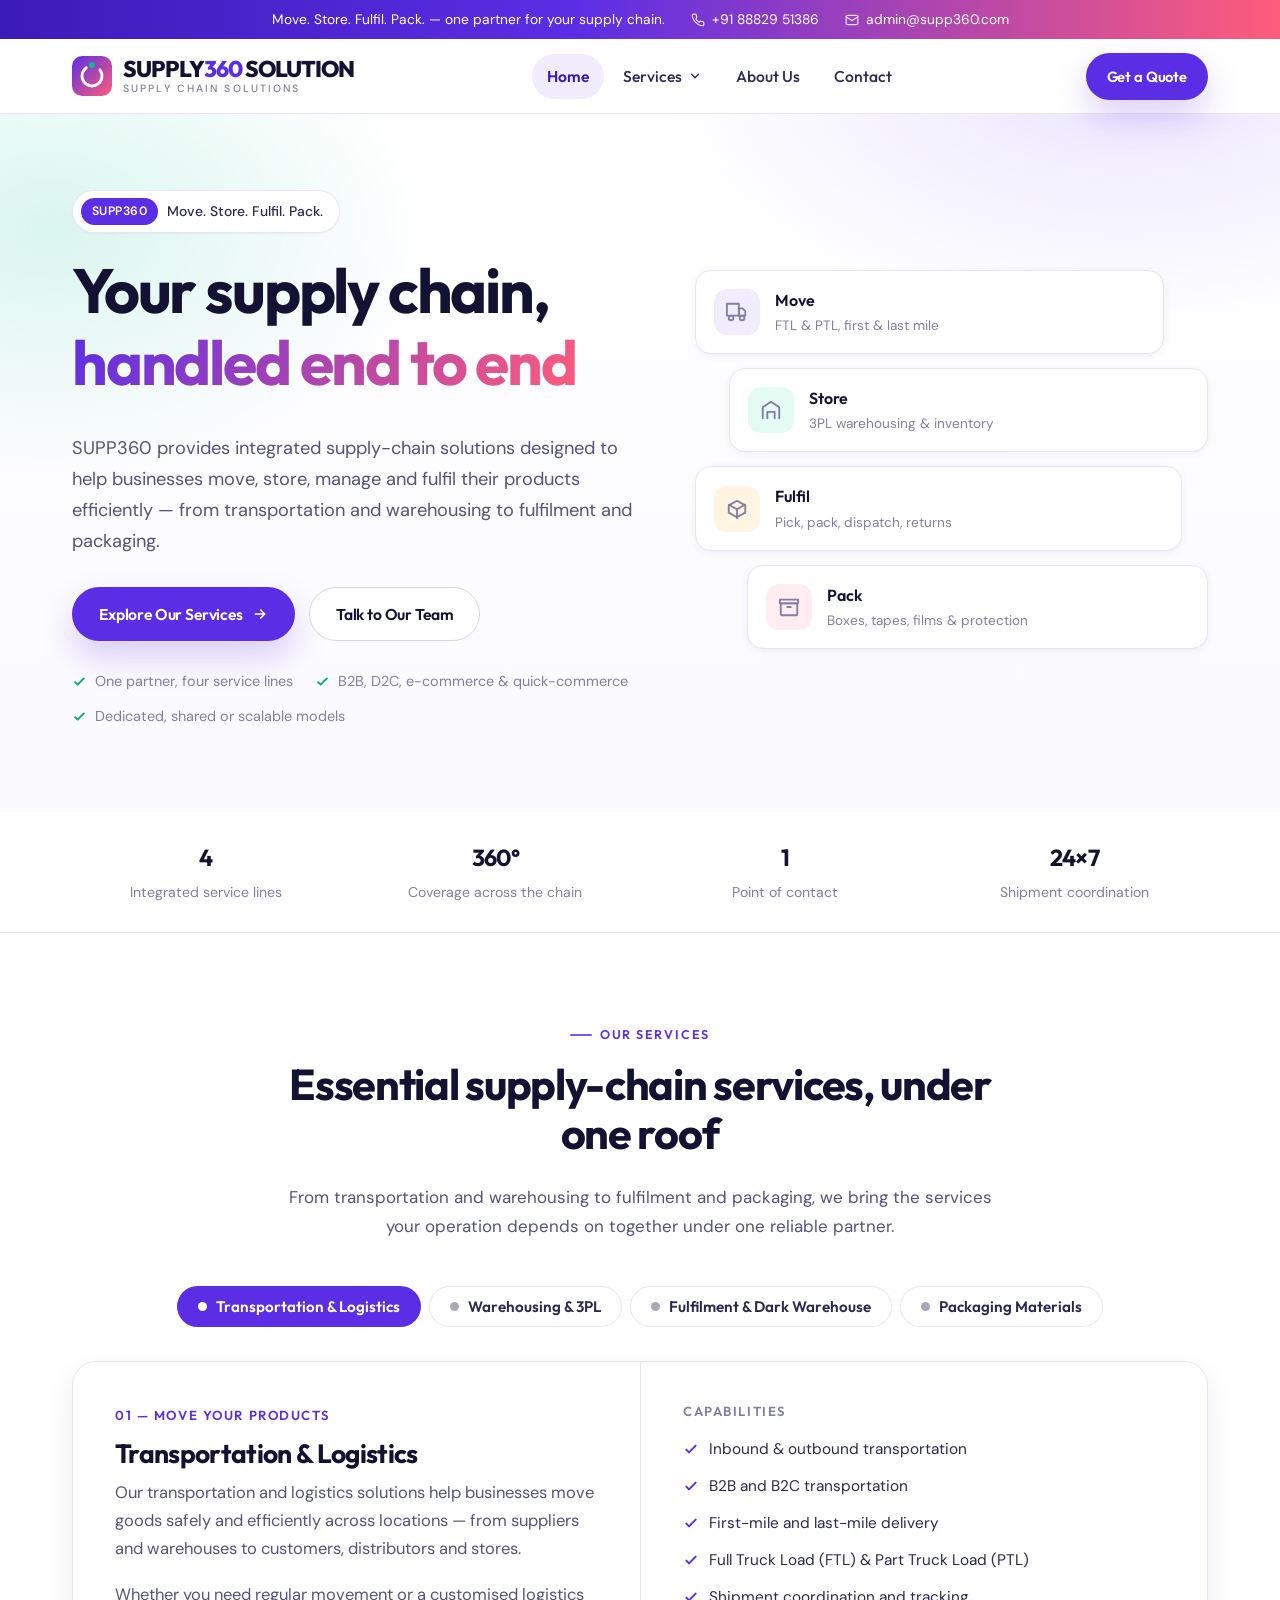
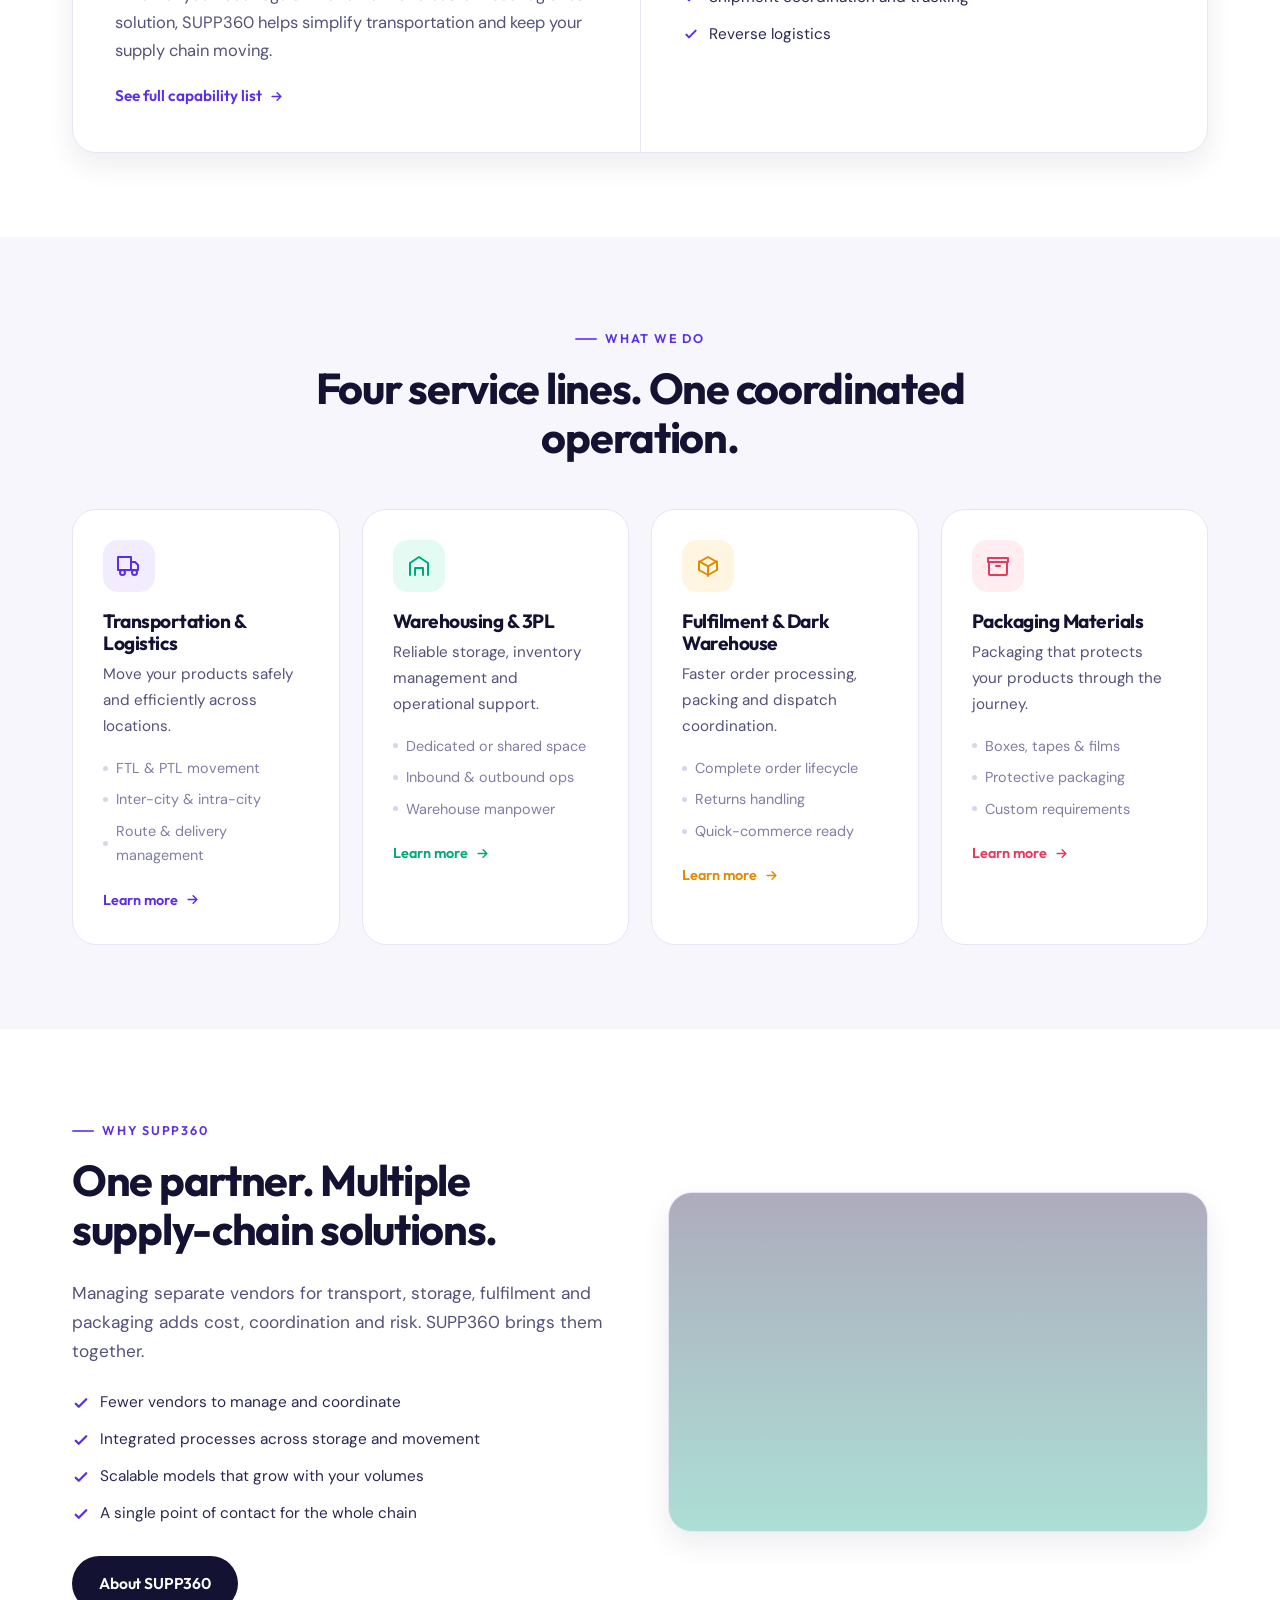
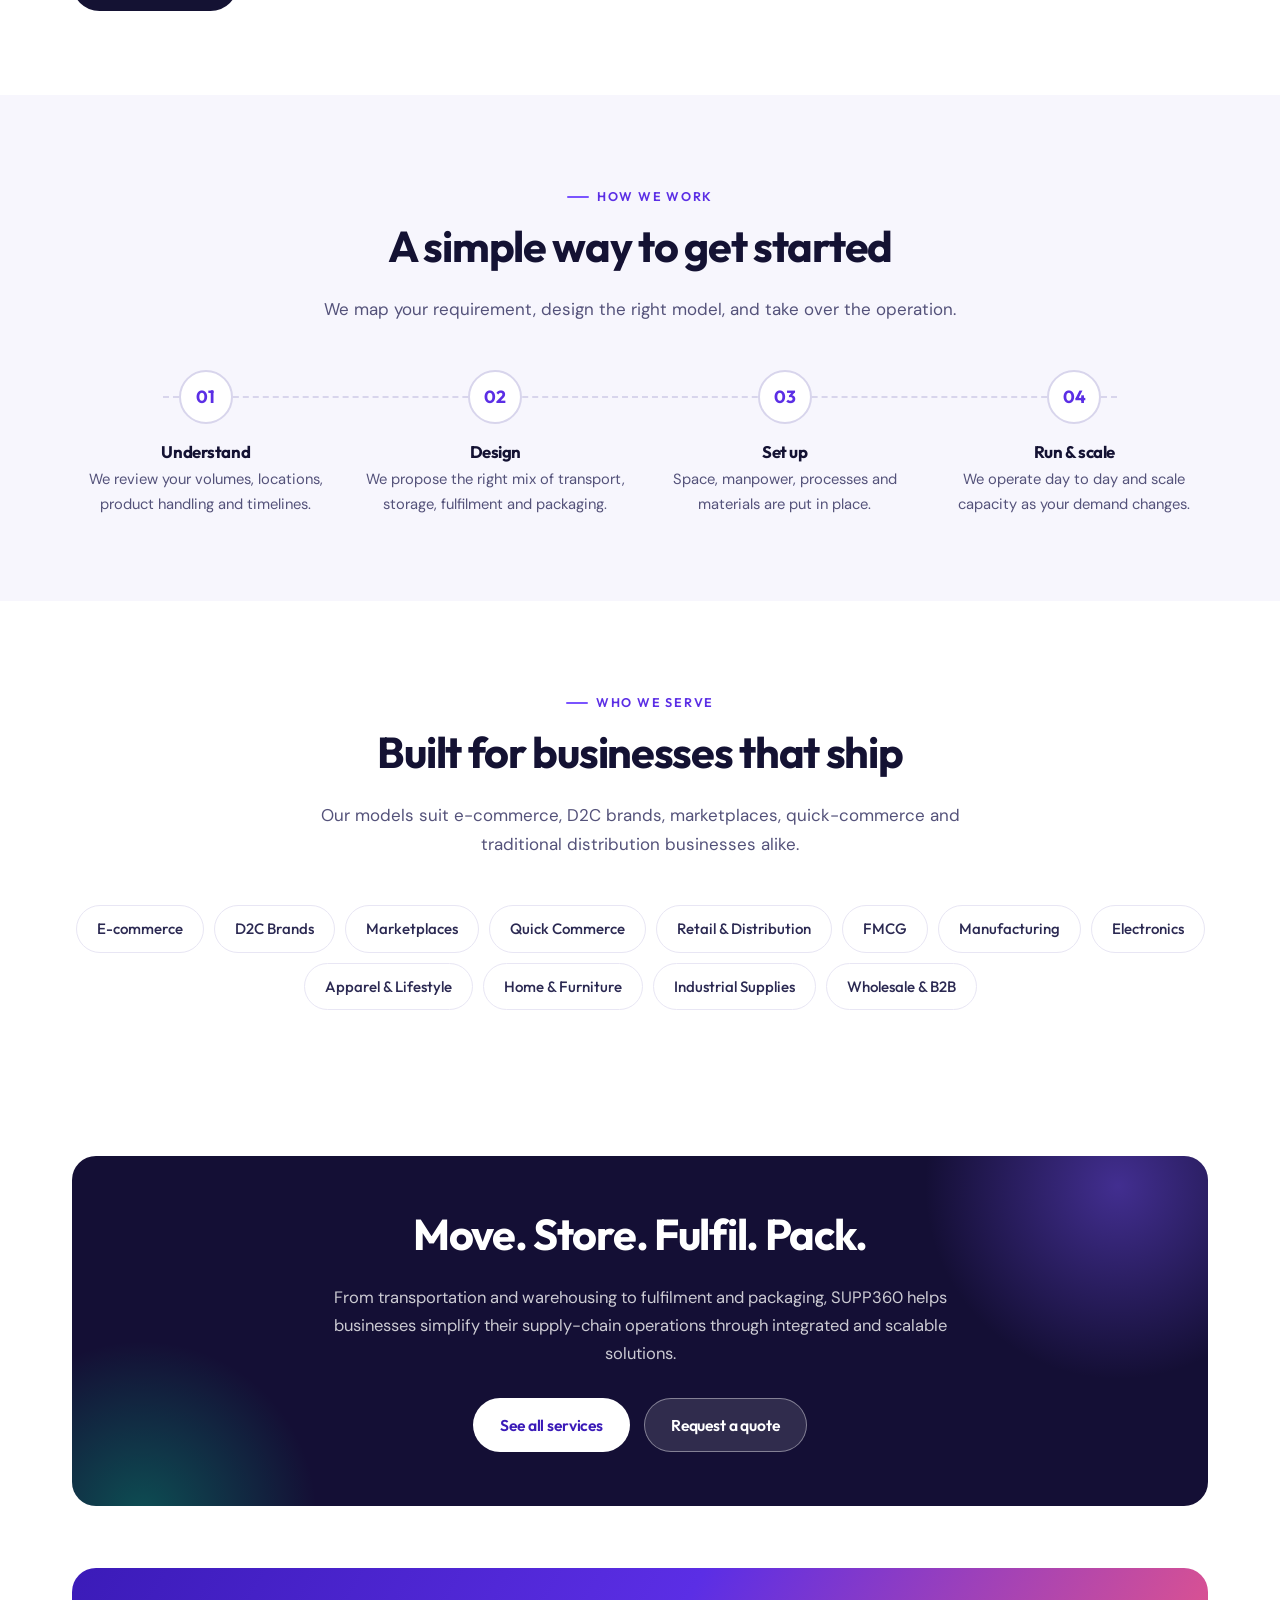
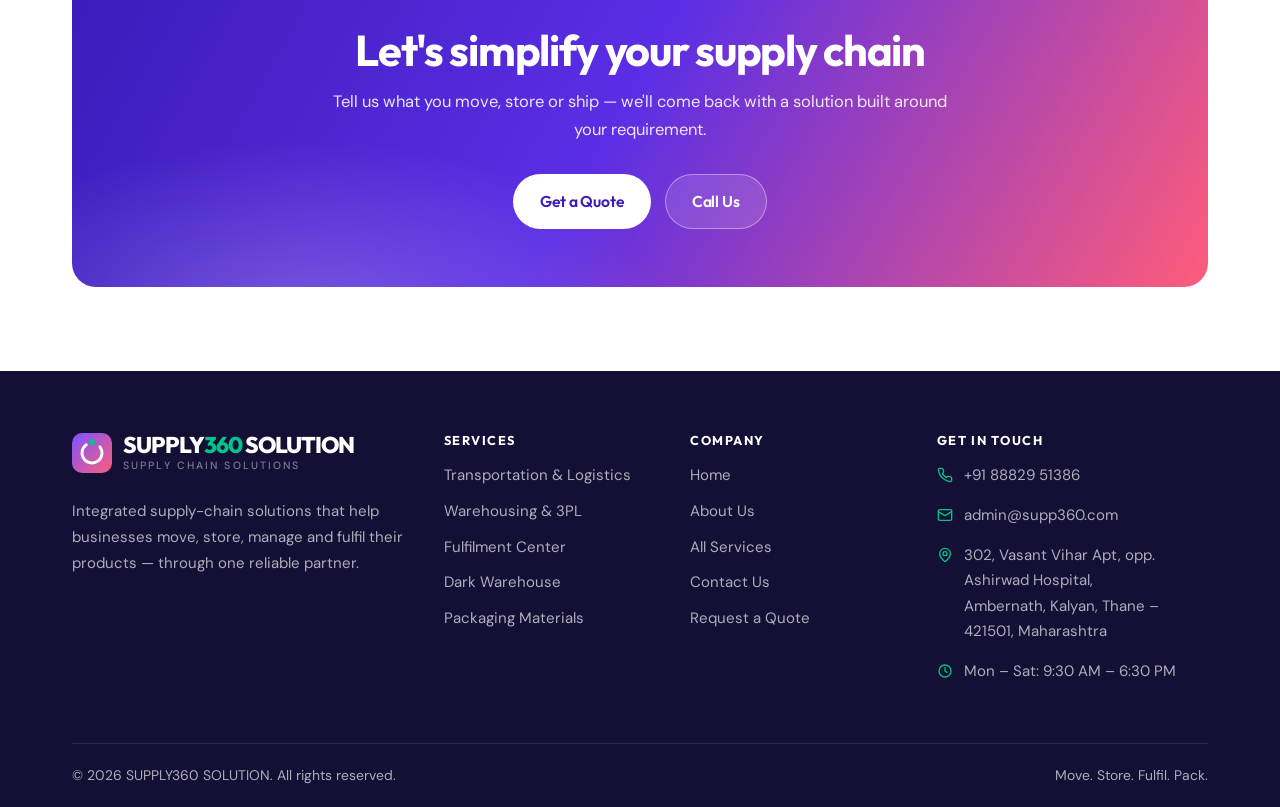
<file: index.html>
<!DOCTYPE html>
<html lang="en">
<head>
<meta charset="utf-8">
<meta name="viewport" content="width=device-width, initial-scale=1">
<title>SUPPLY360 SOLUTION — Integrated Supply Chain Solutions | Transportation, Warehousing, Fulfilment & Packaging</title>
<meta name="description" content="SUPP360 provides integrated supply-chain solutions — transportation and logistics, warehousing and 3PL, fulfilment centers and dark warehouses, and packaging materials — under one reliable partner.">
<meta name="keywords" content="supply chain solutions, 3PL company, warehousing services, fulfilment center, dark warehouse, transportation and logistics, packaging materials supplier, SUPP360">
<meta name="author" content="SUPP360">
<meta name="robots" content="index, follow">
<link rel="canonical" href="https://supp360.com/">

<meta property="og:type" content="website">
<meta property="og:site_name" content="SUPPLY360 SOLUTION">
<meta property="og:title" content="SUPPLY360 SOLUTION — Integrated Supply Chain Solutions | Transportation, Warehousing, Fulfilment & Packaging">
<meta property="og:description" content="SUPP360 provides integrated supply-chain solutions — transportation and logistics, warehousing and 3PL, fulfilment centers and dark warehouses, and packaging materials — under one reliable partner.">
<meta property="og:url" content="https://supp360.com/">
<meta property="og:image" content="https://supp360.com/assets/img/og-image.svg">
<meta name="twitter:card" content="summary_large_image">
<meta name="twitter:title" content="SUPPLY360 SOLUTION — Integrated Supply Chain Solutions | Transportation, Warehousing, Fulfilment & Packaging">
<meta name="twitter:description" content="SUPP360 provides integrated supply-chain solutions — transportation and logistics, warehousing and 3PL, fulfilment centers and dark warehouses, and packaging materials — under one reliable partner.">

<meta name="theme-color" content="#5B2EE5">
<link rel="icon" href="/assets/img/favicon.svg" type="image/svg+xml">
<link rel="apple-touch-icon" href="/assets/img/favicon.svg">

<link rel="preconnect" href="https://fonts.googleapis.com">
<link rel="preconnect" href="https://fonts.gstatic.com" crossorigin>
<link rel="preconnect" href="https://images.unsplash.com">
<link href="https://fonts.googleapis.com/css2?family=Outfit:wght@400;500;600;700;800&family=DM+Sans:opsz,wght@9..40,400;9..40,500;9..40,700&display=swap" rel="stylesheet">
<link rel="stylesheet" href="/assets/css/styles.css">
</head>
<body>
<a class="skip-link" href="#main">Skip to main content</a>

<div class="topbar">
  <div class="container">
    <span>Move. Store. Fulfil. Pack. — one partner for your supply chain.</span>
    <a href="tel:+918882951386"><svg width="14" height="14" viewBox="0 0 24 24" fill="none" stroke="currentColor" stroke-width="2" stroke-linecap="round" stroke-linejoin="round" aria-hidden="true"><path d="M22 16.9v3a2 2 0 0 1-2.2 2 19.8 19.8 0 0 1-8.6-3.1 19.5 19.5 0 0 1-6-6A19.8 19.8 0 0 1 2.1 4.2 2 2 0 0 1 4.1 2h3a2 2 0 0 1 2 1.7c.1 1 .4 1.9.7 2.8a2 2 0 0 1-.5 2.1L8.1 9.9a16 16 0 0 0 6 6l1.3-1.3a2 2 0 0 1 2.1-.4c.9.3 1.8.6 2.8.7a2 2 0 0 1 1.7 2Z"/></svg>+91 88829 51386</a>
    <a href="mailto:admin@supp360.com"><svg width="14" height="14" viewBox="0 0 24 24" fill="none" stroke="currentColor" stroke-width="2" stroke-linecap="round" stroke-linejoin="round" aria-hidden="true"><rect x="2" y="4" width="20" height="16" rx="2"/><path d="m2 7 10 6 10-6"/></svg>admin@supp360.com</a>
  </div>
</div>

<header class="site-header">
  <div class="container header-inner">
    <a class="brand" href="/" aria-label="SUPPLY360 SOLUTION — Home">
      <svg class="brand-mark" viewBox="0 0 64 64" aria-hidden="true" focusable="false">
        <defs><linearGradient id="bm" x1="0" y1="0" x2="1" y2="1"><stop offset="0" stop-color="#5B2EE5"/><stop offset="1" stop-color="#FF5C7A"/></linearGradient></defs>
        <rect width="64" height="64" rx="16" fill="url(#bm)"/>
        <circle cx="32" cy="32" r="16" fill="none" stroke="#fff" stroke-width="4.5" stroke-linecap="round" stroke-dasharray="76 24" transform="rotate(-38 32 32)"/>
        <circle cx="32" cy="14.5" r="4.6" fill="#00C48C"/>
      </svg>
      <span class="brand-text">
        <span class="brand-name">SUPPLY<b>360</b> SOLUTION</span>
        <span class="brand-sub">Supply Chain Solutions</span>
      </span>
    </a>

    <nav class="nav" id="primary-nav" aria-label="Primary navigation">
      <a href="/" data-nav="home" aria-current="page">Home</a>
      <div class="nav-item" data-nav="services">
        <button type="button" aria-expanded="false">Services
          <svg width="14" height="14" viewBox="0 0 24 24" fill="none" stroke="currentColor" stroke-width="2.4" stroke-linecap="round" stroke-linejoin="round" aria-hidden="true"><path d="m6 9 6 6 6-6"/></svg>
        </button>
        <div class="mega">
          <div class="mega-grid">
            <a class="mega-link" href="/services#transportation">
              <span class="ico c-violet"><svg width="19" height="19" viewBox="0 0 24 24" fill="none" stroke="currentColor" stroke-width="2" stroke-linecap="round" stroke-linejoin="round" aria-hidden="true"><path d="M1 3h13v13H1z"/><path d="M14 8h4l3 3v5h-7z"/><circle cx="5.5" cy="18.5" r="2.5"/><circle cx="17.5" cy="18.5" r="2.5"/></svg></span>
              <span><b>Transportation &amp; Logistics</b><span>FTL, PTL, first &amp; last mile, tracking</span></span>
            </a>
            <a class="mega-link" href="/services#warehousing">
              <span class="ico c-mint"><svg width="19" height="19" viewBox="0 0 24 24" fill="none" stroke="currentColor" stroke-width="2" stroke-linecap="round" stroke-linejoin="round" aria-hidden="true"><path d="M3 21V9l9-6 9 6v12"/><path d="M8 21v-7h8v7"/></svg></span>
              <span><b>Warehousing &amp; 3PL</b><span>Storage, inventory, warehouse setup</span></span>
            </a>
            <a class="mega-link" href="/services#fulfilment">
              <span class="ico c-amber"><svg width="19" height="19" viewBox="0 0 24 24" fill="none" stroke="currentColor" stroke-width="2" stroke-linecap="round" stroke-linejoin="round" aria-hidden="true"><path d="M21 16V8l-9-5-9 5v8l9 5 9-5Z"/><path d="m3.3 7.3 8.7 5 8.7-5"/><path d="M12 22V12.3"/></svg></span>
              <span><b>Fulfilment &amp; Dark Warehouse</b><span>Pick, pack, dispatch, returns</span></span>
            </a>
            <a class="mega-link" href="/services#packaging">
              <span class="ico c-coral"><svg width="19" height="19" viewBox="0 0 24 24" fill="none" stroke="currentColor" stroke-width="2" stroke-linecap="round" stroke-linejoin="round" aria-hidden="true"><path d="M3 8h18v12a1 1 0 0 1-1 1H4a1 1 0 0 1-1-1Z"/><path d="M2 4h20v4H2z"/><path d="M10 12h4"/></svg></span>
              <span><b>Packaging Materials</b><span>Boxes, tapes, films, protective packing</span></span>
            </a>
          </div>
          <div class="mega-foot">
            <p><strong>One partner. Multiple supply-chain solutions.</strong></p>
            <a class="link-arrow" href="/services">View all services <svg width="15" height="15" viewBox="0 0 24 24" fill="none" stroke="currentColor" stroke-width="2.4" stroke-linecap="round" stroke-linejoin="round" aria-hidden="true"><path d="M5 12h14M13 6l6 6-6 6"/></svg></a>
          </div>
        </div>
      </div>
      <a href="/about" data-nav="about">About Us</a>
      <a href="/contact" data-nav="contact">Contact</a>
    </nav>

    <div class="header-cta">
      <a class="btn btn--primary btn--sm" href="/contact#enquiry">Get a Quote</a>
      <button class="nav-toggle" type="button" aria-expanded="false" aria-controls="primary-nav" aria-label="Open menu">
        <svg class="i-open" width="20" height="20" viewBox="0 0 24 24" fill="none" stroke="currentColor" stroke-width="2.2" stroke-linecap="round" aria-hidden="true"><path d="M3 6h18M3 12h18M3 18h18"/></svg><svg class="i-close" width="20" height="20" viewBox="0 0 24 24" fill="none" stroke="currentColor" stroke-width="2.2" stroke-linecap="round" aria-hidden="true"><path d="M6 6l12 12M18 6 6 18"/></svg>
      </button>
    </div>
  </div>
</header>

<main id="main">
<!-- ===== HERO ===== -->
<section class="hero">
  <div class="container">
    <div class="hero-grid">
      <div class="hero-copy">
        <span class="pill"><b>SUPP360</b> Move. Store. Fulfil. Pack.</span>
        <h1>Your supply chain, <span>handled end to end</span></h1>
        <p class="lead">SUPP360 provides integrated supply-chain solutions designed to help businesses move, store, manage and fulfil their products efficiently — from transportation and warehousing to fulfilment and packaging.</p>
        <div class="btn-row">
          <a class="btn btn--primary" href="/services">Explore Our Services
            <svg width="16" height="16" viewBox="0 0 24 24" fill="none" stroke="currentColor" stroke-width="2.4" stroke-linecap="round" stroke-linejoin="round" aria-hidden="true"><path d="M5 12h14M13 6l6 6-6 6"/></svg>
          </a>
          <a class="btn btn--outline" href="/contact#enquiry">Talk to Our Team</a>
        </div>
        <div class="hero-meta">
          <span><svg width="15" height="15" viewBox="0 0 24 24" fill="none" stroke="currentColor" stroke-width="3" stroke-linecap="round" stroke-linejoin="round" aria-hidden="true"><path d="m5 13 4 4L19 7"/></svg>One partner, four service lines</span>
          <span><svg width="15" height="15" viewBox="0 0 24 24" fill="none" stroke="currentColor" stroke-width="3" stroke-linecap="round" stroke-linejoin="round" aria-hidden="true"><path d="m5 13 4 4L19 7"/></svg>B2B, D2C, e-commerce &amp; quick-commerce</span>
          <span><svg width="15" height="15" viewBox="0 0 24 24" fill="none" stroke="currentColor" stroke-width="3" stroke-linecap="round" stroke-linejoin="round" aria-hidden="true"><path d="m5 13 4 4L19 7"/></svg>Dedicated, shared or scalable models</span>
        </div>
      </div>

      <div class="hero-visual" aria-hidden="true">
        <div class="stack">
          <div class="stack-card">
            <span class="ico c-violet"><svg width="22" height="22" viewBox="0 0 24 24" fill="none" stroke="currentColor" stroke-width="2" stroke-linecap="round" stroke-linejoin="round"><path d="M1 3h13v13H1z"/><path d="M14 8h4l3 3v5h-7z"/><circle cx="5.5" cy="18.5" r="2.5"/><circle cx="17.5" cy="18.5" r="2.5"/></svg></span>
            <span><b>Move</b><span>FTL &amp; PTL, first &amp; last mile</span></span>
          </div>
          <div class="stack-card">
            <span class="ico c-mint"><svg width="22" height="22" viewBox="0 0 24 24" fill="none" stroke="currentColor" stroke-width="2" stroke-linecap="round" stroke-linejoin="round"><path d="M3 21V9l9-6 9 6v12"/><path d="M8 21v-7h8v7"/></svg></span>
            <span><b>Store</b><span>3PL warehousing &amp; inventory</span></span>
          </div>
          <div class="stack-card">
            <span class="ico c-amber"><svg width="22" height="22" viewBox="0 0 24 24" fill="none" stroke="currentColor" stroke-width="2" stroke-linecap="round" stroke-linejoin="round"><path d="M21 16V8l-9-5-9 5v8l9 5 9-5Z"/><path d="m3.3 7.3 8.7 5 8.7-5"/><path d="M12 22V12.3"/></svg></span>
            <span><b>Fulfil</b><span>Pick, pack, dispatch, returns</span></span>
          </div>
          <div class="stack-card">
            <span class="ico c-coral"><svg width="22" height="22" viewBox="0 0 24 24" fill="none" stroke="currentColor" stroke-width="2" stroke-linecap="round" stroke-linejoin="round"><path d="M3 8h18v12a1 1 0 0 1-1 1H4a1 1 0 0 1-1-1Z"/><path d="M2 4h20v4H2z"/><path d="M10 12h4"/></svg></span>
            <span><b>Pack</b><span>Boxes, tapes, films &amp; protection</span></span>
          </div>
        </div>
      </div>
    </div>
  </div>
</section>

<!-- ===== STRIP ===== -->
<section class="strip">
  <div class="container">
    <div class="strip-grid">
      <div class="strip-item"><b>4</b><span>Integrated service lines</span></div>
      <div class="strip-item"><b>360&deg;</b><span>Coverage across the chain</span></div>
      <div class="strip-item"><b>1</b><span>Point of contact</span></div>
      <div class="strip-item"><b>24&times;7</b><span>Shipment coordination</span></div>
    </div>
  </div>
</section>

<!-- ===== SERVICES TABS ===== -->
<section class="section">
  <div class="container">
    <div class="section-head">
      <span class="eyebrow">Our Services</span>
      <h2>Essential supply-chain services, under one roof</h2>
      <p>From transportation and warehousing to fulfilment and packaging, we bring the services your operation depends on together under one reliable partner.</p>
    </div>

    <div class="tab-group">
      <div class="tabs" role="tablist" aria-label="Service lines">
        <button class="tab" data-accent="violet" role="tab" id="tab-1" aria-controls="panel-1" aria-selected="true"><span class="dot"></span>Transportation &amp; Logistics</button>
        <button class="tab" data-accent="mint" role="tab" id="tab-2" aria-controls="panel-2" aria-selected="false"><span class="dot"></span>Warehousing &amp; 3PL</button>
        <button class="tab" data-accent="amber" role="tab" id="tab-3" aria-controls="panel-3" aria-selected="false"><span class="dot"></span>Fulfilment &amp; Dark Warehouse</button>
        <button class="tab" data-accent="coral" role="tab" id="tab-4" aria-controls="panel-4" aria-selected="false"><span class="dot"></span>Packaging Materials</button>
      </div>

      <div class="panel is-active" id="panel-1" role="tabpanel" aria-labelledby="tab-1">
        <div class="panel-card">
          <div class="panel-body">
            <span class="kicker" style="color:var(--violet-600)">01 — Move your products</span>
            <h3>Transportation &amp; Logistics</h3>
            <p>Our transportation and logistics solutions help businesses move goods safely and efficiently across locations — from suppliers and warehouses to customers, distributors and stores.</p>
            <p>Whether you need regular movement or a customised logistics solution, SUPP360 helps simplify transportation and keep your supply chain moving.</p>
            <a class="link-arrow" href="/services#transportation" style="color:var(--violet-600)">See full capability list <svg width="15" height="15" viewBox="0 0 24 24" fill="none" stroke="currentColor" stroke-width="2.4" stroke-linecap="round" stroke-linejoin="round" aria-hidden="true"><path d="M5 12h14M13 6l6 6-6 6"/></svg></a>
          </div>
          <div class="panel-aside">
            <h4>Capabilities</h4>
            <ul class="tick-list">
              <li><svg width="16" height="16" viewBox="0 0 24 24" fill="none" stroke="var(--violet-600)" stroke-width="3" stroke-linecap="round" stroke-linejoin="round" aria-hidden="true"><path d="m5 13 4 4L19 7"/></svg><span>Inbound &amp; outbound transportation</span></li>
              <li><svg width="16" height="16" viewBox="0 0 24 24" fill="none" stroke="var(--violet-600)" stroke-width="3" stroke-linecap="round" stroke-linejoin="round" aria-hidden="true"><path d="m5 13 4 4L19 7"/></svg><span>B2B and B2C transportation</span></li>
              <li><svg width="16" height="16" viewBox="0 0 24 24" fill="none" stroke="var(--violet-600)" stroke-width="3" stroke-linecap="round" stroke-linejoin="round" aria-hidden="true"><path d="m5 13 4 4L19 7"/></svg><span>First-mile and last-mile delivery</span></li>
              <li><svg width="16" height="16" viewBox="0 0 24 24" fill="none" stroke="var(--violet-600)" stroke-width="3" stroke-linecap="round" stroke-linejoin="round" aria-hidden="true"><path d="m5 13 4 4L19 7"/></svg><span>Full Truck Load (FTL) &amp; Part Truck Load (PTL)</span></li>
              <li><svg width="16" height="16" viewBox="0 0 24 24" fill="none" stroke="var(--violet-600)" stroke-width="3" stroke-linecap="round" stroke-linejoin="round" aria-hidden="true"><path d="m5 13 4 4L19 7"/></svg><span>Shipment coordination and tracking</span></li>
              <li><svg width="16" height="16" viewBox="0 0 24 24" fill="none" stroke="var(--violet-600)" stroke-width="3" stroke-linecap="round" stroke-linejoin="round" aria-hidden="true"><path d="m5 13 4 4L19 7"/></svg><span>Reverse logistics</span></li>
            </ul>
          </div>
        </div>
      </div>

      <div class="panel" id="panel-2" role="tabpanel" aria-labelledby="tab-2">
        <div class="panel-card">
          <div class="panel-body">
            <span class="kicker" style="color:var(--mint-600)">02 — Storage that works</span>
            <h3>Warehousing, 3PL &amp; Infrastructure</h3>
            <p>Flexible warehousing and third-party logistics for businesses that need reliable storage, inventory management and operational support without building and managing everything themselves.</p>
            <p>Our 3PL solutions let you outsource warehousing and related supply-chain operations to a single partner — dedicated, shared or scalable.</p>
            <a class="link-arrow" href="/services#warehousing" style="color:var(--mint-600)">See full capability list <svg width="15" height="15" viewBox="0 0 24 24" fill="none" stroke="currentColor" stroke-width="2.4" stroke-linecap="round" stroke-linejoin="round" aria-hidden="true"><path d="M5 12h14M13 6l6 6-6 6"/></svg></a>
          </div>
          <div class="panel-aside">
            <h4>Capabilities</h4>
            <ul class="tick-list">
              <li><svg width="16" height="16" viewBox="0 0 24 24" fill="none" stroke="var(--mint-600)" stroke-width="3" stroke-linecap="round" stroke-linejoin="round" aria-hidden="true"><path d="m5 13 4 4L19 7"/></svg><span>Third-Party Logistics (3PL)</span></li>
              <li><svg width="16" height="16" viewBox="0 0 24 24" fill="none" stroke="var(--mint-600)" stroke-width="3" stroke-linecap="round" stroke-linejoin="round" aria-hidden="true"><path d="m5 13 4 4L19 7"/></svg><span>Storage &amp; inventory management</span></li>
              <li><svg width="16" height="16" viewBox="0 0 24 24" fill="none" stroke="var(--mint-600)" stroke-width="3" stroke-linecap="round" stroke-linejoin="round" aria-hidden="true"><path d="m5 13 4 4L19 7"/></svg><span>Pick, pack and dispatch operations</span></li>
              <li><svg width="16" height="16" viewBox="0 0 24 24" fill="none" stroke="var(--mint-600)" stroke-width="3" stroke-linecap="round" stroke-linejoin="round" aria-hidden="true"><path d="m5 13 4 4L19 7"/></svg><span>Warehouse manpower &amp; cross-docking</span></li>
              <li><svg width="16" height="16" viewBox="0 0 24 24" fill="none" stroke="var(--mint-600)" stroke-width="3" stroke-linecap="round" stroke-linejoin="round" aria-hidden="true"><path d="m5 13 4 4L19 7"/></svg><span>Distribution support</span></li>
              <li><svg width="16" height="16" viewBox="0 0 24 24" fill="none" stroke="var(--mint-600)" stroke-width="3" stroke-linecap="round" stroke-linejoin="round" aria-hidden="true"><path d="m5 13 4 4L19 7"/></svg><span>Warehouse setup and infrastructure</span></li>
            </ul>
          </div>
        </div>
      </div>

      <div class="panel" id="panel-3" role="tabpanel" aria-labelledby="tab-3">
        <div class="panel-card">
          <div class="panel-body">
            <span class="kicker" style="color:var(--amber-600)">03 — Built for speed</span>
            <h3>Fulfilment Center &amp; Dark Warehouse</h3>
            <p>Efficient order processing, inventory handling, packing, dispatch and delivery coordination — from receiving inventory to preparing orders for dispatch.</p>
            <p>Our dark warehouse model focuses purely on fulfilment and distribution, making it suitable for e-commerce, D2C brands, marketplaces and quick-commerce.</p>
            <a class="link-arrow" href="/services#fulfilment" style="color:var(--amber-600)">See full capability list <svg width="15" height="15" viewBox="0 0 24 24" fill="none" stroke="currentColor" stroke-width="2.4" stroke-linecap="round" stroke-linejoin="round" aria-hidden="true"><path d="M5 12h14M13 6l6 6-6 6"/></svg></a>
          </div>
          <div class="panel-aside">
            <h4>Capabilities</h4>
            <ul class="tick-list">
              <li><svg width="16" height="16" viewBox="0 0 24 24" fill="none" stroke="var(--amber-600)" stroke-width="3" stroke-linecap="round" stroke-linejoin="round" aria-hidden="true"><path d="m5 13 4 4L19 7"/></svg><span>Inventory receiving &amp; storage</span></li>
              <li><svg width="16" height="16" viewBox="0 0 24 24" fill="none" stroke="var(--amber-600)" stroke-width="3" stroke-linecap="round" stroke-linejoin="round" aria-hidden="true"><path d="m5 13 4 4L19 7"/></svg><span>Order processing &amp; picking</span></li>
              <li><svg width="16" height="16" viewBox="0 0 24 24" fill="none" stroke="var(--amber-600)" stroke-width="3" stroke-linecap="round" stroke-linejoin="round" aria-hidden="true"><path d="m5 13 4 4L19 7"/></svg><span>Packing, labelling &amp; dispatch</span></li>
              <li><svg width="16" height="16" viewBox="0 0 24 24" fill="none" stroke="var(--amber-600)" stroke-width="3" stroke-linecap="round" stroke-linejoin="round" aria-hidden="true"><path d="m5 13 4 4L19 7"/></svg><span>Returns &amp; reverse logistics</span></li>
              <li><svg width="16" height="16" viewBox="0 0 24 24" fill="none" stroke="var(--amber-600)" stroke-width="3" stroke-linecap="round" stroke-linejoin="round" aria-hidden="true"><path d="m5 13 4 4L19 7"/></svg><span>Order and inventory coordination</span></li>
              <li><svg width="16" height="16" viewBox="0 0 24 24" fill="none" stroke="var(--amber-600)" stroke-width="3" stroke-linecap="round" stroke-linejoin="round" aria-hidden="true"><path d="m5 13 4 4L19 7"/></svg><span>Dark warehouse operations</span></li>
            </ul>
          </div>
        </div>
      </div>

      <div class="panel" id="panel-4" role="tabpanel" aria-labelledby="tab-4">
        <div class="panel-card">
          <div class="panel-body">
            <span class="kicker" style="color:var(--coral-600)">04 — Protect what you ship</span>
            <h3>Packaging Materials</h3>
            <p>Packaging material solutions that support storage, transportation, fulfilment and delivery operations — matched to your product, handling requirements and transit conditions.</p>
            <p>From everyday shipping requirements to specialised packaging needs, we help maintain consistent packaging standards across your operation.</p>
            <a class="link-arrow" href="/services#packaging" style="color:var(--coral-600)">See full capability list <svg width="15" height="15" viewBox="0 0 24 24" fill="none" stroke="currentColor" stroke-width="2.4" stroke-linecap="round" stroke-linejoin="round" aria-hidden="true"><path d="M5 12h14M13 6l6 6-6 6"/></svg></a>
          </div>
          <div class="panel-aside">
            <h4>Capabilities</h4>
            <ul class="tick-list">
              <li><svg width="16" height="16" viewBox="0 0 24 24" fill="none" stroke="var(--coral-600)" stroke-width="3" stroke-linecap="round" stroke-linejoin="round" aria-hidden="true"><path d="m5 13 4 4L19 7"/></svg><span>Corrugated boxes &amp; shipping cartons</span></li>
              <li><svg width="16" height="16" viewBox="0 0 24 24" fill="none" stroke="var(--coral-600)" stroke-width="3" stroke-linecap="round" stroke-linejoin="round" aria-hidden="true"><path d="m5 13 4 4L19 7"/></svg><span>Packaging tapes &amp; stretch films</span></li>
              <li><svg width="16" height="16" viewBox="0 0 24 24" fill="none" stroke="var(--coral-600)" stroke-width="3" stroke-linecap="round" stroke-linejoin="round" aria-hidden="true"><path d="m5 13 4 4L19 7"/></svg><span>Bubble wraps &amp; protective packaging</span></li>
              <li><svg width="16" height="16" viewBox="0 0 24 24" fill="none" stroke="var(--coral-600)" stroke-width="3" stroke-linecap="round" stroke-linejoin="round" aria-hidden="true"><path d="m5 13 4 4L19 7"/></svg><span>E-commerce packaging</span></li>
              <li><svg width="16" height="16" viewBox="0 0 24 24" fill="none" stroke="var(--coral-600)" stroke-width="3" stroke-linecap="round" stroke-linejoin="round" aria-hidden="true"><path d="m5 13 4 4L19 7"/></svg><span>Labels and shipping materials</span></li>
              <li><svg width="16" height="16" viewBox="0 0 24 24" fill="none" stroke="var(--coral-600)" stroke-width="3" stroke-linecap="round" stroke-linejoin="round" aria-hidden="true"><path d="m5 13 4 4L19 7"/></svg><span>Customized packaging solutions</span></li>
            </ul>
          </div>
        </div>
      </div>
    </div>
  </div>
</section>

<!-- ===== SERVICE CARDS ===== -->
<section class="section section--tint">
  <div class="container">
    <div class="section-head">
      <span class="eyebrow">What we do</span>
      <h2>Four service lines. One coordinated operation.</h2>
    </div>
    <div class="grid grid-4">
      <article class="card reveal" data-accent="violet">
        <span class="ico c-violet"><svg width="24" height="24" viewBox="0 0 24 24" fill="none" stroke="currentColor" stroke-width="2" stroke-linecap="round" stroke-linejoin="round" aria-hidden="true"><path d="M1 3h13v13H1z"/><path d="M14 8h4l3 3v5h-7z"/><circle cx="5.5" cy="18.5" r="2.5"/><circle cx="17.5" cy="18.5" r="2.5"/></svg></span>
        <h3>Transportation &amp; Logistics</h3>
        <p>Move your products safely and efficiently across locations.</p>
        <ul class="mini-list"><li>FTL &amp; PTL movement</li><li>Inter-city &amp; intra-city</li><li>Route &amp; delivery management</li></ul>
        <a class="link-arrow" href="/services#transportation">Learn more <svg width="15" height="15" viewBox="0 0 24 24" fill="none" stroke="currentColor" stroke-width="2.4" stroke-linecap="round" stroke-linejoin="round" aria-hidden="true"><path d="M5 12h14M13 6l6 6-6 6"/></svg></a>
      </article>
      <article class="card reveal" data-accent="mint">
        <span class="ico c-mint"><svg width="24" height="24" viewBox="0 0 24 24" fill="none" stroke="currentColor" stroke-width="2" stroke-linecap="round" stroke-linejoin="round" aria-hidden="true"><path d="M3 21V9l9-6 9 6v12"/><path d="M8 21v-7h8v7"/></svg></span>
        <h3>Warehousing &amp; 3PL</h3>
        <p>Reliable storage, inventory management and operational support.</p>
        <ul class="mini-list"><li>Dedicated or shared space</li><li>Inbound &amp; outbound ops</li><li>Warehouse manpower</li></ul>
        <a class="link-arrow" href="/services#warehousing" style="color:var(--mint-600)">Learn more <svg width="15" height="15" viewBox="0 0 24 24" fill="none" stroke="currentColor" stroke-width="2.4" stroke-linecap="round" stroke-linejoin="round" aria-hidden="true"><path d="M5 12h14M13 6l6 6-6 6"/></svg></a>
      </article>
      <article class="card reveal" data-accent="amber">
        <span class="ico c-amber"><svg width="24" height="24" viewBox="0 0 24 24" fill="none" stroke="currentColor" stroke-width="2" stroke-linecap="round" stroke-linejoin="round" aria-hidden="true"><path d="M21 16V8l-9-5-9 5v8l9 5 9-5Z"/><path d="m3.3 7.3 8.7 5 8.7-5"/><path d="M12 22V12.3"/></svg></span>
        <h3>Fulfilment &amp; Dark Warehouse</h3>
        <p>Faster order processing, packing and dispatch coordination.</p>
        <ul class="mini-list"><li>Complete order lifecycle</li><li>Returns handling</li><li>Quick-commerce ready</li></ul>
        <a class="link-arrow" href="/services#fulfilment" style="color:var(--amber-600)">Learn more <svg width="15" height="15" viewBox="0 0 24 24" fill="none" stroke="currentColor" stroke-width="2.4" stroke-linecap="round" stroke-linejoin="round" aria-hidden="true"><path d="M5 12h14M13 6l6 6-6 6"/></svg></a>
      </article>
      <article class="card reveal" data-accent="coral">
        <span class="ico c-coral"><svg width="24" height="24" viewBox="0 0 24 24" fill="none" stroke="currentColor" stroke-width="2" stroke-linecap="round" stroke-linejoin="round" aria-hidden="true"><path d="M3 8h18v12a1 1 0 0 1-1 1H4a1 1 0 0 1-1-1Z"/><path d="M2 4h20v4H2z"/><path d="M10 12h4"/></svg></span>
        <h3>Packaging Materials</h3>
        <p>Packaging that protects your products through the journey.</p>
        <ul class="mini-list"><li>Boxes, tapes &amp; films</li><li>Protective packaging</li><li>Custom requirements</li></ul>
        <a class="link-arrow" href="/services#packaging" style="color:var(--coral-600)">Learn more <svg width="15" height="15" viewBox="0 0 24 24" fill="none" stroke="currentColor" stroke-width="2.4" stroke-linecap="round" stroke-linejoin="round" aria-hidden="true"><path d="M5 12h14M13 6l6 6-6 6"/></svg></a>
      </article>
    </div>
  </div>
</section>

<!-- ===== SPLIT: INTEGRATED ===== -->
<section class="section">
  <div class="container">
    <div class="split">
      <div class="split-content reveal">
        <span class="eyebrow">Why SUPP360</span>
        <h2>One partner. Multiple supply-chain solutions.</h2>
        <p class="lead" style="font-size:1.08rem">Managing separate vendors for transport, storage, fulfilment and packaging adds cost, coordination and risk. SUPP360 brings them together.</p>
        <ul class="tick-list" style="margin-top:22px">
          <li><svg width="18" height="18" viewBox="0 0 24 24" fill="none" stroke="var(--violet-600)" stroke-width="3" stroke-linecap="round" stroke-linejoin="round" aria-hidden="true"><path d="m5 13 4 4L19 7"/></svg><span>Fewer vendors to manage and coordinate</span></li>
          <li><svg width="18" height="18" viewBox="0 0 24 24" fill="none" stroke="var(--violet-600)" stroke-width="3" stroke-linecap="round" stroke-linejoin="round" aria-hidden="true"><path d="m5 13 4 4L19 7"/></svg><span>Integrated processes across storage and movement</span></li>
          <li><svg width="18" height="18" viewBox="0 0 24 24" fill="none" stroke="var(--violet-600)" stroke-width="3" stroke-linecap="round" stroke-linejoin="round" aria-hidden="true"><path d="m5 13 4 4L19 7"/></svg><span>Scalable models that grow with your volumes</span></li>
          <li><svg width="18" height="18" viewBox="0 0 24 24" fill="none" stroke="var(--violet-600)" stroke-width="3" stroke-linecap="round" stroke-linejoin="round" aria-hidden="true"><path d="m5 13 4 4L19 7"/></svg><span>A single point of contact for the whole chain</span></li>
        </ul>
        <div class="btn-row"><a class="btn btn--dark" href="/about">About SUPP360</a></div>
      </div>
      <div class="split-media ph-warehouse reveal" role="img" aria-label="Warehouse operations"></div>
    </div>
  </div>
</section>

<!-- ===== STEPS ===== -->
<section class="section section--tint">
  <div class="container">
    <div class="section-head">
      <span class="eyebrow">How we work</span>
      <h2>A simple way to get started</h2>
      <p>We map your requirement, design the right model, and take over the operation.</p>
    </div>
    <div class="steps">
      <div class="step reveal"><div class="num">01</div><h3>Understand</h3><p>We review your volumes, locations, product handling and timelines.</p></div>
      <div class="step reveal"><div class="num">02</div><h3>Design</h3><p>We propose the right mix of transport, storage, fulfilment and packaging.</p></div>
      <div class="step reveal"><div class="num">03</div><h3>Set up</h3><p>Space, manpower, processes and materials are put in place.</p></div>
      <div class="step reveal"><div class="num">04</div><h3>Run &amp; scale</h3><p>We operate day to day and scale capacity as your demand changes.</p></div>
    </div>
  </div>
</section>

<!-- ===== INDUSTRIES ===== -->
<section class="section">
  <div class="container">
    <div class="section-head">
      <span class="eyebrow">Who we serve</span>
      <h2>Built for businesses that ship</h2>
      <p>Our models suit e-commerce, D2C brands, marketplaces, quick-commerce and traditional distribution businesses alike.</p>
    </div>
    <ul class="pill-grid">
      <li>E-commerce</li><li>D2C Brands</li><li>Marketplaces</li><li>Quick Commerce</li>
      <li>Retail &amp; Distribution</li><li>FMCG</li><li>Manufacturing</li><li>Electronics</li>
      <li>Apparel &amp; Lifestyle</li><li>Home &amp; Furniture</li><li>Industrial Supplies</li><li>Wholesale &amp; B2B</li>
    </ul>
  </div>
</section>

<!-- ===== QUOTE BAND ===== -->
<section class="section--tight">
  <div class="container">
    <div class="quote-band reveal">
      <h2>Move. Store. Fulfil. Pack.</h2>
      <p>From transportation and warehousing to fulfilment and packaging, SUPP360 helps businesses simplify their supply-chain operations through integrated and scalable solutions.</p>
      <div class="btn-row"><a class="btn btn--white" href="/services">See all services</a><a class="btn btn--ghost" href="/contact#enquiry">Request a quote</a></div>
    </div>
  </div>
</section>

<!-- ===== CTA ===== -->
<section class="cta">
  <div class="container">
    <div class="cta-inner reveal">
      <h2>Let's simplify your supply chain</h2>
      <p>Tell us what you move, store or ship — we'll come back with a solution built around your requirement.</p>
      <div class="btn-row"><a class="btn btn--white" href="/contact#enquiry">Get a Quote</a><a class="btn btn--ghost" href="tel:+918882951386">Call Us</a></div>
    </div>
  </div>
</section>
</main>

<footer class="site-footer">
  <div class="container">
    <div class="footer-grid">
      <div class="footer-about">
        <a class="brand" href="/" aria-label="SUPPLY360 SOLUTION — Home">
          <svg class="brand-mark" viewBox="0 0 64 64" aria-hidden="true" focusable="false">
            <defs><linearGradient id="bf" x1="0" y1="0" x2="1" y2="1"><stop offset="0" stop-color="#7A54FF"/><stop offset="1" stop-color="#FF5C7A"/></linearGradient></defs>
            <rect width="64" height="64" rx="16" fill="url(#bf)"/>
            <circle cx="32" cy="32" r="16" fill="none" stroke="#fff" stroke-width="4.5" stroke-linecap="round" stroke-dasharray="76 24" transform="rotate(-38 32 32)"/>
            <circle cx="32" cy="14.5" r="4.6" fill="#00C48C"/>
          </svg>
          <span class="brand-text">
            <span class="brand-name">SUPPLY<b>360</b> SOLUTION</span>
            <span class="brand-sub">Supply Chain Solutions</span>
          </span>
        </a>
        <p>Integrated supply-chain solutions that help businesses move, store, manage and fulfil their products — through one reliable partner.</p>
      </div>

      <div class="footer-col">
        <h4>Services</h4>
        <ul>
          <li><a href="/services#transportation">Transportation &amp; Logistics</a></li>
          <li><a href="/services#warehousing">Warehousing &amp; 3PL</a></li>
          <li><a href="/services#fulfilment">Fulfilment Center</a></li>
          <li><a href="/services#fulfilment-dark">Dark Warehouse</a></li>
          <li><a href="/services#packaging">Packaging Materials</a></li>
        </ul>
      </div>

      <div class="footer-col">
        <h4>Company</h4>
        <ul>
          <li><a href="/">Home</a></li>
          <li><a href="/about">About Us</a></li>
          <li><a href="/services">All Services</a></li>
          <li><a href="/contact">Contact Us</a></li>
          <li><a href="/contact#enquiry">Request a Quote</a></li>
        </ul>
      </div>

      <div class="footer-col">
        <h4>Get in touch</h4>
        <ul class="footer-contact">
          <li><svg width="16" height="16" viewBox="0 0 24 24" fill="none" stroke="currentColor" stroke-width="2" stroke-linecap="round" stroke-linejoin="round" aria-hidden="true"><path d="M22 16.9v3a2 2 0 0 1-2.2 2 19.8 19.8 0 0 1-8.6-3.1 19.5 19.5 0 0 1-6-6A19.8 19.8 0 0 1 2.1 4.2 2 2 0 0 1 4.1 2h3a2 2 0 0 1 2 1.7c.1 1 .4 1.9.7 2.8a2 2 0 0 1-.5 2.1L8.1 9.9a16 16 0 0 0 6 6l1.3-1.3a2 2 0 0 1 2.1-.4c.9.3 1.8.6 2.8.7a2 2 0 0 1 1.7 2Z"/></svg><a href="tel:+918882951386">+91 88829 51386</a></li>
          <li><svg width="16" height="16" viewBox="0 0 24 24" fill="none" stroke="currentColor" stroke-width="2" stroke-linecap="round" stroke-linejoin="round" aria-hidden="true"><rect x="2" y="4" width="20" height="16" rx="2"/><path d="m2 7 10 6 10-6"/></svg><a href="mailto:admin@supp360.com">admin@supp360.com</a></li>
          <li><svg width="16" height="16" viewBox="0 0 24 24" fill="none" stroke="currentColor" stroke-width="2" stroke-linecap="round" stroke-linejoin="round" aria-hidden="true"><path d="M20 10c0 6-8 12-8 12s-8-6-8-12a8 8 0 0 1 16 0Z"/><circle cx="12" cy="10" r="3"/></svg><span>302, Vasant Vihar Apt, opp. Ashirwad Hospital,<br>Ambernath, Kalyan, Thane – 421501, Maharashtra</span></li>
          <li><svg width="16" height="16" viewBox="0 0 24 24" fill="none" stroke="currentColor" stroke-width="2" stroke-linecap="round" stroke-linejoin="round" aria-hidden="true"><circle cx="12" cy="12" r="9"/><path d="M12 7v5l3 2"/></svg><span>Mon – Sat: 9:30 AM – 6:30 PM</span></li>
        </ul>
      </div>
    </div>

    <div class="footer-bottom">
      <span>&copy; <span data-year>2026</span> SUPPLY360 SOLUTION. All rights reserved.</span>
      <span>Move. Store. Fulfil. Pack.</span>
    </div>
  </div>
</footer>

<script src="/assets/js/main.js" defer></script>
<script type="application/ld+json">{"@context":"https://schema.org","@type":"Organization","name":"SUPP360","url":"https://supp360.com/","logo":"https://supp360.com/assets/img/favicon.svg","description":"Integrated supply-chain solutions: transportation and logistics, warehousing and 3PL, fulfilment centers and dark warehouses, and packaging materials.","slogan":"Move. Store. Fulfil. Pack.","email":"admin@supp360.com","telephone":"+91-88829-51386","address":{"@type":"PostalAddress","streetAddress":"302, Vasant Vihar Apt, opp. Ashirwad Hospital, Ambernath","addressLocality":"Kalyan, Thane","addressRegion":"Maharashtra","postalCode":"421501","addressCountry":"IN"}}</script>
</body>
</html>
</file>
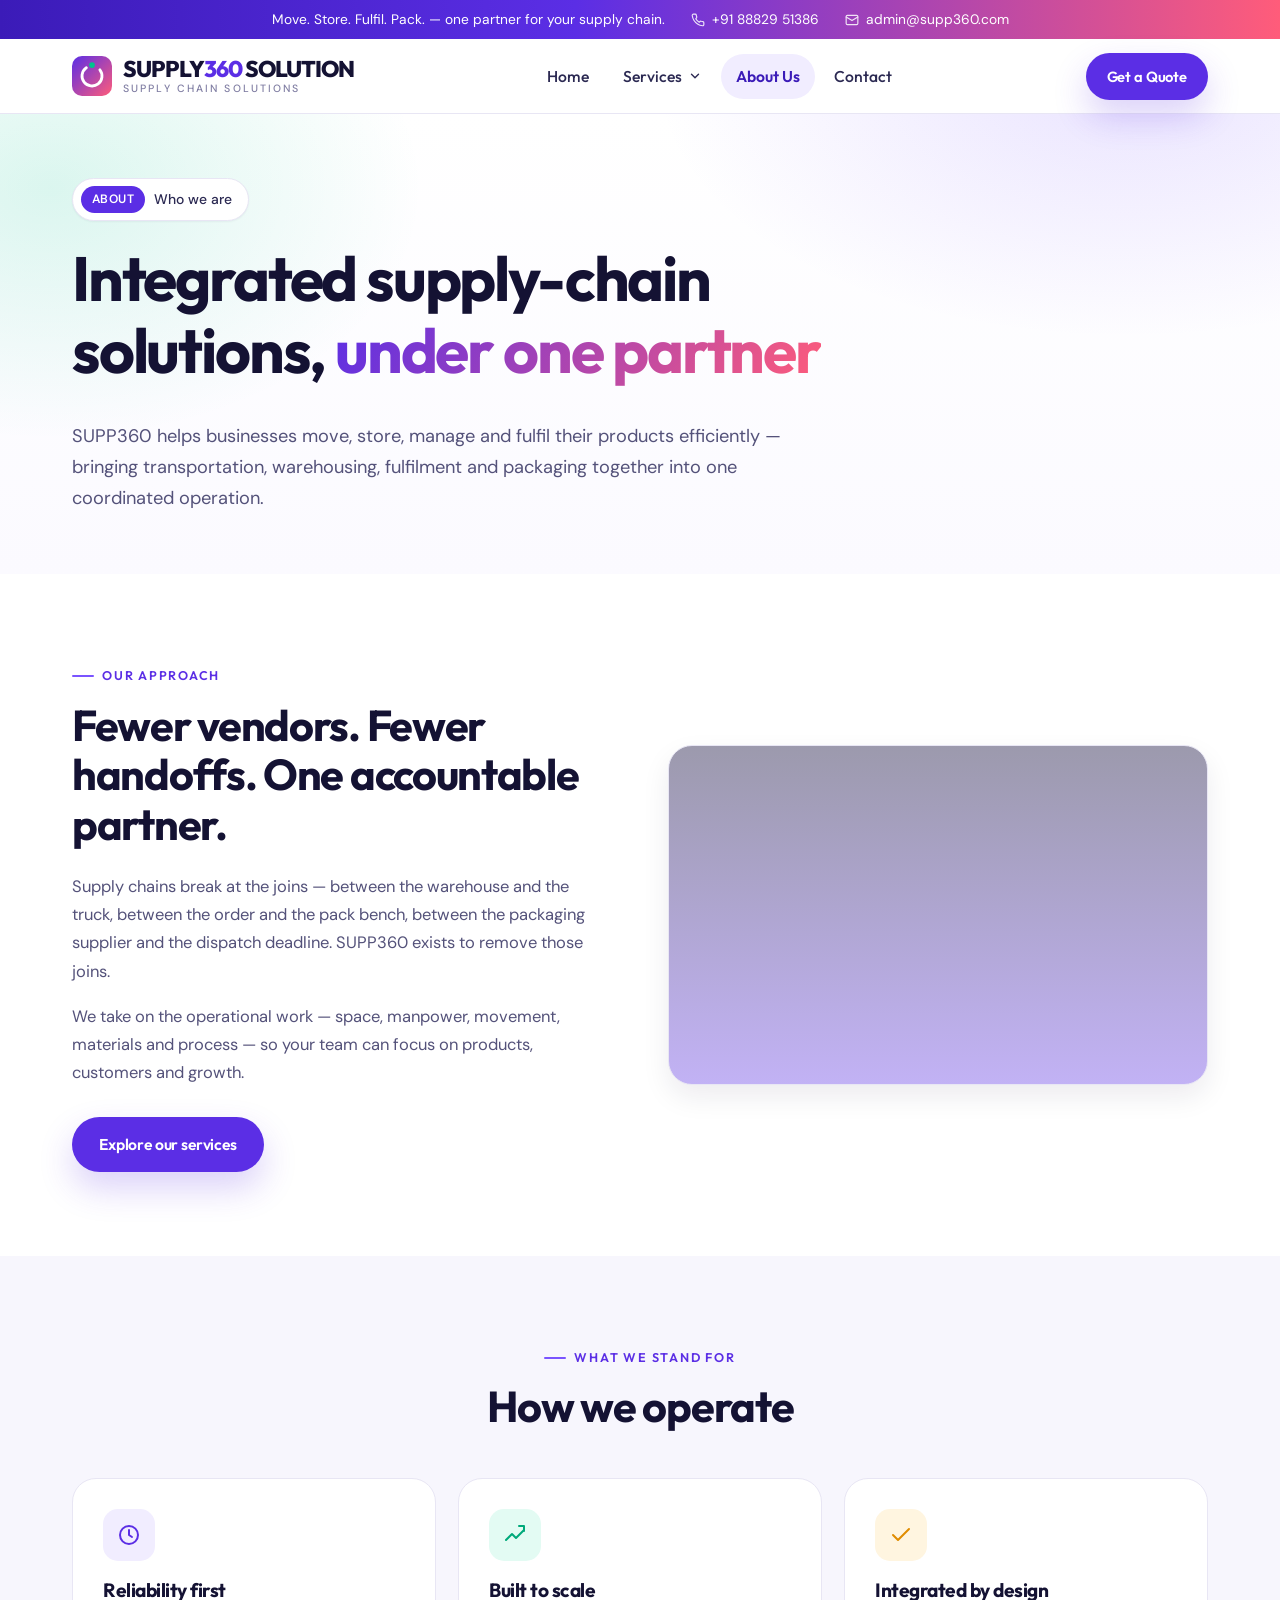
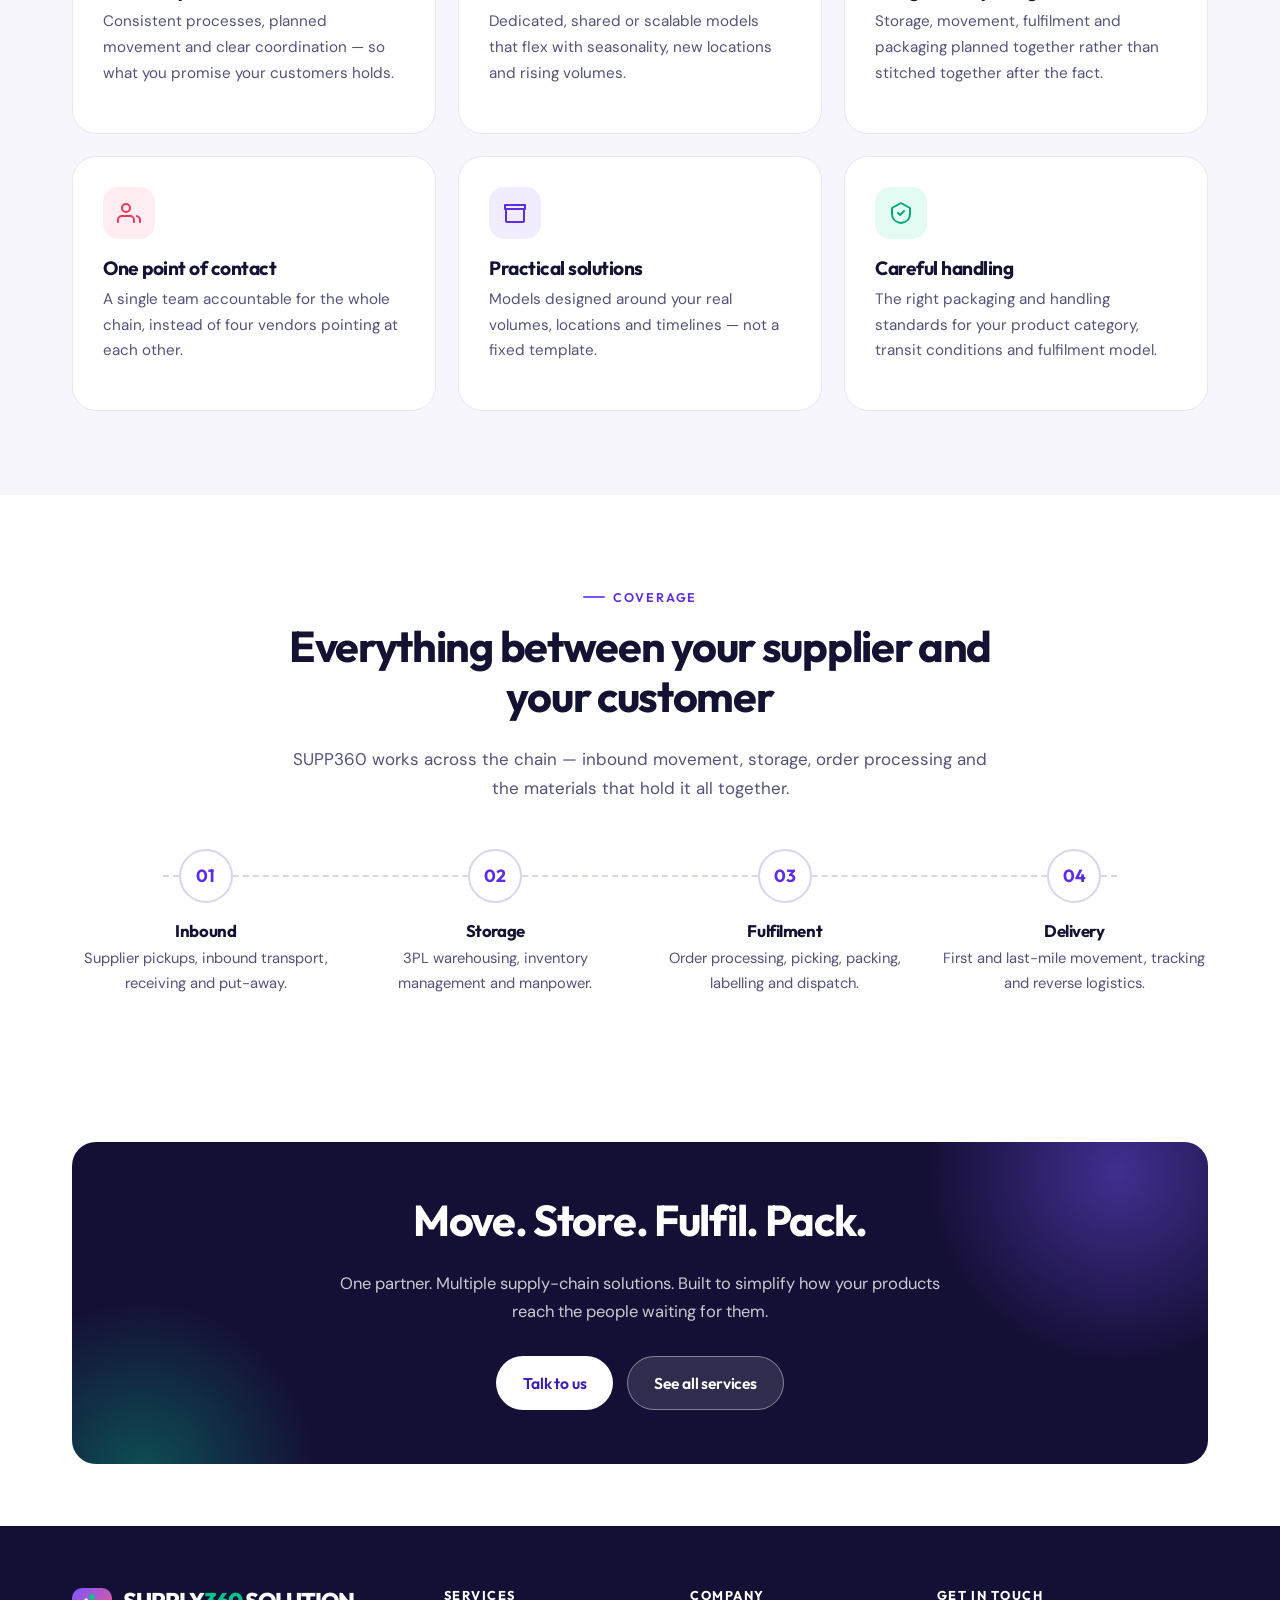
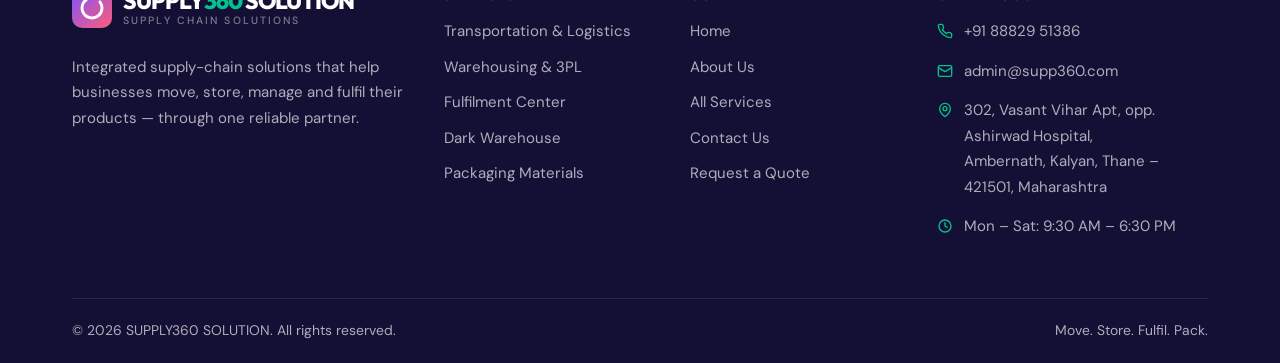
<file: about.html>
<!DOCTYPE html>
<html lang="en">
<head>
<meta charset="utf-8">
<meta name="viewport" content="width=device-width, initial-scale=1">
<title>About SUPPLY360 SOLUTION — One Partner for Your Supply Chain</title>
<meta name="description" content="SUPP360 brings transportation, warehousing, fulfilment and packaging together into one coordinated supply-chain operation, so businesses manage fewer vendors and fewer handoffs.">
<meta name="keywords" content="supply chain solutions, 3PL company, warehousing services, fulfilment center, dark warehouse, transportation and logistics, packaging materials supplier, SUPP360">
<meta name="author" content="SUPP360">
<meta name="robots" content="index, follow">
<link rel="canonical" href="https://supp360.com/about">

<meta property="og:type" content="website">
<meta property="og:site_name" content="SUPPLY360 SOLUTION">
<meta property="og:title" content="About SUPPLY360 SOLUTION — One Partner for Your Supply Chain">
<meta property="og:description" content="SUPP360 brings transportation, warehousing, fulfilment and packaging together into one coordinated supply-chain operation, so businesses manage fewer vendors and fewer handoffs.">
<meta property="og:url" content="https://supp360.com/about">
<meta property="og:image" content="https://supp360.com/assets/img/og-image.svg">
<meta name="twitter:card" content="summary_large_image">
<meta name="twitter:title" content="About SUPPLY360 SOLUTION — One Partner for Your Supply Chain">
<meta name="twitter:description" content="SUPP360 brings transportation, warehousing, fulfilment and packaging together into one coordinated supply-chain operation, so businesses manage fewer vendors and fewer handoffs.">

<meta name="theme-color" content="#5B2EE5">
<link rel="icon" href="/assets/img/favicon.svg" type="image/svg+xml">
<link rel="apple-touch-icon" href="/assets/img/favicon.svg">

<link rel="preconnect" href="https://fonts.googleapis.com">
<link rel="preconnect" href="https://fonts.gstatic.com" crossorigin>
<link rel="preconnect" href="https://images.unsplash.com">
<link href="https://fonts.googleapis.com/css2?family=Outfit:wght@400;500;600;700;800&family=DM+Sans:opsz,wght@9..40,400;9..40,500;9..40,700&display=swap" rel="stylesheet">
<link rel="stylesheet" href="/assets/css/styles.css">
</head>
<body>
<a class="skip-link" href="#main">Skip to main content</a>

<div class="topbar">
  <div class="container">
    <span>Move. Store. Fulfil. Pack. — one partner for your supply chain.</span>
    <a href="tel:+918882951386"><svg width="14" height="14" viewBox="0 0 24 24" fill="none" stroke="currentColor" stroke-width="2" stroke-linecap="round" stroke-linejoin="round" aria-hidden="true"><path d="M22 16.9v3a2 2 0 0 1-2.2 2 19.8 19.8 0 0 1-8.6-3.1 19.5 19.5 0 0 1-6-6A19.8 19.8 0 0 1 2.1 4.2 2 2 0 0 1 4.1 2h3a2 2 0 0 1 2 1.7c.1 1 .4 1.9.7 2.8a2 2 0 0 1-.5 2.1L8.1 9.9a16 16 0 0 0 6 6l1.3-1.3a2 2 0 0 1 2.1-.4c.9.3 1.8.6 2.8.7a2 2 0 0 1 1.7 2Z"/></svg>+91 88829 51386</a>
    <a href="mailto:admin@supp360.com"><svg width="14" height="14" viewBox="0 0 24 24" fill="none" stroke="currentColor" stroke-width="2" stroke-linecap="round" stroke-linejoin="round" aria-hidden="true"><rect x="2" y="4" width="20" height="16" rx="2"/><path d="m2 7 10 6 10-6"/></svg>admin@supp360.com</a>
  </div>
</div>

<header class="site-header">
  <div class="container header-inner">
    <a class="brand" href="/" aria-label="SUPPLY360 SOLUTION — Home">
      <svg class="brand-mark" viewBox="0 0 64 64" aria-hidden="true" focusable="false">
        <defs><linearGradient id="bm" x1="0" y1="0" x2="1" y2="1"><stop offset="0" stop-color="#5B2EE5"/><stop offset="1" stop-color="#FF5C7A"/></linearGradient></defs>
        <rect width="64" height="64" rx="16" fill="url(#bm)"/>
        <circle cx="32" cy="32" r="16" fill="none" stroke="#fff" stroke-width="4.5" stroke-linecap="round" stroke-dasharray="76 24" transform="rotate(-38 32 32)"/>
        <circle cx="32" cy="14.5" r="4.6" fill="#00C48C"/>
      </svg>
      <span class="brand-text">
        <span class="brand-name">SUPPLY<b>360</b> SOLUTION</span>
        <span class="brand-sub">Supply Chain Solutions</span>
      </span>
    </a>

    <nav class="nav" id="primary-nav" aria-label="Primary navigation">
      <a href="/" data-nav="home">Home</a>
      <div class="nav-item" data-nav="services">
        <button type="button" aria-expanded="false">Services
          <svg width="14" height="14" viewBox="0 0 24 24" fill="none" stroke="currentColor" stroke-width="2.4" stroke-linecap="round" stroke-linejoin="round" aria-hidden="true"><path d="m6 9 6 6 6-6"/></svg>
        </button>
        <div class="mega">
          <div class="mega-grid">
            <a class="mega-link" href="/services#transportation">
              <span class="ico c-violet"><svg width="19" height="19" viewBox="0 0 24 24" fill="none" stroke="currentColor" stroke-width="2" stroke-linecap="round" stroke-linejoin="round" aria-hidden="true"><path d="M1 3h13v13H1z"/><path d="M14 8h4l3 3v5h-7z"/><circle cx="5.5" cy="18.5" r="2.5"/><circle cx="17.5" cy="18.5" r="2.5"/></svg></span>
              <span><b>Transportation &amp; Logistics</b><span>FTL, PTL, first &amp; last mile, tracking</span></span>
            </a>
            <a class="mega-link" href="/services#warehousing">
              <span class="ico c-mint"><svg width="19" height="19" viewBox="0 0 24 24" fill="none" stroke="currentColor" stroke-width="2" stroke-linecap="round" stroke-linejoin="round" aria-hidden="true"><path d="M3 21V9l9-6 9 6v12"/><path d="M8 21v-7h8v7"/></svg></span>
              <span><b>Warehousing &amp; 3PL</b><span>Storage, inventory, warehouse setup</span></span>
            </a>
            <a class="mega-link" href="/services#fulfilment">
              <span class="ico c-amber"><svg width="19" height="19" viewBox="0 0 24 24" fill="none" stroke="currentColor" stroke-width="2" stroke-linecap="round" stroke-linejoin="round" aria-hidden="true"><path d="M21 16V8l-9-5-9 5v8l9 5 9-5Z"/><path d="m3.3 7.3 8.7 5 8.7-5"/><path d="M12 22V12.3"/></svg></span>
              <span><b>Fulfilment &amp; Dark Warehouse</b><span>Pick, pack, dispatch, returns</span></span>
            </a>
            <a class="mega-link" href="/services#packaging">
              <span class="ico c-coral"><svg width="19" height="19" viewBox="0 0 24 24" fill="none" stroke="currentColor" stroke-width="2" stroke-linecap="round" stroke-linejoin="round" aria-hidden="true"><path d="M3 8h18v12a1 1 0 0 1-1 1H4a1 1 0 0 1-1-1Z"/><path d="M2 4h20v4H2z"/><path d="M10 12h4"/></svg></span>
              <span><b>Packaging Materials</b><span>Boxes, tapes, films, protective packing</span></span>
            </a>
          </div>
          <div class="mega-foot">
            <p><strong>One partner. Multiple supply-chain solutions.</strong></p>
            <a class="link-arrow" href="/services">View all services <svg width="15" height="15" viewBox="0 0 24 24" fill="none" stroke="currentColor" stroke-width="2.4" stroke-linecap="round" stroke-linejoin="round" aria-hidden="true"><path d="M5 12h14M13 6l6 6-6 6"/></svg></a>
          </div>
        </div>
      </div>
      <a href="/about" data-nav="about" aria-current="page">About Us</a>
      <a href="/contact" data-nav="contact">Contact</a>
    </nav>

    <div class="header-cta">
      <a class="btn btn--primary btn--sm" href="/contact#enquiry">Get a Quote</a>
      <button class="nav-toggle" type="button" aria-expanded="false" aria-controls="primary-nav" aria-label="Open menu">
        <svg class="i-open" width="20" height="20" viewBox="0 0 24 24" fill="none" stroke="currentColor" stroke-width="2.2" stroke-linecap="round" aria-hidden="true"><path d="M3 6h18M3 12h18M3 18h18"/></svg><svg class="i-close" width="20" height="20" viewBox="0 0 24 24" fill="none" stroke="currentColor" stroke-width="2.2" stroke-linecap="round" aria-hidden="true"><path d="M6 6l12 12M18 6 6 18"/></svg>
      </button>
    </div>
  </div>
</header>

<main id="main">
<section class="hero" style="padding:64px 0 60px">
  <div class="container">
    <div style="max-width:760px">
      <span class="pill"><b>About</b> Who we are</span>
      <h1>Integrated supply-chain solutions, <span>under one partner</span></h1>
      <p class="lead" style="max-width:58ch">SUPP360 helps businesses move, store, manage and fulfil their products efficiently — bringing transportation, warehousing, fulfilment and packaging together into one coordinated operation.</p>
    </div>
  </div>
</section>

<section class="section">
  <div class="container">
    <div class="split">
      <div class="split-content reveal">
        <span class="eyebrow">Our approach</span>
        <h2>Fewer vendors. Fewer handoffs. One accountable partner.</h2>
        <p>Supply chains break at the joins — between the warehouse and the truck, between the order and the pack bench, between the packaging supplier and the dispatch deadline. SUPP360 exists to remove those joins.</p>
        <p>We take on the operational work — space, manpower, movement, materials and process — so your team can focus on products, customers and growth.</p>
        <div class="btn-row"><a class="btn btn--primary" href="/services">Explore our services</a></div>
      </div>
      <div class="split-media ph-team reveal" role="img" aria-label="Operations team at work"></div>
    </div>
  </div>
</section>

<section class="section section--tint">
  <div class="container">
    <div class="section-head">
      <span class="eyebrow">What we stand for</span>
      <h2>How we operate</h2>
    </div>
    <div class="grid grid-3">
      <article class="card reveal" data-accent="violet">
        <span class="ico c-violet"><svg width="24" height="24" viewBox="0 0 24 24" fill="none" stroke="currentColor" stroke-width="2" stroke-linecap="round" stroke-linejoin="round" aria-hidden="true"><circle cx="12" cy="12" r="9"/><path d="M12 7v5l3 2"/></svg></span>
        <h3>Reliability first</h3>
        <p>Consistent processes, planned movement and clear coordination — so what you promise your customers holds.</p>
      </article>
      <article class="card reveal" data-accent="mint">
        <span class="ico c-mint"><svg width="24" height="24" viewBox="0 0 24 24" fill="none" stroke="currentColor" stroke-width="2" stroke-linecap="round" stroke-linejoin="round" aria-hidden="true"><path d="M3 17l6-6 4 4 8-8"/><path d="M21 3h-5m5 0v5"/></svg></span>
        <h3>Built to scale</h3>
        <p>Dedicated, shared or scalable models that flex with seasonality, new locations and rising volumes.</p>
      </article>
      <article class="card reveal" data-accent="amber">
        <span class="ico c-amber"><svg width="24" height="24" viewBox="0 0 24 24" fill="none" stroke="currentColor" stroke-width="2" stroke-linecap="round" stroke-linejoin="round" aria-hidden="true"><path d="M20 6 9 17l-5-5"/></svg></span>
        <h3>Integrated by design</h3>
        <p>Storage, movement, fulfilment and packaging planned together rather than stitched together after the fact.</p>
      </article>
      <article class="card reveal" data-accent="coral">
        <span class="ico c-coral"><svg width="24" height="24" viewBox="0 0 24 24" fill="none" stroke="currentColor" stroke-width="2" stroke-linecap="round" stroke-linejoin="round" aria-hidden="true"><path d="M17 21v-2a4 4 0 0 0-4-4H5a4 4 0 0 0-4 4v2"/><circle cx="9" cy="7" r="4"/><path d="M23 21v-2a4 4 0 0 0-3-3.9"/></svg></span>
        <h3>One point of contact</h3>
        <p>A single team accountable for the whole chain, instead of four vendors pointing at each other.</p>
      </article>
      <article class="card reveal" data-accent="violet">
        <span class="ico c-violet"><svg width="24" height="24" viewBox="0 0 24 24" fill="none" stroke="currentColor" stroke-width="2" stroke-linecap="round" stroke-linejoin="round" aria-hidden="true"><path d="M3 8h18v12a1 1 0 0 1-1 1H4a1 1 0 0 1-1-1Z"/><path d="M2 4h20v4H2z"/></svg></span>
        <h3>Practical solutions</h3>
        <p>Models designed around your real volumes, locations and timelines — not a fixed template.</p>
      </article>
      <article class="card reveal" data-accent="mint">
        <span class="ico c-mint"><svg width="24" height="24" viewBox="0 0 24 24" fill="none" stroke="currentColor" stroke-width="2" stroke-linecap="round" stroke-linejoin="round" aria-hidden="true"><path d="M12 2 3 7v6c0 5 3.8 8.4 9 9 5.2-.6 9-4 9-9V7Z"/><path d="m9 12 2 2 4-4"/></svg></span>
        <h3>Careful handling</h3>
        <p>The right packaging and handling standards for your product category, transit conditions and fulfilment model.</p>
      </article>
    </div>
  </div>
</section>

<section class="section">
  <div class="container">
    <div class="section-head">
      <span class="eyebrow">Coverage</span>
      <h2>Everything between your supplier and your customer</h2>
      <p>SUPP360 works across the chain — inbound movement, storage, order processing and the materials that hold it all together.</p>
    </div>
    <div class="steps">
      <div class="step reveal"><div class="num">01</div><h3>Inbound</h3><p>Supplier pickups, inbound transport, receiving and put-away.</p></div>
      <div class="step reveal"><div class="num">02</div><h3>Storage</h3><p>3PL warehousing, inventory management and manpower.</p></div>
      <div class="step reveal"><div class="num">03</div><h3>Fulfilment</h3><p>Order processing, picking, packing, labelling and dispatch.</p></div>
      <div class="step reveal"><div class="num">04</div><h3>Delivery</h3><p>First and last-mile movement, tracking and reverse logistics.</p></div>
    </div>
  </div>
</section>

<section class="section--tight">
  <div class="container">
    <div class="quote-band reveal">
      <h2>Move. Store. Fulfil. Pack.</h2>
      <p>One partner. Multiple supply-chain solutions. Built to simplify how your products reach the people waiting for them.</p>
      <div class="btn-row"><a class="btn btn--white" href="/contact#enquiry">Talk to us</a><a class="btn btn--ghost" href="/services">See all services</a></div>
    </div>
  </div>
</section>
</main>

<footer class="site-footer">
  <div class="container">
    <div class="footer-grid">
      <div class="footer-about">
        <a class="brand" href="/" aria-label="SUPPLY360 SOLUTION — Home">
          <svg class="brand-mark" viewBox="0 0 64 64" aria-hidden="true" focusable="false">
            <defs><linearGradient id="bf" x1="0" y1="0" x2="1" y2="1"><stop offset="0" stop-color="#7A54FF"/><stop offset="1" stop-color="#FF5C7A"/></linearGradient></defs>
            <rect width="64" height="64" rx="16" fill="url(#bf)"/>
            <circle cx="32" cy="32" r="16" fill="none" stroke="#fff" stroke-width="4.5" stroke-linecap="round" stroke-dasharray="76 24" transform="rotate(-38 32 32)"/>
            <circle cx="32" cy="14.5" r="4.6" fill="#00C48C"/>
          </svg>
          <span class="brand-text">
            <span class="brand-name">SUPPLY<b>360</b> SOLUTION</span>
            <span class="brand-sub">Supply Chain Solutions</span>
          </span>
        </a>
        <p>Integrated supply-chain solutions that help businesses move, store, manage and fulfil their products — through one reliable partner.</p>
      </div>

      <div class="footer-col">
        <h4>Services</h4>
        <ul>
          <li><a href="/services#transportation">Transportation &amp; Logistics</a></li>
          <li><a href="/services#warehousing">Warehousing &amp; 3PL</a></li>
          <li><a href="/services#fulfilment">Fulfilment Center</a></li>
          <li><a href="/services#fulfilment-dark">Dark Warehouse</a></li>
          <li><a href="/services#packaging">Packaging Materials</a></li>
        </ul>
      </div>

      <div class="footer-col">
        <h4>Company</h4>
        <ul>
          <li><a href="/">Home</a></li>
          <li><a href="/about">About Us</a></li>
          <li><a href="/services">All Services</a></li>
          <li><a href="/contact">Contact Us</a></li>
          <li><a href="/contact#enquiry">Request a Quote</a></li>
        </ul>
      </div>

      <div class="footer-col">
        <h4>Get in touch</h4>
        <ul class="footer-contact">
          <li><svg width="16" height="16" viewBox="0 0 24 24" fill="none" stroke="currentColor" stroke-width="2" stroke-linecap="round" stroke-linejoin="round" aria-hidden="true"><path d="M22 16.9v3a2 2 0 0 1-2.2 2 19.8 19.8 0 0 1-8.6-3.1 19.5 19.5 0 0 1-6-6A19.8 19.8 0 0 1 2.1 4.2 2 2 0 0 1 4.1 2h3a2 2 0 0 1 2 1.7c.1 1 .4 1.9.7 2.8a2 2 0 0 1-.5 2.1L8.1 9.9a16 16 0 0 0 6 6l1.3-1.3a2 2 0 0 1 2.1-.4c.9.3 1.8.6 2.8.7a2 2 0 0 1 1.7 2Z"/></svg><a href="tel:+918882951386">+91 88829 51386</a></li>
          <li><svg width="16" height="16" viewBox="0 0 24 24" fill="none" stroke="currentColor" stroke-width="2" stroke-linecap="round" stroke-linejoin="round" aria-hidden="true"><rect x="2" y="4" width="20" height="16" rx="2"/><path d="m2 7 10 6 10-6"/></svg><a href="mailto:admin@supp360.com">admin@supp360.com</a></li>
          <li><svg width="16" height="16" viewBox="0 0 24 24" fill="none" stroke="currentColor" stroke-width="2" stroke-linecap="round" stroke-linejoin="round" aria-hidden="true"><path d="M20 10c0 6-8 12-8 12s-8-6-8-12a8 8 0 0 1 16 0Z"/><circle cx="12" cy="10" r="3"/></svg><span>302, Vasant Vihar Apt, opp. Ashirwad Hospital,<br>Ambernath, Kalyan, Thane – 421501, Maharashtra</span></li>
          <li><svg width="16" height="16" viewBox="0 0 24 24" fill="none" stroke="currentColor" stroke-width="2" stroke-linecap="round" stroke-linejoin="round" aria-hidden="true"><circle cx="12" cy="12" r="9"/><path d="M12 7v5l3 2"/></svg><span>Mon – Sat: 9:30 AM – 6:30 PM</span></li>
        </ul>
      </div>
    </div>

    <div class="footer-bottom">
      <span>&copy; <span data-year>2026</span> SUPPLY360 SOLUTION. All rights reserved.</span>
      <span>Move. Store. Fulfil. Pack.</span>
    </div>
  </div>
</footer>

<script src="/assets/js/main.js" defer></script>
</body>
</html>
</file>
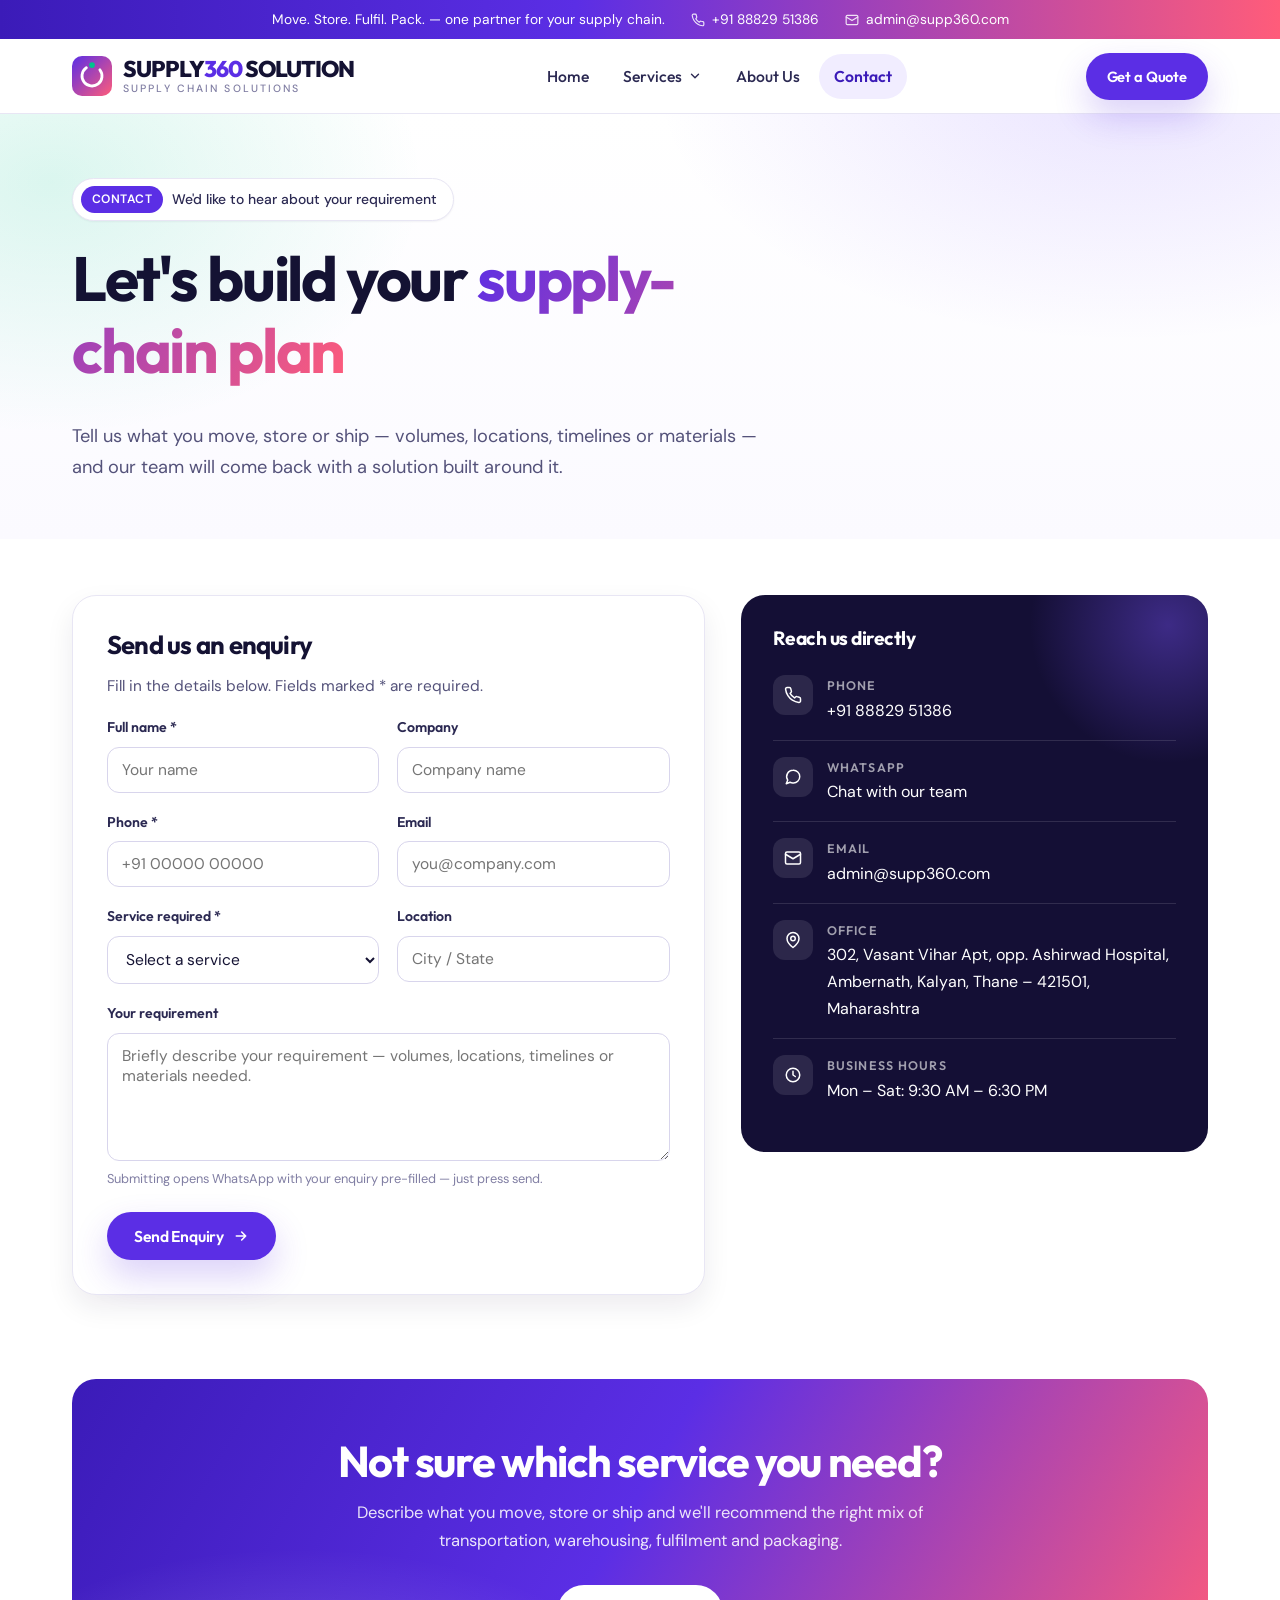
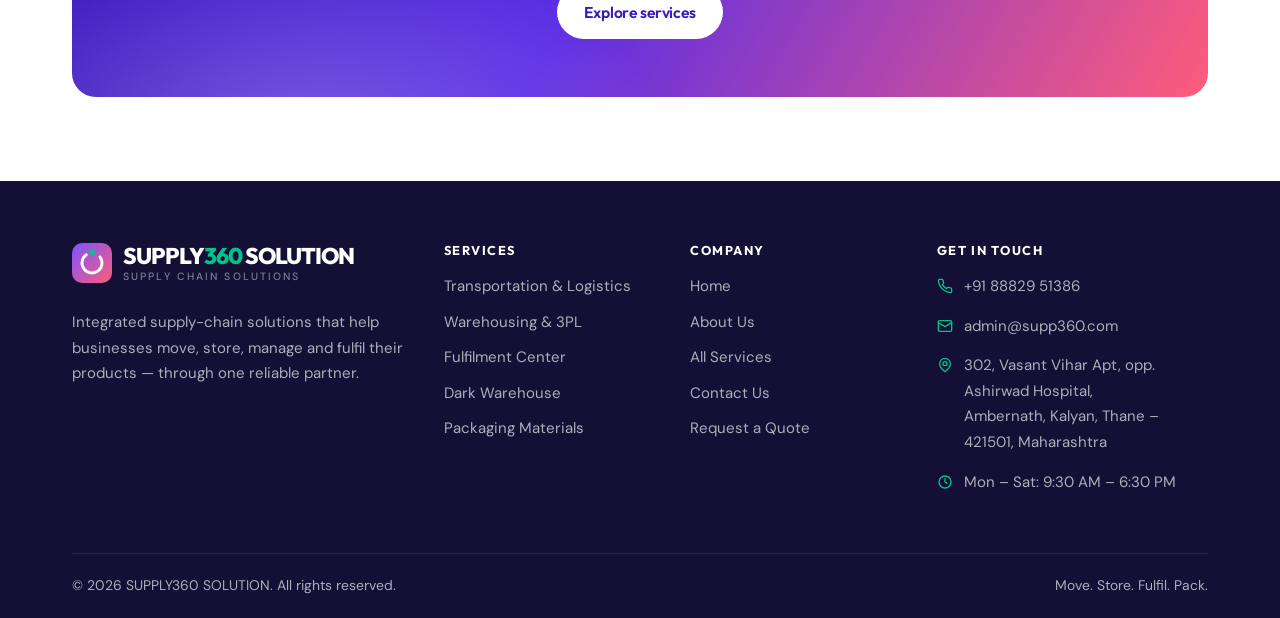
<file: contact.html>
<!DOCTYPE html>
<html lang="en">
<head>
<meta charset="utf-8">
<meta name="viewport" content="width=device-width, initial-scale=1">
<title>Contact SUPPLY360 SOLUTION — Request a Supply Chain Quote</title>
<meta name="description" content="Contact SUPP360 for transportation, warehousing and 3PL, fulfilment or packaging material requirements. Share your volumes, locations and timelines and our team will respond.">
<meta name="keywords" content="supply chain solutions, 3PL company, warehousing services, fulfilment center, dark warehouse, transportation and logistics, packaging materials supplier, SUPP360">
<meta name="author" content="SUPP360">
<meta name="robots" content="index, follow">
<link rel="canonical" href="https://supp360.com/contact">

<meta property="og:type" content="website">
<meta property="og:site_name" content="SUPPLY360 SOLUTION">
<meta property="og:title" content="Contact SUPPLY360 SOLUTION — Request a Supply Chain Quote">
<meta property="og:description" content="Contact SUPP360 for transportation, warehousing and 3PL, fulfilment or packaging material requirements. Share your volumes, locations and timelines and our team will respond.">
<meta property="og:url" content="https://supp360.com/contact">
<meta property="og:image" content="https://supp360.com/assets/img/og-image.svg">
<meta name="twitter:card" content="summary_large_image">
<meta name="twitter:title" content="Contact SUPPLY360 SOLUTION — Request a Supply Chain Quote">
<meta name="twitter:description" content="Contact SUPP360 for transportation, warehousing and 3PL, fulfilment or packaging material requirements. Share your volumes, locations and timelines and our team will respond.">

<meta name="theme-color" content="#5B2EE5">
<link rel="icon" href="/assets/img/favicon.svg" type="image/svg+xml">
<link rel="apple-touch-icon" href="/assets/img/favicon.svg">

<link rel="preconnect" href="https://fonts.googleapis.com">
<link rel="preconnect" href="https://fonts.gstatic.com" crossorigin>
<link rel="preconnect" href="https://images.unsplash.com">
<link href="https://fonts.googleapis.com/css2?family=Outfit:wght@400;500;600;700;800&family=DM+Sans:opsz,wght@9..40,400;9..40,500;9..40,700&display=swap" rel="stylesheet">
<link rel="stylesheet" href="/assets/css/styles.css">
</head>
<body>
<a class="skip-link" href="#main">Skip to main content</a>

<div class="topbar">
  <div class="container">
    <span>Move. Store. Fulfil. Pack. — one partner for your supply chain.</span>
    <a href="tel:+918882951386"><svg width="14" height="14" viewBox="0 0 24 24" fill="none" stroke="currentColor" stroke-width="2" stroke-linecap="round" stroke-linejoin="round" aria-hidden="true"><path d="M22 16.9v3a2 2 0 0 1-2.2 2 19.8 19.8 0 0 1-8.6-3.1 19.5 19.5 0 0 1-6-6A19.8 19.8 0 0 1 2.1 4.2 2 2 0 0 1 4.1 2h3a2 2 0 0 1 2 1.7c.1 1 .4 1.9.7 2.8a2 2 0 0 1-.5 2.1L8.1 9.9a16 16 0 0 0 6 6l1.3-1.3a2 2 0 0 1 2.1-.4c.9.3 1.8.6 2.8.7a2 2 0 0 1 1.7 2Z"/></svg>+91 88829 51386</a>
    <a href="mailto:admin@supp360.com"><svg width="14" height="14" viewBox="0 0 24 24" fill="none" stroke="currentColor" stroke-width="2" stroke-linecap="round" stroke-linejoin="round" aria-hidden="true"><rect x="2" y="4" width="20" height="16" rx="2"/><path d="m2 7 10 6 10-6"/></svg>admin@supp360.com</a>
  </div>
</div>

<header class="site-header">
  <div class="container header-inner">
    <a class="brand" href="/" aria-label="SUPPLY360 SOLUTION — Home">
      <svg class="brand-mark" viewBox="0 0 64 64" aria-hidden="true" focusable="false">
        <defs><linearGradient id="bm" x1="0" y1="0" x2="1" y2="1"><stop offset="0" stop-color="#5B2EE5"/><stop offset="1" stop-color="#FF5C7A"/></linearGradient></defs>
        <rect width="64" height="64" rx="16" fill="url(#bm)"/>
        <circle cx="32" cy="32" r="16" fill="none" stroke="#fff" stroke-width="4.5" stroke-linecap="round" stroke-dasharray="76 24" transform="rotate(-38 32 32)"/>
        <circle cx="32" cy="14.5" r="4.6" fill="#00C48C"/>
      </svg>
      <span class="brand-text">
        <span class="brand-name">SUPPLY<b>360</b> SOLUTION</span>
        <span class="brand-sub">Supply Chain Solutions</span>
      </span>
    </a>

    <nav class="nav" id="primary-nav" aria-label="Primary navigation">
      <a href="/" data-nav="home">Home</a>
      <div class="nav-item" data-nav="services">
        <button type="button" aria-expanded="false">Services
          <svg width="14" height="14" viewBox="0 0 24 24" fill="none" stroke="currentColor" stroke-width="2.4" stroke-linecap="round" stroke-linejoin="round" aria-hidden="true"><path d="m6 9 6 6 6-6"/></svg>
        </button>
        <div class="mega">
          <div class="mega-grid">
            <a class="mega-link" href="/services#transportation">
              <span class="ico c-violet"><svg width="19" height="19" viewBox="0 0 24 24" fill="none" stroke="currentColor" stroke-width="2" stroke-linecap="round" stroke-linejoin="round" aria-hidden="true"><path d="M1 3h13v13H1z"/><path d="M14 8h4l3 3v5h-7z"/><circle cx="5.5" cy="18.5" r="2.5"/><circle cx="17.5" cy="18.5" r="2.5"/></svg></span>
              <span><b>Transportation &amp; Logistics</b><span>FTL, PTL, first &amp; last mile, tracking</span></span>
            </a>
            <a class="mega-link" href="/services#warehousing">
              <span class="ico c-mint"><svg width="19" height="19" viewBox="0 0 24 24" fill="none" stroke="currentColor" stroke-width="2" stroke-linecap="round" stroke-linejoin="round" aria-hidden="true"><path d="M3 21V9l9-6 9 6v12"/><path d="M8 21v-7h8v7"/></svg></span>
              <span><b>Warehousing &amp; 3PL</b><span>Storage, inventory, warehouse setup</span></span>
            </a>
            <a class="mega-link" href="/services#fulfilment">
              <span class="ico c-amber"><svg width="19" height="19" viewBox="0 0 24 24" fill="none" stroke="currentColor" stroke-width="2" stroke-linecap="round" stroke-linejoin="round" aria-hidden="true"><path d="M21 16V8l-9-5-9 5v8l9 5 9-5Z"/><path d="m3.3 7.3 8.7 5 8.7-5"/><path d="M12 22V12.3"/></svg></span>
              <span><b>Fulfilment &amp; Dark Warehouse</b><span>Pick, pack, dispatch, returns</span></span>
            </a>
            <a class="mega-link" href="/services#packaging">
              <span class="ico c-coral"><svg width="19" height="19" viewBox="0 0 24 24" fill="none" stroke="currentColor" stroke-width="2" stroke-linecap="round" stroke-linejoin="round" aria-hidden="true"><path d="M3 8h18v12a1 1 0 0 1-1 1H4a1 1 0 0 1-1-1Z"/><path d="M2 4h20v4H2z"/><path d="M10 12h4"/></svg></span>
              <span><b>Packaging Materials</b><span>Boxes, tapes, films, protective packing</span></span>
            </a>
          </div>
          <div class="mega-foot">
            <p><strong>One partner. Multiple supply-chain solutions.</strong></p>
            <a class="link-arrow" href="/services">View all services <svg width="15" height="15" viewBox="0 0 24 24" fill="none" stroke="currentColor" stroke-width="2.4" stroke-linecap="round" stroke-linejoin="round" aria-hidden="true"><path d="M5 12h14M13 6l6 6-6 6"/></svg></a>
          </div>
        </div>
      </div>
      <a href="/about" data-nav="about">About Us</a>
      <a href="/contact" data-nav="contact" aria-current="page">Contact</a>
    </nav>

    <div class="header-cta">
      <a class="btn btn--primary btn--sm" href="/contact#enquiry">Get a Quote</a>
      <button class="nav-toggle" type="button" aria-expanded="false" aria-controls="primary-nav" aria-label="Open menu">
        <svg class="i-open" width="20" height="20" viewBox="0 0 24 24" fill="none" stroke="currentColor" stroke-width="2.2" stroke-linecap="round" aria-hidden="true"><path d="M3 6h18M3 12h18M3 18h18"/></svg><svg class="i-close" width="20" height="20" viewBox="0 0 24 24" fill="none" stroke="currentColor" stroke-width="2.2" stroke-linecap="round" aria-hidden="true"><path d="M6 6l12 12M18 6 6 18"/></svg>
      </button>
    </div>
  </div>
</header>

<main id="main">
<section class="hero" style="padding:64px 0 56px">
  <div class="container">
    <div style="max-width:720px">
      <span class="pill"><b>Contact</b> We'd like to hear about your requirement</span>
      <h1>Let's build your <span>supply-chain plan</span></h1>
      <p class="lead" style="max-width:56ch">Tell us what you move, store or ship — volumes, locations, timelines or materials — and our team will come back with a solution built around it.</p>
    </div>
  </div>
</section>

<section class="section" id="enquiry" style="padding-top:56px">
  <div class="container">
    <div class="contact-grid">
      <div class="form-card reveal">
        <h2 style="font-size:1.6rem">Send us an enquiry</h2>
        <p style="font-size:.96rem">Fill in the details below. Fields marked * are required.</p>
        <form id="enquiry-form" novalidate>
          <div class="field-grid">
            <div class="field">
              <label for="name">Full name *</label>
              <input type="text" id="name" name="Name" required placeholder="Your name" autocomplete="name">
            </div>
            <div class="field">
              <label for="company">Company</label>
              <input type="text" id="company" name="Company" placeholder="Company name" autocomplete="organization">
            </div>
            <div class="field">
              <label for="phone">Phone *</label>
              <input type="tel" id="phone" name="Phone" required placeholder="+91 00000 00000" autocomplete="tel">
            </div>
            <div class="field">
              <label for="email">Email</label>
              <input type="email" id="email" name="Email" placeholder="you@company.com" autocomplete="email">
            </div>
            <div class="field">
              <label for="service">Service required *</label>
              <select id="service" name="Service" required>
                <option value="">Select a service</option>
                <option>Transportation &amp; Logistics</option>
                <option>Warehousing &amp; 3PL</option>
                <option>Fulfilment Center</option>
                <option>Dark Warehouse</option>
                <option>Packaging Materials</option>
                <option>Multiple / Not sure yet</option>
              </select>
            </div>
            <div class="field">
              <label for="location">Location</label>
              <input type="text" id="location" name="Location" placeholder="City / State" autocomplete="address-level2">
            </div>
            <div class="field field--full">
              <label for="message">Your requirement</label>
              <textarea id="message" name="Message" placeholder="Briefly describe your requirement — volumes, locations, timelines or materials needed."></textarea>
              <span class="hint">Submitting opens WhatsApp with your enquiry pre-filled — just press send.</span>
            </div>
          </div>
          <div class="btn-row" style="margin-top:22px">
            <button class="btn btn--primary" type="submit">Send Enquiry
              <svg width="16" height="16" viewBox="0 0 24 24" fill="none" stroke="currentColor" stroke-width="2.4" stroke-linecap="round" stroke-linejoin="round" aria-hidden="true"><path d="M5 12h14M13 6l6 6-6 6"/></svg>
            </button>
          </div>
          <div class="form-status" id="form-status"></div>
        </form>
      </div>

      <aside class="info-card reveal">
        <h3>Reach us directly</h3>
        <div class="info-row">
          <span class="ico"><svg width="18" height="18" viewBox="0 0 24 24" fill="none" stroke="currentColor" stroke-width="2" stroke-linecap="round" stroke-linejoin="round" aria-hidden="true"><path d="M22 16.9v3a2 2 0 0 1-2.2 2 19.8 19.8 0 0 1-8.6-3.1 19.5 19.5 0 0 1-6-6A19.8 19.8 0 0 1 2.1 4.2 2 2 0 0 1 4.1 2h3a2 2 0 0 1 2 1.7c.1 1 .4 1.9.7 2.8a2 2 0 0 1-.5 2.1L8.1 9.9a16 16 0 0 0 6 6l1.3-1.3a2 2 0 0 1 2.1-.4c.9.3 1.8.6 2.8.7a2 2 0 0 1 1.7 2Z"/></svg></span>
          <span><b>Phone</b><a href="tel:+918882951386">+91 88829 51386</a></span>
        </div>
        <div class="info-row">
          <span class="ico"><svg width="18" height="18" viewBox="0 0 24 24" fill="none" stroke="currentColor" stroke-width="2" stroke-linecap="round" stroke-linejoin="round" aria-hidden="true"><path d="M21 11.5a8.4 8.4 0 0 1-9 8.4 8.6 8.6 0 0 1-4-.9L3 21l2-4.9A8.4 8.4 0 0 1 12 3a8.4 8.4 0 0 1 9 8.5Z"/></svg></span>
          <span><b>WhatsApp</b><a href="https://wa.me/918882951386" target="_blank" rel="noopener">Chat with our team</a></span>
        </div>
        <div class="info-row">
          <span class="ico"><svg width="18" height="18" viewBox="0 0 24 24" fill="none" stroke="currentColor" stroke-width="2" stroke-linecap="round" stroke-linejoin="round" aria-hidden="true"><rect x="2" y="4" width="20" height="16" rx="2"/><path d="m2 7 10 6 10-6"/></svg></span>
          <span><b>Email</b><a href="mailto:admin@supp360.com">admin@supp360.com</a></span>
        </div>
        <div class="info-row">
          <span class="ico"><svg width="18" height="18" viewBox="0 0 24 24" fill="none" stroke="currentColor" stroke-width="2" stroke-linecap="round" stroke-linejoin="round" aria-hidden="true"><path d="M20 10c0 6-8 12-8 12s-8-6-8-12a8 8 0 0 1 16 0Z"/><circle cx="12" cy="10" r="3"/></svg></span>
          <span><b>Office</b><span>302, Vasant Vihar Apt, opp. Ashirwad Hospital,<br>Ambernath, Kalyan, Thane – 421501, Maharashtra</span></span>
        </div>
        <div class="info-row">
          <span class="ico"><svg width="18" height="18" viewBox="0 0 24 24" fill="none" stroke="currentColor" stroke-width="2" stroke-linecap="round" stroke-linejoin="round" aria-hidden="true"><circle cx="12" cy="12" r="9"/><path d="M12 7v5l3 2"/></svg></span>
          <span><b>Business hours</b><span>Mon – Sat: 9:30 AM – 6:30 PM</span></span>
        </div>
      </aside>
    </div>
  </div>
</section>

<section class="cta">
  <div class="container">
    <div class="cta-inner reveal">
      <h2>Not sure which service you need?</h2>
      <p>Describe what you move, store or ship and we'll recommend the right mix of transportation, warehousing, fulfilment and packaging.</p>
      <div class="btn-row"><a class="btn btn--white" href="/services">Explore services</a></div>
    </div>
  </div>
</section>
</main>

<footer class="site-footer">
  <div class="container">
    <div class="footer-grid">
      <div class="footer-about">
        <a class="brand" href="/" aria-label="SUPPLY360 SOLUTION — Home">
          <svg class="brand-mark" viewBox="0 0 64 64" aria-hidden="true" focusable="false">
            <defs><linearGradient id="bf" x1="0" y1="0" x2="1" y2="1"><stop offset="0" stop-color="#7A54FF"/><stop offset="1" stop-color="#FF5C7A"/></linearGradient></defs>
            <rect width="64" height="64" rx="16" fill="url(#bf)"/>
            <circle cx="32" cy="32" r="16" fill="none" stroke="#fff" stroke-width="4.5" stroke-linecap="round" stroke-dasharray="76 24" transform="rotate(-38 32 32)"/>
            <circle cx="32" cy="14.5" r="4.6" fill="#00C48C"/>
          </svg>
          <span class="brand-text">
            <span class="brand-name">SUPPLY<b>360</b> SOLUTION</span>
            <span class="brand-sub">Supply Chain Solutions</span>
          </span>
        </a>
        <p>Integrated supply-chain solutions that help businesses move, store, manage and fulfil their products — through one reliable partner.</p>
      </div>

      <div class="footer-col">
        <h4>Services</h4>
        <ul>
          <li><a href="/services#transportation">Transportation &amp; Logistics</a></li>
          <li><a href="/services#warehousing">Warehousing &amp; 3PL</a></li>
          <li><a href="/services#fulfilment">Fulfilment Center</a></li>
          <li><a href="/services#fulfilment-dark">Dark Warehouse</a></li>
          <li><a href="/services#packaging">Packaging Materials</a></li>
        </ul>
      </div>

      <div class="footer-col">
        <h4>Company</h4>
        <ul>
          <li><a href="/">Home</a></li>
          <li><a href="/about">About Us</a></li>
          <li><a href="/services">All Services</a></li>
          <li><a href="/contact">Contact Us</a></li>
          <li><a href="/contact#enquiry">Request a Quote</a></li>
        </ul>
      </div>

      <div class="footer-col">
        <h4>Get in touch</h4>
        <ul class="footer-contact">
          <li><svg width="16" height="16" viewBox="0 0 24 24" fill="none" stroke="currentColor" stroke-width="2" stroke-linecap="round" stroke-linejoin="round" aria-hidden="true"><path d="M22 16.9v3a2 2 0 0 1-2.2 2 19.8 19.8 0 0 1-8.6-3.1 19.5 19.5 0 0 1-6-6A19.8 19.8 0 0 1 2.1 4.2 2 2 0 0 1 4.1 2h3a2 2 0 0 1 2 1.7c.1 1 .4 1.9.7 2.8a2 2 0 0 1-.5 2.1L8.1 9.9a16 16 0 0 0 6 6l1.3-1.3a2 2 0 0 1 2.1-.4c.9.3 1.8.6 2.8.7a2 2 0 0 1 1.7 2Z"/></svg><a href="tel:+918882951386">+91 88829 51386</a></li>
          <li><svg width="16" height="16" viewBox="0 0 24 24" fill="none" stroke="currentColor" stroke-width="2" stroke-linecap="round" stroke-linejoin="round" aria-hidden="true"><rect x="2" y="4" width="20" height="16" rx="2"/><path d="m2 7 10 6 10-6"/></svg><a href="mailto:admin@supp360.com">admin@supp360.com</a></li>
          <li><svg width="16" height="16" viewBox="0 0 24 24" fill="none" stroke="currentColor" stroke-width="2" stroke-linecap="round" stroke-linejoin="round" aria-hidden="true"><path d="M20 10c0 6-8 12-8 12s-8-6-8-12a8 8 0 0 1 16 0Z"/><circle cx="12" cy="10" r="3"/></svg><span>302, Vasant Vihar Apt, opp. Ashirwad Hospital,<br>Ambernath, Kalyan, Thane – 421501, Maharashtra</span></li>
          <li><svg width="16" height="16" viewBox="0 0 24 24" fill="none" stroke="currentColor" stroke-width="2" stroke-linecap="round" stroke-linejoin="round" aria-hidden="true"><circle cx="12" cy="12" r="9"/><path d="M12 7v5l3 2"/></svg><span>Mon – Sat: 9:30 AM – 6:30 PM</span></li>
        </ul>
      </div>
    </div>

    <div class="footer-bottom">
      <span>&copy; <span data-year>2026</span> SUPPLY360 SOLUTION. All rights reserved.</span>
      <span>Move. Store. Fulfil. Pack.</span>
    </div>
  </div>
</footer>

<script src="/assets/js/main.js" defer></script>
<script src="/assets/js/form.js" defer></script>
</body>
</html>
</file>
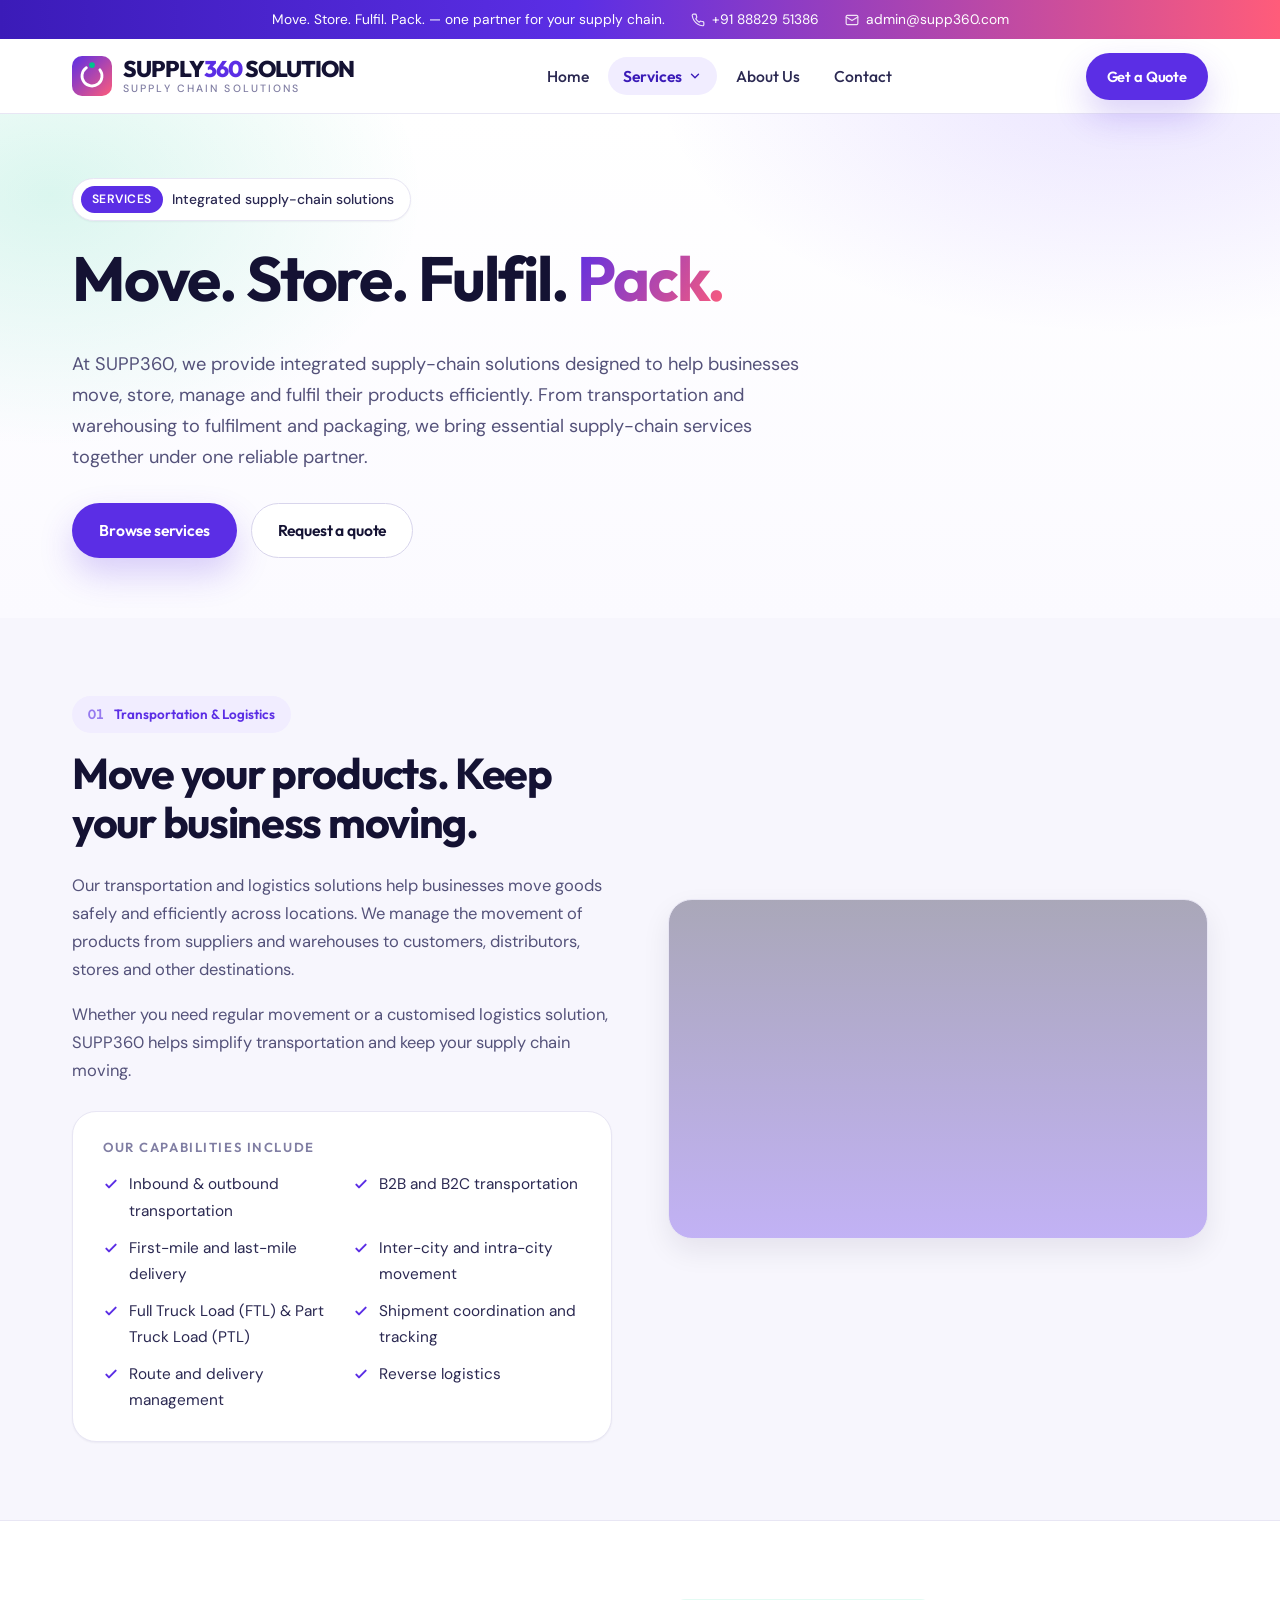
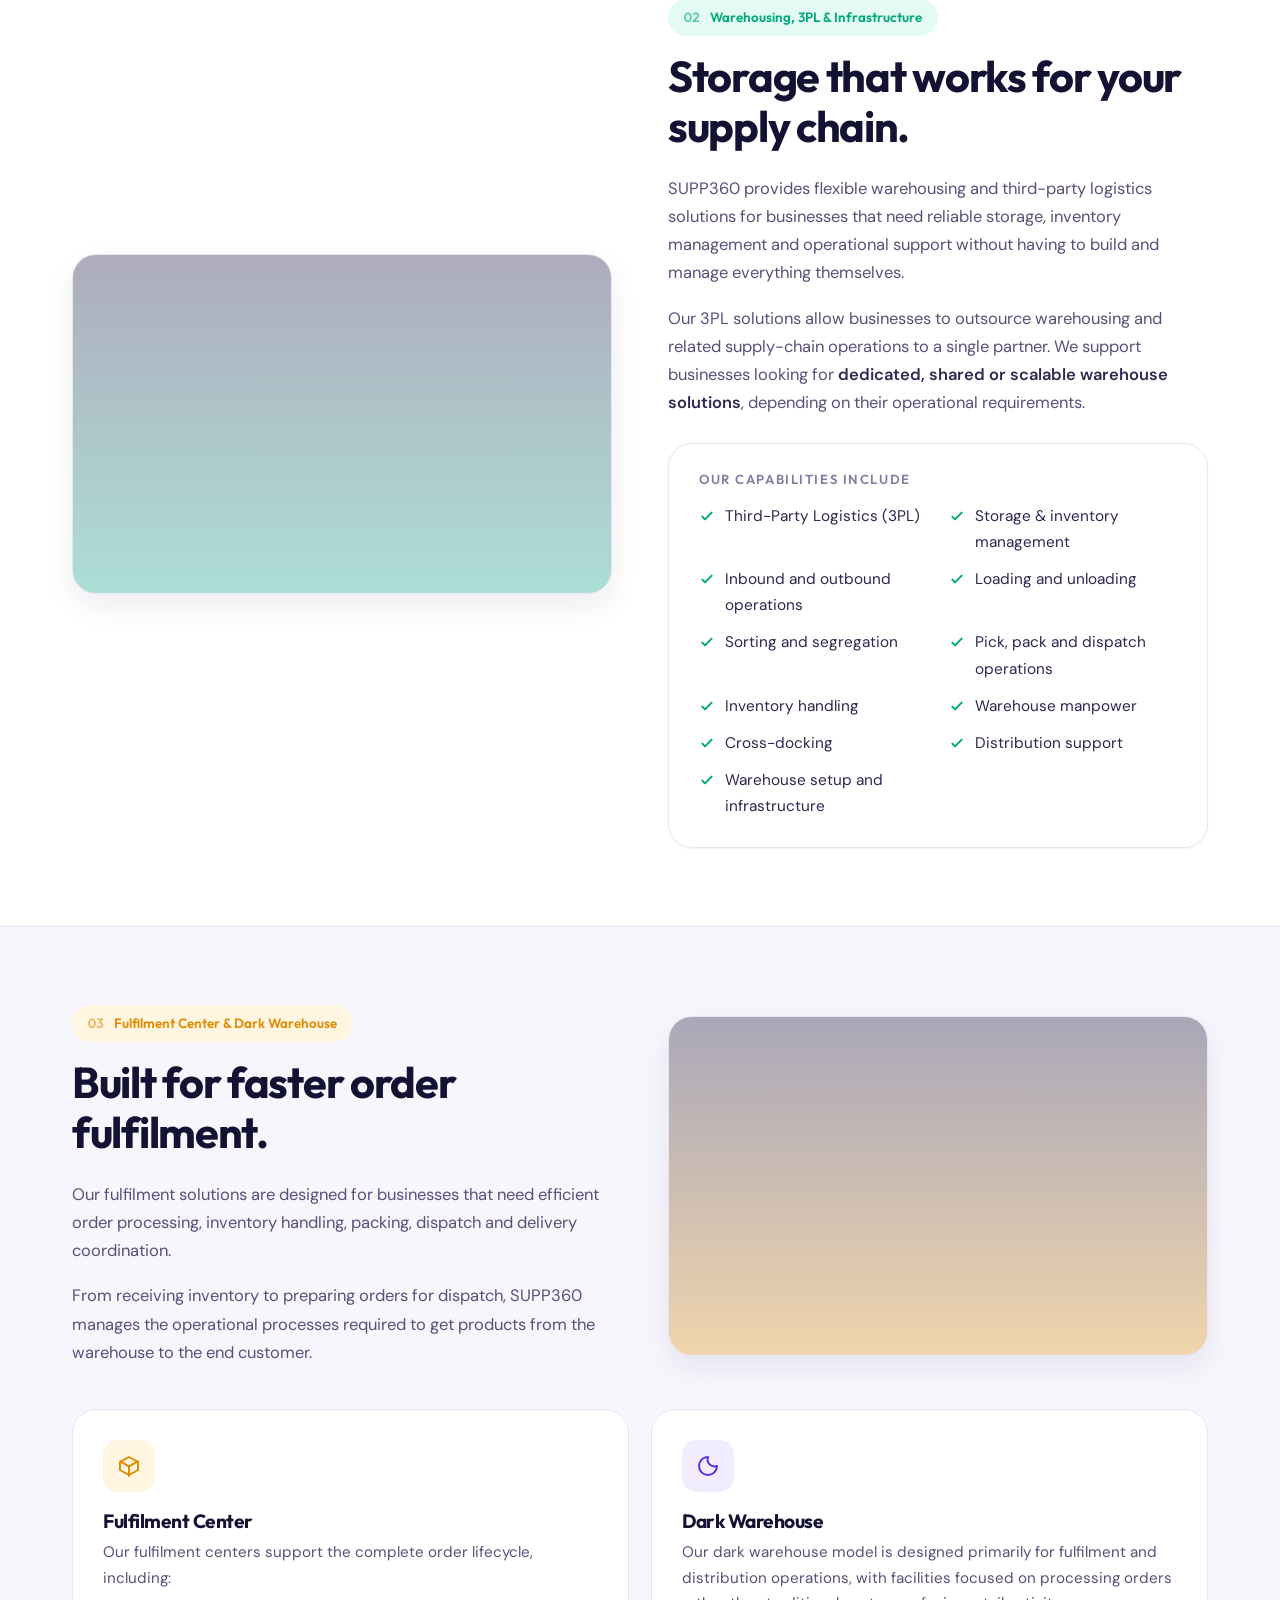
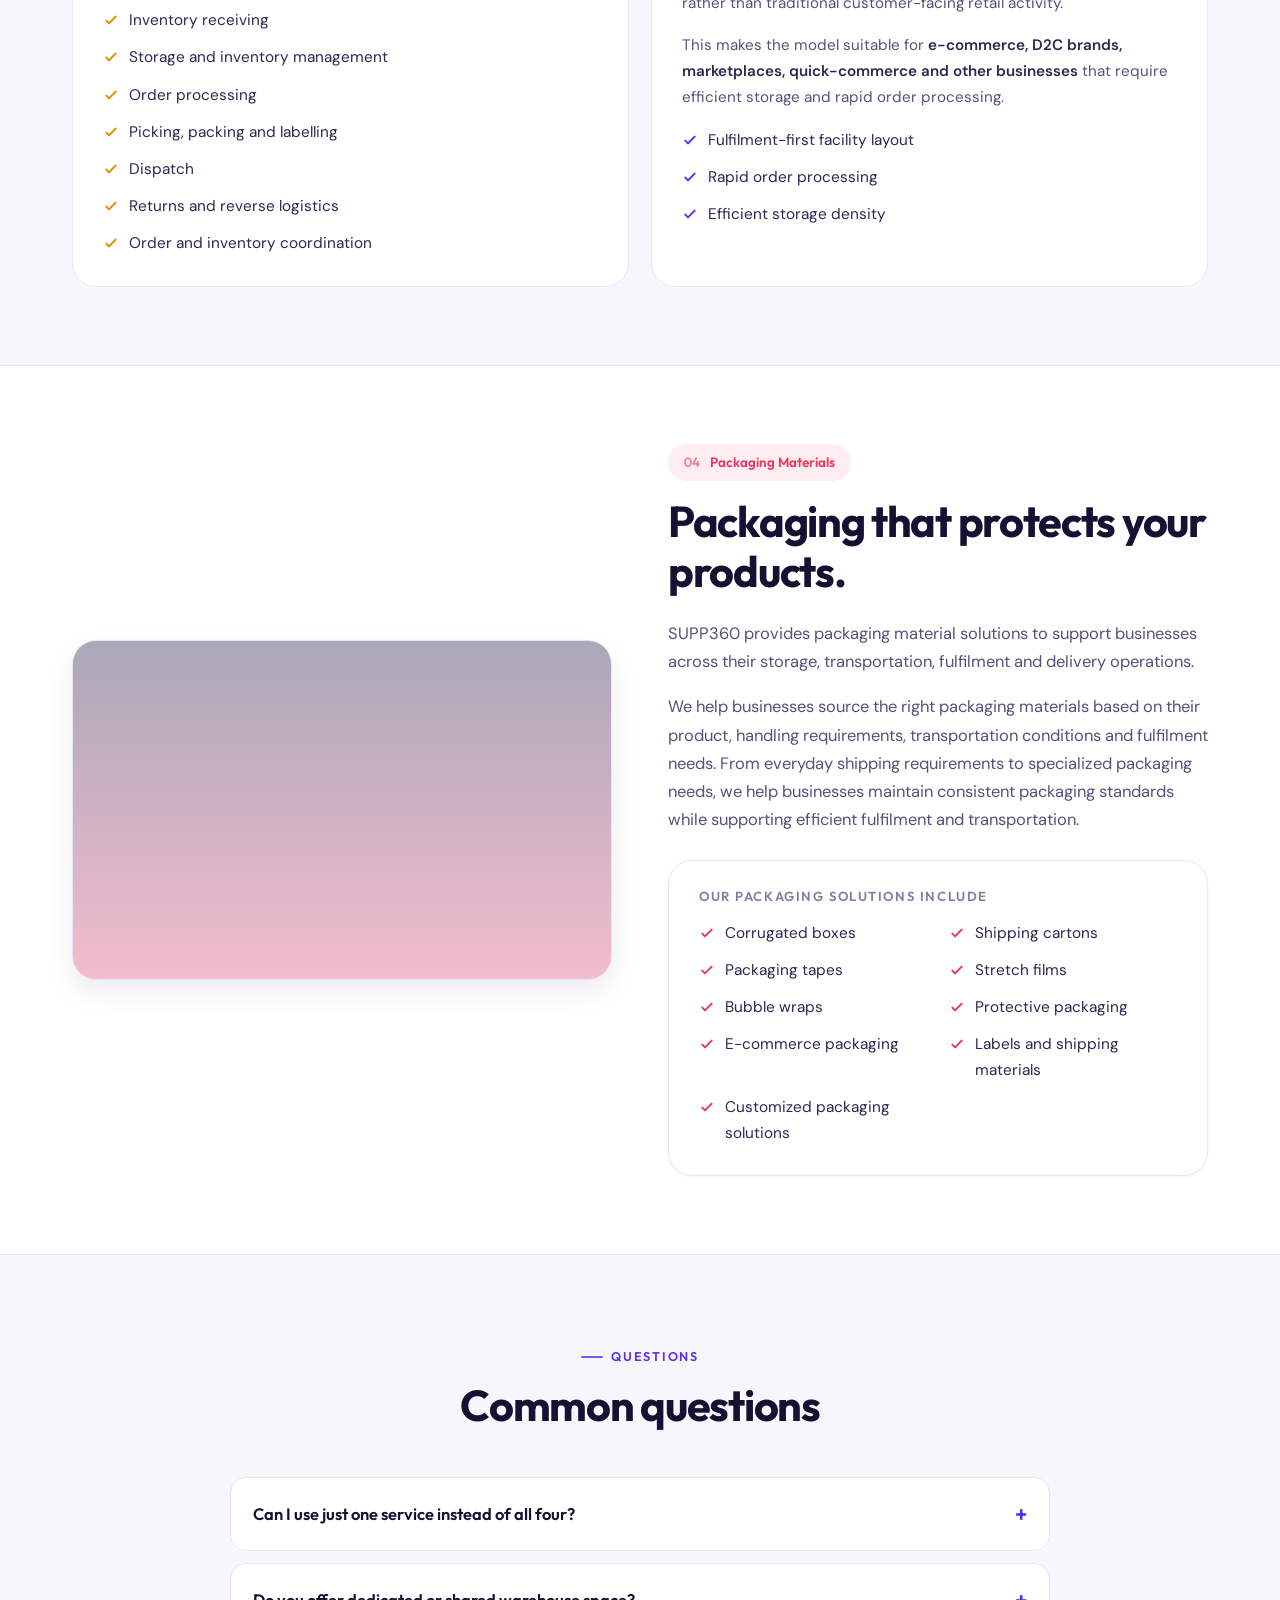
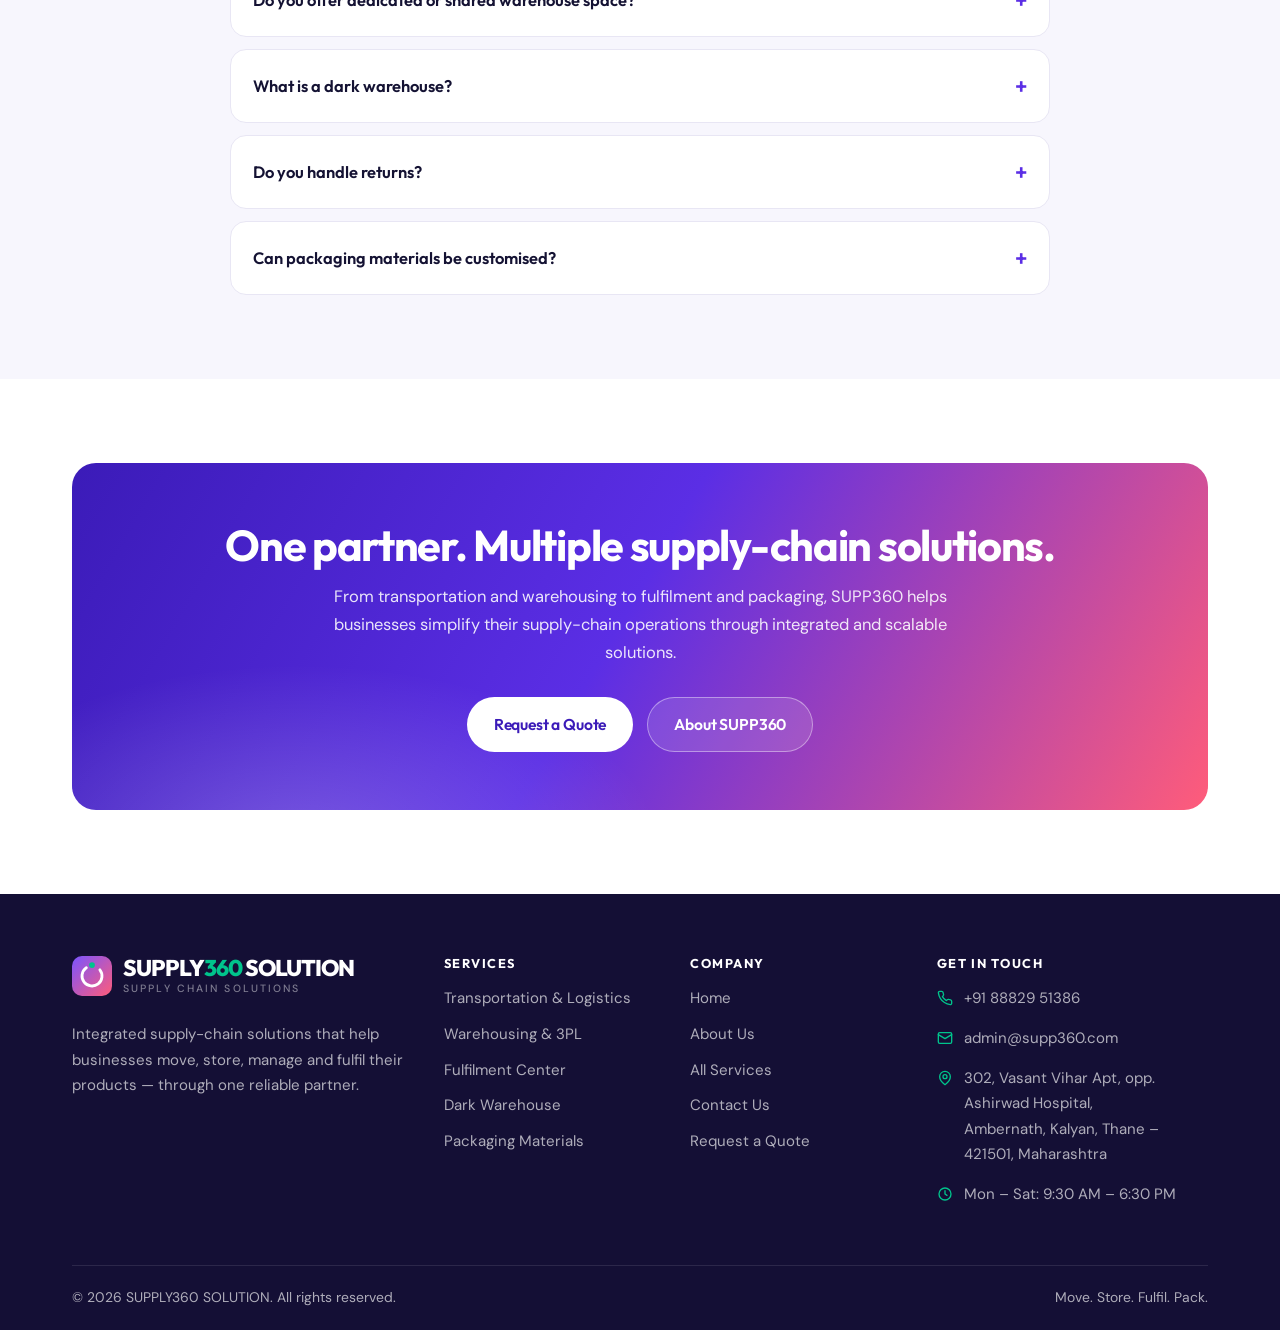
<file: services.html>
<!DOCTYPE html>
<html lang="en">
<head>
<meta charset="utf-8">
<meta name="viewport" content="width=device-width, initial-scale=1">
<title>Services — Transportation, Warehousing & 3PL, Fulfilment, Packaging | SUPPLY360 SOLUTION</title>
<meta name="description" content="Explore SUPP360 services: transportation and logistics (FTL, PTL, first and last mile), warehousing and 3PL, fulfilment centers and dark warehouses, and packaging materials.">
<meta name="keywords" content="supply chain solutions, 3PL company, warehousing services, fulfilment center, dark warehouse, transportation and logistics, packaging materials supplier, SUPP360">
<meta name="author" content="SUPP360">
<meta name="robots" content="index, follow">
<link rel="canonical" href="https://supp360.com/services">

<meta property="og:type" content="website">
<meta property="og:site_name" content="SUPPLY360 SOLUTION">
<meta property="og:title" content="Services — Transportation, Warehousing & 3PL, Fulfilment, Packaging | SUPPLY360 SOLUTION">
<meta property="og:description" content="Explore SUPP360 services: transportation and logistics (FTL, PTL, first and last mile), warehousing and 3PL, fulfilment centers and dark warehouses, and packaging materials.">
<meta property="og:url" content="https://supp360.com/services">
<meta property="og:image" content="https://supp360.com/assets/img/og-image.svg">
<meta name="twitter:card" content="summary_large_image">
<meta name="twitter:title" content="Services — Transportation, Warehousing & 3PL, Fulfilment, Packaging | SUPPLY360 SOLUTION">
<meta name="twitter:description" content="Explore SUPP360 services: transportation and logistics (FTL, PTL, first and last mile), warehousing and 3PL, fulfilment centers and dark warehouses, and packaging materials.">

<meta name="theme-color" content="#5B2EE5">
<link rel="icon" href="/assets/img/favicon.svg" type="image/svg+xml">
<link rel="apple-touch-icon" href="/assets/img/favicon.svg">

<link rel="preconnect" href="https://fonts.googleapis.com">
<link rel="preconnect" href="https://fonts.gstatic.com" crossorigin>
<link rel="preconnect" href="https://images.unsplash.com">
<link href="https://fonts.googleapis.com/css2?family=Outfit:wght@400;500;600;700;800&family=DM+Sans:opsz,wght@9..40,400;9..40,500;9..40,700&display=swap" rel="stylesheet">
<link rel="stylesheet" href="/assets/css/styles.css">
</head>
<body>
<a class="skip-link" href="#main">Skip to main content</a>

<div class="topbar">
  <div class="container">
    <span>Move. Store. Fulfil. Pack. — one partner for your supply chain.</span>
    <a href="tel:+918882951386"><svg width="14" height="14" viewBox="0 0 24 24" fill="none" stroke="currentColor" stroke-width="2" stroke-linecap="round" stroke-linejoin="round" aria-hidden="true"><path d="M22 16.9v3a2 2 0 0 1-2.2 2 19.8 19.8 0 0 1-8.6-3.1 19.5 19.5 0 0 1-6-6A19.8 19.8 0 0 1 2.1 4.2 2 2 0 0 1 4.1 2h3a2 2 0 0 1 2 1.7c.1 1 .4 1.9.7 2.8a2 2 0 0 1-.5 2.1L8.1 9.9a16 16 0 0 0 6 6l1.3-1.3a2 2 0 0 1 2.1-.4c.9.3 1.8.6 2.8.7a2 2 0 0 1 1.7 2Z"/></svg>+91 88829 51386</a>
    <a href="mailto:admin@supp360.com"><svg width="14" height="14" viewBox="0 0 24 24" fill="none" stroke="currentColor" stroke-width="2" stroke-linecap="round" stroke-linejoin="round" aria-hidden="true"><rect x="2" y="4" width="20" height="16" rx="2"/><path d="m2 7 10 6 10-6"/></svg>admin@supp360.com</a>
  </div>
</div>

<header class="site-header">
  <div class="container header-inner">
    <a class="brand" href="/" aria-label="SUPPLY360 SOLUTION — Home">
      <svg class="brand-mark" viewBox="0 0 64 64" aria-hidden="true" focusable="false">
        <defs><linearGradient id="bm" x1="0" y1="0" x2="1" y2="1"><stop offset="0" stop-color="#5B2EE5"/><stop offset="1" stop-color="#FF5C7A"/></linearGradient></defs>
        <rect width="64" height="64" rx="16" fill="url(#bm)"/>
        <circle cx="32" cy="32" r="16" fill="none" stroke="#fff" stroke-width="4.5" stroke-linecap="round" stroke-dasharray="76 24" transform="rotate(-38 32 32)"/>
        <circle cx="32" cy="14.5" r="4.6" fill="#00C48C"/>
      </svg>
      <span class="brand-text">
        <span class="brand-name">SUPPLY<b>360</b> SOLUTION</span>
        <span class="brand-sub">Supply Chain Solutions</span>
      </span>
    </a>

    <nav class="nav" id="primary-nav" aria-label="Primary navigation">
      <a href="/" data-nav="home">Home</a>
      <div class="nav-item is-current" data-nav="services">
        <button type="button" aria-expanded="false">Services
          <svg width="14" height="14" viewBox="0 0 24 24" fill="none" stroke="currentColor" stroke-width="2.4" stroke-linecap="round" stroke-linejoin="round" aria-hidden="true"><path d="m6 9 6 6 6-6"/></svg>
        </button>
        <div class="mega">
          <div class="mega-grid">
            <a class="mega-link" href="/services#transportation">
              <span class="ico c-violet"><svg width="19" height="19" viewBox="0 0 24 24" fill="none" stroke="currentColor" stroke-width="2" stroke-linecap="round" stroke-linejoin="round" aria-hidden="true"><path d="M1 3h13v13H1z"/><path d="M14 8h4l3 3v5h-7z"/><circle cx="5.5" cy="18.5" r="2.5"/><circle cx="17.5" cy="18.5" r="2.5"/></svg></span>
              <span><b>Transportation &amp; Logistics</b><span>FTL, PTL, first &amp; last mile, tracking</span></span>
            </a>
            <a class="mega-link" href="/services#warehousing">
              <span class="ico c-mint"><svg width="19" height="19" viewBox="0 0 24 24" fill="none" stroke="currentColor" stroke-width="2" stroke-linecap="round" stroke-linejoin="round" aria-hidden="true"><path d="M3 21V9l9-6 9 6v12"/><path d="M8 21v-7h8v7"/></svg></span>
              <span><b>Warehousing &amp; 3PL</b><span>Storage, inventory, warehouse setup</span></span>
            </a>
            <a class="mega-link" href="/services#fulfilment">
              <span class="ico c-amber"><svg width="19" height="19" viewBox="0 0 24 24" fill="none" stroke="currentColor" stroke-width="2" stroke-linecap="round" stroke-linejoin="round" aria-hidden="true"><path d="M21 16V8l-9-5-9 5v8l9 5 9-5Z"/><path d="m3.3 7.3 8.7 5 8.7-5"/><path d="M12 22V12.3"/></svg></span>
              <span><b>Fulfilment &amp; Dark Warehouse</b><span>Pick, pack, dispatch, returns</span></span>
            </a>
            <a class="mega-link" href="/services#packaging">
              <span class="ico c-coral"><svg width="19" height="19" viewBox="0 0 24 24" fill="none" stroke="currentColor" stroke-width="2" stroke-linecap="round" stroke-linejoin="round" aria-hidden="true"><path d="M3 8h18v12a1 1 0 0 1-1 1H4a1 1 0 0 1-1-1Z"/><path d="M2 4h20v4H2z"/><path d="M10 12h4"/></svg></span>
              <span><b>Packaging Materials</b><span>Boxes, tapes, films, protective packing</span></span>
            </a>
          </div>
          <div class="mega-foot">
            <p><strong>One partner. Multiple supply-chain solutions.</strong></p>
            <a class="link-arrow" href="/services">View all services <svg width="15" height="15" viewBox="0 0 24 24" fill="none" stroke="currentColor" stroke-width="2.4" stroke-linecap="round" stroke-linejoin="round" aria-hidden="true"><path d="M5 12h14M13 6l6 6-6 6"/></svg></a>
          </div>
        </div>
      </div>
      <a href="/about" data-nav="about">About Us</a>
      <a href="/contact" data-nav="contact">Contact</a>
    </nav>

    <div class="header-cta">
      <a class="btn btn--primary btn--sm" href="/contact#enquiry">Get a Quote</a>
      <button class="nav-toggle" type="button" aria-expanded="false" aria-controls="primary-nav" aria-label="Open menu">
        <svg class="i-open" width="20" height="20" viewBox="0 0 24 24" fill="none" stroke="currentColor" stroke-width="2.2" stroke-linecap="round" aria-hidden="true"><path d="M3 6h18M3 12h18M3 18h18"/></svg><svg class="i-close" width="20" height="20" viewBox="0 0 24 24" fill="none" stroke="currentColor" stroke-width="2.2" stroke-linecap="round" aria-hidden="true"><path d="M6 6l12 12M18 6 6 18"/></svg>
      </button>
    </div>
  </div>
</header>

<main id="main">
<!-- ===== PAGE HERO ===== -->
<section class="hero" style="padding:64px 0 60px">
  <div class="container">
    <div style="max-width:760px">
      <span class="pill"><b>Services</b> Integrated supply-chain solutions</span>
      <h1>Move. Store. Fulfil. <span>Pack.</span></h1>
      <p class="lead" style="max-width:58ch">At SUPP360, we provide integrated supply-chain solutions designed to help businesses move, store, manage and fulfil their products efficiently. From transportation and warehousing to fulfilment and packaging, we bring essential supply-chain services together under one reliable partner.</p>
      <div class="btn-row">
        <a class="btn btn--primary" href="#transportation">Browse services</a>
        <a class="btn btn--outline" href="/contact#enquiry">Request a quote</a>
      </div>
    </div>
  </div>
</section>

<!-- ===== 1. TRANSPORTATION ===== -->
<section class="service-block" id="transportation">
  <div class="container">
    <div class="split">
      <div class="split-content reveal">
        <span class="service-tag c-violet"><span class="n">01</span> Transportation &amp; Logistics</span>
        <h2>Move your products. Keep your business moving.</h2>
        <p>Our transportation and logistics solutions help businesses move goods safely and efficiently across locations. We manage the movement of products from suppliers and warehouses to customers, distributors, stores and other destinations.</p>
        <p>Whether you need regular movement or a customised logistics solution, SUPP360 helps simplify transportation and keep your supply chain moving.</p>
        <div class="capability-box">
          <h4>Our capabilities include</h4>
          <ul class="tick-list is-2col">
            <li><svg width="16" height="16" viewBox="0 0 24 24" fill="none" stroke="var(--violet-600)" stroke-width="3" stroke-linecap="round" stroke-linejoin="round" aria-hidden="true"><path d="m5 13 4 4L19 7"/></svg><span>Inbound &amp; outbound transportation</span></li>
            <li><svg width="16" height="16" viewBox="0 0 24 24" fill="none" stroke="var(--violet-600)" stroke-width="3" stroke-linecap="round" stroke-linejoin="round" aria-hidden="true"><path d="m5 13 4 4L19 7"/></svg><span>B2B and B2C transportation</span></li>
            <li><svg width="16" height="16" viewBox="0 0 24 24" fill="none" stroke="var(--violet-600)" stroke-width="3" stroke-linecap="round" stroke-linejoin="round" aria-hidden="true"><path d="m5 13 4 4L19 7"/></svg><span>First-mile and last-mile delivery</span></li>
            <li><svg width="16" height="16" viewBox="0 0 24 24" fill="none" stroke="var(--violet-600)" stroke-width="3" stroke-linecap="round" stroke-linejoin="round" aria-hidden="true"><path d="m5 13 4 4L19 7"/></svg><span>Inter-city and intra-city movement</span></li>
            <li><svg width="16" height="16" viewBox="0 0 24 24" fill="none" stroke="var(--violet-600)" stroke-width="3" stroke-linecap="round" stroke-linejoin="round" aria-hidden="true"><path d="m5 13 4 4L19 7"/></svg><span>Full Truck Load (FTL) &amp; Part Truck Load (PTL)</span></li>
            <li><svg width="16" height="16" viewBox="0 0 24 24" fill="none" stroke="var(--violet-600)" stroke-width="3" stroke-linecap="round" stroke-linejoin="round" aria-hidden="true"><path d="m5 13 4 4L19 7"/></svg><span>Shipment coordination and tracking</span></li>
            <li><svg width="16" height="16" viewBox="0 0 24 24" fill="none" stroke="var(--violet-600)" stroke-width="3" stroke-linecap="round" stroke-linejoin="round" aria-hidden="true"><path d="m5 13 4 4L19 7"/></svg><span>Route and delivery management</span></li>
            <li><svg width="16" height="16" viewBox="0 0 24 24" fill="none" stroke="var(--violet-600)" stroke-width="3" stroke-linecap="round" stroke-linejoin="round" aria-hidden="true"><path d="m5 13 4 4L19 7"/></svg><span>Reverse logistics</span></li>
          </ul>
        </div>
      </div>
      <div class="split-media ph-logistics reveal" role="img" aria-label="Trucks at a distribution facility"></div>
    </div>
  </div>
</section>

<!-- ===== 2. WAREHOUSING ===== -->
<section class="service-block" id="warehousing">
  <div class="container">
    <div class="split split--reverse">
      <div class="split-content reveal">
        <span class="service-tag c-mint"><span class="n">02</span> Warehousing, 3PL &amp; Infrastructure</span>
        <h2>Storage that works for your supply chain.</h2>
        <p>SUPP360 provides flexible warehousing and third-party logistics solutions for businesses that need reliable storage, inventory management and operational support without having to build and manage everything themselves.</p>
        <p>Our 3PL solutions allow businesses to outsource warehousing and related supply-chain operations to a single partner. We support businesses looking for <strong>dedicated, shared or scalable warehouse solutions</strong>, depending on their operational requirements.</p>
        <div class="capability-box">
          <h4>Our capabilities include</h4>
          <ul class="tick-list is-2col">
            <li><svg width="16" height="16" viewBox="0 0 24 24" fill="none" stroke="var(--mint-600)" stroke-width="3" stroke-linecap="round" stroke-linejoin="round" aria-hidden="true"><path d="m5 13 4 4L19 7"/></svg><span>Third-Party Logistics (3PL)</span></li>
            <li><svg width="16" height="16" viewBox="0 0 24 24" fill="none" stroke="var(--mint-600)" stroke-width="3" stroke-linecap="round" stroke-linejoin="round" aria-hidden="true"><path d="m5 13 4 4L19 7"/></svg><span>Storage &amp; inventory management</span></li>
            <li><svg width="16" height="16" viewBox="0 0 24 24" fill="none" stroke="var(--mint-600)" stroke-width="3" stroke-linecap="round" stroke-linejoin="round" aria-hidden="true"><path d="m5 13 4 4L19 7"/></svg><span>Inbound and outbound operations</span></li>
            <li><svg width="16" height="16" viewBox="0 0 24 24" fill="none" stroke="var(--mint-600)" stroke-width="3" stroke-linecap="round" stroke-linejoin="round" aria-hidden="true"><path d="m5 13 4 4L19 7"/></svg><span>Loading and unloading</span></li>
            <li><svg width="16" height="16" viewBox="0 0 24 24" fill="none" stroke="var(--mint-600)" stroke-width="3" stroke-linecap="round" stroke-linejoin="round" aria-hidden="true"><path d="m5 13 4 4L19 7"/></svg><span>Sorting and segregation</span></li>
            <li><svg width="16" height="16" viewBox="0 0 24 24" fill="none" stroke="var(--mint-600)" stroke-width="3" stroke-linecap="round" stroke-linejoin="round" aria-hidden="true"><path d="m5 13 4 4L19 7"/></svg><span>Pick, pack and dispatch operations</span></li>
            <li><svg width="16" height="16" viewBox="0 0 24 24" fill="none" stroke="var(--mint-600)" stroke-width="3" stroke-linecap="round" stroke-linejoin="round" aria-hidden="true"><path d="m5 13 4 4L19 7"/></svg><span>Inventory handling</span></li>
            <li><svg width="16" height="16" viewBox="0 0 24 24" fill="none" stroke="var(--mint-600)" stroke-width="3" stroke-linecap="round" stroke-linejoin="round" aria-hidden="true"><path d="m5 13 4 4L19 7"/></svg><span>Warehouse manpower</span></li>
            <li><svg width="16" height="16" viewBox="0 0 24 24" fill="none" stroke="var(--mint-600)" stroke-width="3" stroke-linecap="round" stroke-linejoin="round" aria-hidden="true"><path d="m5 13 4 4L19 7"/></svg><span>Cross-docking</span></li>
            <li><svg width="16" height="16" viewBox="0 0 24 24" fill="none" stroke="var(--mint-600)" stroke-width="3" stroke-linecap="round" stroke-linejoin="round" aria-hidden="true"><path d="m5 13 4 4L19 7"/></svg><span>Distribution support</span></li>
            <li><svg width="16" height="16" viewBox="0 0 24 24" fill="none" stroke="var(--mint-600)" stroke-width="3" stroke-linecap="round" stroke-linejoin="round" aria-hidden="true"><path d="m5 13 4 4L19 7"/></svg><span>Warehouse setup and infrastructure</span></li>
          </ul>
        </div>
      </div>
      <div class="split-media ph-warehouse reveal" role="img" aria-label="Racked warehouse storage"></div>
    </div>
  </div>
</section>

<!-- ===== 3. FULFILMENT ===== -->
<section class="service-block" id="fulfilment">
  <div class="container">
    <div class="split">
      <div class="split-content reveal">
        <span class="service-tag c-amber"><span class="n">03</span> Fulfilment Center &amp; Dark Warehouse</span>
        <h2>Built for faster order fulfilment.</h2>
        <p>Our fulfilment solutions are designed for businesses that need efficient order processing, inventory handling, packing, dispatch and delivery coordination.</p>
        <p>From receiving inventory to preparing orders for dispatch, SUPP360 manages the operational processes required to get products from the warehouse to the end customer.</p>
      </div>
      <div class="split-media ph-fulfilment reveal" role="img" aria-label="Order packing line"></div>
    </div>

    <div class="grid grid-2" style="margin-top:42px">
      <article class="card card--plain reveal">
        <span class="ico c-amber"><svg width="24" height="24" viewBox="0 0 24 24" fill="none" stroke="currentColor" stroke-width="2" stroke-linecap="round" stroke-linejoin="round" aria-hidden="true"><path d="M21 16V8l-9-5-9 5v8l9 5 9-5Z"/><path d="m3.3 7.3 8.7 5 8.7-5"/><path d="M12 22V12.3"/></svg></span>
        <h3>Fulfilment Center</h3>
        <p>Our fulfilment centers support the complete order lifecycle, including:</p>
        <ul class="tick-list">
          <li><svg width="16" height="16" viewBox="0 0 24 24" fill="none" stroke="var(--amber-600)" stroke-width="3" stroke-linecap="round" stroke-linejoin="round" aria-hidden="true"><path d="m5 13 4 4L19 7"/></svg><span>Inventory receiving</span></li>
          <li><svg width="16" height="16" viewBox="0 0 24 24" fill="none" stroke="var(--amber-600)" stroke-width="3" stroke-linecap="round" stroke-linejoin="round" aria-hidden="true"><path d="m5 13 4 4L19 7"/></svg><span>Storage and inventory management</span></li>
          <li><svg width="16" height="16" viewBox="0 0 24 24" fill="none" stroke="var(--amber-600)" stroke-width="3" stroke-linecap="round" stroke-linejoin="round" aria-hidden="true"><path d="m5 13 4 4L19 7"/></svg><span>Order processing</span></li>
          <li><svg width="16" height="16" viewBox="0 0 24 24" fill="none" stroke="var(--amber-600)" stroke-width="3" stroke-linecap="round" stroke-linejoin="round" aria-hidden="true"><path d="m5 13 4 4L19 7"/></svg><span>Picking, packing and labelling</span></li>
          <li><svg width="16" height="16" viewBox="0 0 24 24" fill="none" stroke="var(--amber-600)" stroke-width="3" stroke-linecap="round" stroke-linejoin="round" aria-hidden="true"><path d="m5 13 4 4L19 7"/></svg><span>Dispatch</span></li>
          <li><svg width="16" height="16" viewBox="0 0 24 24" fill="none" stroke="var(--amber-600)" stroke-width="3" stroke-linecap="round" stroke-linejoin="round" aria-hidden="true"><path d="m5 13 4 4L19 7"/></svg><span>Returns and reverse logistics</span></li>
          <li><svg width="16" height="16" viewBox="0 0 24 24" fill="none" stroke="var(--amber-600)" stroke-width="3" stroke-linecap="round" stroke-linejoin="round" aria-hidden="true"><path d="m5 13 4 4L19 7"/></svg><span>Order and inventory coordination</span></li>
        </ul>
      </article>

      <article class="card card--plain reveal" id="fulfilment-dark">
        <span class="ico c-violet"><svg width="24" height="24" viewBox="0 0 24 24" fill="none" stroke="currentColor" stroke-width="2" stroke-linecap="round" stroke-linejoin="round" aria-hidden="true"><path d="M12 3a9 9 0 1 0 9 9 7 7 0 0 1-9-9Z"/></svg></span>
        <h3>Dark Warehouse</h3>
        <p>Our dark warehouse model is designed primarily for fulfilment and distribution operations, with facilities focused on processing orders rather than traditional customer-facing retail activity.</p>
        <p>This makes the model suitable for <strong>e-commerce, D2C brands, marketplaces, quick-commerce and other businesses</strong> that require efficient storage and rapid order processing.</p>
        <ul class="tick-list" style="margin-top:6px">
          <li><svg width="16" height="16" viewBox="0 0 24 24" fill="none" stroke="var(--violet-600)" stroke-width="3" stroke-linecap="round" stroke-linejoin="round" aria-hidden="true"><path d="m5 13 4 4L19 7"/></svg><span>Fulfilment-first facility layout</span></li>
          <li><svg width="16" height="16" viewBox="0 0 24 24" fill="none" stroke="var(--violet-600)" stroke-width="3" stroke-linecap="round" stroke-linejoin="round" aria-hidden="true"><path d="m5 13 4 4L19 7"/></svg><span>Rapid order processing</span></li>
          <li><svg width="16" height="16" viewBox="0 0 24 24" fill="none" stroke="var(--violet-600)" stroke-width="3" stroke-linecap="round" stroke-linejoin="round" aria-hidden="true"><path d="m5 13 4 4L19 7"/></svg><span>Efficient storage density</span></li>
        </ul>
      </article>
    </div>
  </div>
</section>

<!-- ===== 4. PACKAGING ===== -->
<section class="service-block" id="packaging">
  <div class="container">
    <div class="split split--reverse">
      <div class="split-content reveal">
        <span class="service-tag c-coral"><span class="n">04</span> Packaging Materials</span>
        <h2>Packaging that protects your products.</h2>
        <p>SUPP360 provides packaging material solutions to support businesses across their storage, transportation, fulfilment and delivery operations.</p>
        <p>We help businesses source the right packaging materials based on their product, handling requirements, transportation conditions and fulfilment needs. From everyday shipping requirements to specialized packaging needs, we help businesses maintain consistent packaging standards while supporting efficient fulfilment and transportation.</p>
        <div class="capability-box">
          <h4>Our packaging solutions include</h4>
          <ul class="tick-list is-2col">
            <li><svg width="16" height="16" viewBox="0 0 24 24" fill="none" stroke="var(--coral-600)" stroke-width="3" stroke-linecap="round" stroke-linejoin="round" aria-hidden="true"><path d="m5 13 4 4L19 7"/></svg><span>Corrugated boxes</span></li>
            <li><svg width="16" height="16" viewBox="0 0 24 24" fill="none" stroke="var(--coral-600)" stroke-width="3" stroke-linecap="round" stroke-linejoin="round" aria-hidden="true"><path d="m5 13 4 4L19 7"/></svg><span>Shipping cartons</span></li>
            <li><svg width="16" height="16" viewBox="0 0 24 24" fill="none" stroke="var(--coral-600)" stroke-width="3" stroke-linecap="round" stroke-linejoin="round" aria-hidden="true"><path d="m5 13 4 4L19 7"/></svg><span>Packaging tapes</span></li>
            <li><svg width="16" height="16" viewBox="0 0 24 24" fill="none" stroke="var(--coral-600)" stroke-width="3" stroke-linecap="round" stroke-linejoin="round" aria-hidden="true"><path d="m5 13 4 4L19 7"/></svg><span>Stretch films</span></li>
            <li><svg width="16" height="16" viewBox="0 0 24 24" fill="none" stroke="var(--coral-600)" stroke-width="3" stroke-linecap="round" stroke-linejoin="round" aria-hidden="true"><path d="m5 13 4 4L19 7"/></svg><span>Bubble wraps</span></li>
            <li><svg width="16" height="16" viewBox="0 0 24 24" fill="none" stroke="var(--coral-600)" stroke-width="3" stroke-linecap="round" stroke-linejoin="round" aria-hidden="true"><path d="m5 13 4 4L19 7"/></svg><span>Protective packaging</span></li>
            <li><svg width="16" height="16" viewBox="0 0 24 24" fill="none" stroke="var(--coral-600)" stroke-width="3" stroke-linecap="round" stroke-linejoin="round" aria-hidden="true"><path d="m5 13 4 4L19 7"/></svg><span>E-commerce packaging</span></li>
            <li><svg width="16" height="16" viewBox="0 0 24 24" fill="none" stroke="var(--coral-600)" stroke-width="3" stroke-linecap="round" stroke-linejoin="round" aria-hidden="true"><path d="m5 13 4 4L19 7"/></svg><span>Labels and shipping materials</span></li>
            <li><svg width="16" height="16" viewBox="0 0 24 24" fill="none" stroke="var(--coral-600)" stroke-width="3" stroke-linecap="round" stroke-linejoin="round" aria-hidden="true"><path d="m5 13 4 4L19 7"/></svg><span>Customized packaging solutions</span></li>
          </ul>
        </div>
      </div>
      <div class="split-media ph-packaging reveal" role="img" aria-label="Packaging materials"></div>
    </div>
  </div>
</section>

<!-- ===== FAQ ===== -->
<section class="section section--tint">
  <div class="container">
    <div class="section-head">
      <span class="eyebrow">Questions</span>
      <h2>Common questions</h2>
    </div>
    <div class="faq">
      <details><summary>Can I use just one service instead of all four?</summary><p>Yes. Each service line works on its own — you can start with transportation, warehousing, fulfilment or packaging materials and add others as your requirement grows.</p></details>
      <details><summary>Do you offer dedicated or shared warehouse space?</summary><p>Both. We support dedicated, shared and scalable warehouse solutions depending on your volumes, product type and operational requirements.</p></details>
      <details><summary>What is a dark warehouse?</summary><p>A facility focused on fulfilment and distribution rather than customer-facing retail activity. It is designed for rapid order processing — suitable for e-commerce, D2C, marketplace and quick-commerce businesses.</p></details>
      <details><summary>Do you handle returns?</summary><p>Yes. Returns and reverse logistics are part of both our transportation and fulfilment operations.</p></details>
      <details><summary>Can packaging materials be customised?</summary><p>Yes. Along with standard boxes, tapes, films and protective materials, we support customised packaging based on your product and handling needs.</p></details>
    </div>
  </div>
</section>

<!-- ===== CTA ===== -->
<section class="cta" style="padding-top:84px">
  <div class="container">
    <div class="cta-inner reveal">
      <h2>One partner. Multiple supply-chain solutions.</h2>
      <p>From transportation and warehousing to fulfilment and packaging, SUPP360 helps businesses simplify their supply-chain operations through integrated and scalable solutions.</p>
      <div class="btn-row"><a class="btn btn--white" href="/contact#enquiry">Request a Quote</a><a class="btn btn--ghost" href="/about">About SUPP360</a></div>
    </div>
  </div>
</section>
</main>

<footer class="site-footer">
  <div class="container">
    <div class="footer-grid">
      <div class="footer-about">
        <a class="brand" href="/" aria-label="SUPPLY360 SOLUTION — Home">
          <svg class="brand-mark" viewBox="0 0 64 64" aria-hidden="true" focusable="false">
            <defs><linearGradient id="bf" x1="0" y1="0" x2="1" y2="1"><stop offset="0" stop-color="#7A54FF"/><stop offset="1" stop-color="#FF5C7A"/></linearGradient></defs>
            <rect width="64" height="64" rx="16" fill="url(#bf)"/>
            <circle cx="32" cy="32" r="16" fill="none" stroke="#fff" stroke-width="4.5" stroke-linecap="round" stroke-dasharray="76 24" transform="rotate(-38 32 32)"/>
            <circle cx="32" cy="14.5" r="4.6" fill="#00C48C"/>
          </svg>
          <span class="brand-text">
            <span class="brand-name">SUPPLY<b>360</b> SOLUTION</span>
            <span class="brand-sub">Supply Chain Solutions</span>
          </span>
        </a>
        <p>Integrated supply-chain solutions that help businesses move, store, manage and fulfil their products — through one reliable partner.</p>
      </div>

      <div class="footer-col">
        <h4>Services</h4>
        <ul>
          <li><a href="/services#transportation">Transportation &amp; Logistics</a></li>
          <li><a href="/services#warehousing">Warehousing &amp; 3PL</a></li>
          <li><a href="/services#fulfilment">Fulfilment Center</a></li>
          <li><a href="/services#fulfilment-dark">Dark Warehouse</a></li>
          <li><a href="/services#packaging">Packaging Materials</a></li>
        </ul>
      </div>

      <div class="footer-col">
        <h4>Company</h4>
        <ul>
          <li><a href="/">Home</a></li>
          <li><a href="/about">About Us</a></li>
          <li><a href="/services">All Services</a></li>
          <li><a href="/contact">Contact Us</a></li>
          <li><a href="/contact#enquiry">Request a Quote</a></li>
        </ul>
      </div>

      <div class="footer-col">
        <h4>Get in touch</h4>
        <ul class="footer-contact">
          <li><svg width="16" height="16" viewBox="0 0 24 24" fill="none" stroke="currentColor" stroke-width="2" stroke-linecap="round" stroke-linejoin="round" aria-hidden="true"><path d="M22 16.9v3a2 2 0 0 1-2.2 2 19.8 19.8 0 0 1-8.6-3.1 19.5 19.5 0 0 1-6-6A19.8 19.8 0 0 1 2.1 4.2 2 2 0 0 1 4.1 2h3a2 2 0 0 1 2 1.7c.1 1 .4 1.9.7 2.8a2 2 0 0 1-.5 2.1L8.1 9.9a16 16 0 0 0 6 6l1.3-1.3a2 2 0 0 1 2.1-.4c.9.3 1.8.6 2.8.7a2 2 0 0 1 1.7 2Z"/></svg><a href="tel:+918882951386">+91 88829 51386</a></li>
          <li><svg width="16" height="16" viewBox="0 0 24 24" fill="none" stroke="currentColor" stroke-width="2" stroke-linecap="round" stroke-linejoin="round" aria-hidden="true"><rect x="2" y="4" width="20" height="16" rx="2"/><path d="m2 7 10 6 10-6"/></svg><a href="mailto:admin@supp360.com">admin@supp360.com</a></li>
          <li><svg width="16" height="16" viewBox="0 0 24 24" fill="none" stroke="currentColor" stroke-width="2" stroke-linecap="round" stroke-linejoin="round" aria-hidden="true"><path d="M20 10c0 6-8 12-8 12s-8-6-8-12a8 8 0 0 1 16 0Z"/><circle cx="12" cy="10" r="3"/></svg><span>302, Vasant Vihar Apt, opp. Ashirwad Hospital,<br>Ambernath, Kalyan, Thane – 421501, Maharashtra</span></li>
          <li><svg width="16" height="16" viewBox="0 0 24 24" fill="none" stroke="currentColor" stroke-width="2" stroke-linecap="round" stroke-linejoin="round" aria-hidden="true"><circle cx="12" cy="12" r="9"/><path d="M12 7v5l3 2"/></svg><span>Mon – Sat: 9:30 AM – 6:30 PM</span></li>
        </ul>
      </div>
    </div>

    <div class="footer-bottom">
      <span>&copy; <span data-year>2026</span> SUPPLY360 SOLUTION. All rights reserved.</span>
      <span>Move. Store. Fulfil. Pack.</span>
    </div>
  </div>
</footer>

<script src="/assets/js/main.js" defer></script>
</body>
</html>
</file>
<file: assets/css/styles.css>
/* ==========================================================================
   SUPP360 — Supply-chain solutions. Bright, product-led stylesheet.
   Design language: white canvas, soft tinted bands, rounded cards,
   four service colours (violet / mint / amber / coral), pill controls.
   ========================================================================== */

/* ---------- Tokens ---------- */
:root{
  /* brand */
  --violet-700:#3B1BB8;
  --violet-600:#5B2EE5;
  --violet-500:#7A54FF;
  --violet-050:#F1EDFF;

  --mint-600:#00A97A;
  --mint-500:#00C48C;
  --mint-050:#E3FBF3;

  --amber-600:#E08C00;
  --amber-500:#FFB020;
  --amber-050:#FFF5E0;

  --coral-600:#E8385C;
  --coral-500:#FF5C7A;
  --coral-050:#FFEDF1;

  /* neutrals */
  --ink:#141233;
  --ink-2:#2B2952;
  --body:#54527A;
  --muted:#807EA3;
  --line:#E8E6F4;
  --line-strong:#D8D5EC;
  --bg:#FFFFFF;
  --bg-tint:#F7F6FD;
  --bg-tint-2:#FBFAFF;
  --deep:#140F35;
  --deep-2:#1D1650;

  --radius-sm:10px;
  --radius:16px;
  --radius-lg:24px;
  --radius-pill:999px;

  --shadow-xs:0 1px 2px rgba(20,18,51,.05);
  --shadow-sm:0 2px 8px rgba(20,18,51,.06);
  --shadow-md:0 12px 28px rgba(20,18,51,.08);
  --shadow-lg:0 28px 60px rgba(20,18,51,.14);
  --shadow-color:0 16px 34px rgba(91,46,229,.22);

  --max:1180px;
  --gutter:22px;

  --font-head:"Outfit","Segoe UI",Roboto,Helvetica,Arial,sans-serif;
  --font-body:"DM Sans","Segoe UI",Roboto,Helvetica,Arial,sans-serif;
}

/* ---------- Reset ---------- */
*,*::before,*::after{box-sizing:border-box}
html{-webkit-text-size-adjust:100%;scroll-behavior:smooth;scroll-padding-top:96px}
body{
  margin:0;
  font-family:var(--font-body);
  font-size:16.5px;
  line-height:1.7;
  color:var(--body);
  background:var(--bg);
  -webkit-font-smoothing:antialiased;
  overflow-x:hidden;
}
img,svg{max-width:100%}
img{height:auto;display:block}
a{color:var(--violet-600);text-decoration:none}
a:hover{color:var(--violet-700)}
ul{margin:0;padding:0;list-style:none}
h1,h2,h3,h4{
  font-family:var(--font-head);
  color:var(--ink);
  margin:0 0 .55em;
  line-height:1.15;
  letter-spacing:-.025em;
  font-weight:700;
}
h1{font-size:clamp(2.3rem,1.3rem + 3.6vw,3.9rem);letter-spacing:-.035em}
h2{font-size:clamp(1.75rem,1.1rem + 2.3vw,2.7rem);letter-spacing:-.03em}
h3{font-size:1.2rem}
p{margin:0 0 1.05em}
p:last-child{margin-bottom:0}
strong{color:var(--ink-2);font-weight:600}
:focus-visible{outline:3px solid var(--violet-500);outline-offset:3px;border-radius:6px}

.container{width:100%;max-width:var(--max);margin:0 auto;padding:0 var(--gutter)}
.skip-link{position:absolute;left:-9999px;top:0;background:var(--violet-600);color:#fff;padding:12px 18px;z-index:200;border-radius:0 0 12px 0}
.skip-link:focus{left:0;color:#fff}

/* ---------- Buttons ---------- */
.btn{
  display:inline-flex;align-items:center;justify-content:center;gap:9px;
  font-family:var(--font-head);font-weight:600;font-size:.98rem;letter-spacing:-.01em;
  padding:13px 26px;border-radius:var(--radius-pill);border:1.5px solid transparent;
  cursor:pointer;transition:transform .18s ease,box-shadow .2s ease,background .2s ease,color .2s ease,border-color .2s ease;
  white-space:nowrap;
}
.btn svg{flex:none}
.btn--primary{background:var(--violet-600);color:#fff;box-shadow:var(--shadow-color)}
.btn--primary:hover{background:var(--violet-700);color:#fff;transform:translateY(-2px);box-shadow:0 20px 40px rgba(91,46,229,.3)}
.btn--dark{background:var(--ink);color:#fff}
.btn--dark:hover{background:#000;color:#fff;transform:translateY(-2px)}
.btn--outline{background:#fff;color:var(--ink);border-color:var(--line-strong)}
.btn--outline:hover{border-color:var(--violet-500);color:var(--violet-600);transform:translateY(-2px)}
.btn--ghost{background:rgba(255,255,255,.12);color:#fff;border-color:rgba(255,255,255,.4)}
.btn--ghost:hover{background:#fff;color:var(--violet-700);border-color:#fff}
.btn--white{background:#fff;color:var(--violet-700)}
.btn--white:hover{color:var(--violet-700);transform:translateY(-2px);box-shadow:0 18px 36px rgba(0,0,0,.18)}
.btn--sm{padding:10px 20px;font-size:.92rem}
.btn-row{display:flex;flex-wrap:wrap;gap:14px;margin-top:30px}

.link-arrow{display:inline-flex;align-items:center;gap:7px;font-family:var(--font-head);font-weight:600;font-size:.96rem}
.link-arrow svg{transition:transform .18s ease}
.link-arrow:hover svg{transform:translateX(4px)}

/* ---------- Header ---------- */
.topbar{
  background:linear-gradient(90deg,var(--violet-700),var(--violet-600) 45%,var(--coral-500));
  color:#fff;font-size:.86rem;
}
.topbar .container{display:flex;flex-wrap:wrap;gap:6px 26px;align-items:center;justify-content:center;padding-top:8px;padding-bottom:8px;text-align:center}
.topbar a{color:#fff;display:inline-flex;align-items:center;gap:7px}
.topbar a:hover{color:#fff;text-decoration:underline}
.topbar svg{opacity:.85}

.site-header{position:sticky;top:0;z-index:100;background:rgba(255,255,255,.92);backdrop-filter:saturate(180%) blur(12px);border-bottom:1px solid var(--line)}
.header-inner{display:flex;align-items:center;justify-content:space-between;gap:20px;min-height:74px}

.brand{display:inline-flex;align-items:center;gap:11px}
.brand-mark{width:40px;height:40px;flex:none}
.brand-text{display:flex;flex-direction:column;line-height:1}
.brand-name{font-family:var(--font-head);font-weight:800;font-size:1.42rem;letter-spacing:-.045em;color:var(--ink)}
.brand-name b{color:var(--violet-600);font-weight:800}
.brand-sub{font-size:.66rem;letter-spacing:.2em;text-transform:uppercase;color:var(--muted);margin-top:4px;font-weight:500}

.nav{display:flex;align-items:center;gap:4px}
.nav > a,.nav-item > button{
  font-family:var(--font-head);font-weight:500;font-size:.98rem;color:var(--ink-2);
  padding:9px 15px;border-radius:var(--radius-pill);background:none;border:0;cursor:pointer;
  display:inline-flex;align-items:center;gap:6px;transition:background .18s ease,color .18s ease;
}
.nav > a:hover,.nav-item > button:hover{background:var(--violet-050);color:var(--violet-700)}
.nav > a[aria-current="page"],.nav-item.is-current > button{background:var(--violet-050);color:var(--violet-700);font-weight:600}
.nav-item{position:relative}
.nav-item > button svg{transition:transform .2s ease}
.nav-item.is-open > button svg{transform:rotate(180deg)}

.mega{
  position:absolute;top:calc(100% + 12px);left:50%;transform:translateX(-50%) translateY(-8px);
  width:min(620px,88vw);background:#fff;border:1px solid var(--line);border-radius:var(--radius-lg);
  box-shadow:var(--shadow-lg);padding:14px;opacity:0;visibility:hidden;transition:opacity .18s ease,transform .18s ease,visibility .18s;
}
.nav-item.is-open .mega{opacity:1;visibility:visible;transform:translateX(-50%) translateY(0)}
.mega-grid{display:grid;grid-template-columns:1fr 1fr;gap:6px}
.mega-link{display:flex;gap:12px;align-items:flex-start;padding:12px;border-radius:var(--radius);transition:background .16s ease}
.mega-link:hover{background:var(--bg-tint)}
.mega-link .ico{width:38px;height:38px;border-radius:11px;display:grid;place-items:center;flex:none}
.mega-link b{display:block;font-family:var(--font-head);font-size:.97rem;color:var(--ink);font-weight:600;line-height:1.3}
.mega-link span{display:block;font-size:.82rem;color:var(--muted);line-height:1.45;margin-top:2px}
.mega-foot{margin-top:8px;padding:13px 14px;border-radius:var(--radius);background:var(--bg-tint);display:flex;align-items:center;justify-content:space-between;gap:14px;flex-wrap:wrap}
.mega-foot p{margin:0;font-size:.88rem;color:var(--ink-2)}

.header-cta{display:flex;align-items:center;gap:10px}
.nav-toggle{display:none;background:none;border:1.5px solid var(--line-strong);border-radius:12px;width:42px;height:42px;place-items:center;color:var(--ink);cursor:pointer}
.nav-toggle .i-close{display:none}

/* ---------- Hero ---------- */
.hero{position:relative;overflow:hidden;padding:76px 0 84px;background:
  radial-gradient(760px 420px at 88% -8%,rgba(122,84,255,.16),transparent 62%),
  radial-gradient(620px 420px at 4% 16%,rgba(0,196,140,.14),transparent 60%),
  linear-gradient(180deg,#FFFFFF, var(--bg-tint-2));
}
.hero::after{content:"";position:absolute;inset:auto 0 -1px 0;height:1px;background:var(--line)}
.hero-grid{display:grid;grid-template-columns:1.05fr .95fr;gap:56px;align-items:center}
.pill{
  display:inline-flex;align-items:center;gap:9px;background:#fff;border:1px solid var(--line);
  border-radius:var(--radius-pill);padding:7px 16px 7px 8px;font-size:.87rem;font-weight:500;color:var(--ink-2);
  box-shadow:var(--shadow-xs);margin-bottom:22px;
}
.pill b{background:var(--violet-600);color:#fff;border-radius:var(--radius-pill);padding:3px 11px;font-size:.76rem;font-weight:600;letter-spacing:.04em;text-transform:uppercase}
.hero h1 span{background:linear-gradient(120deg,var(--violet-600),var(--coral-500));-webkit-background-clip:text;background-clip:text;color:transparent}
.hero .lead{font-size:1.14rem;max-width:44ch;color:var(--body)}
.hero-meta{display:flex;flex-wrap:wrap;gap:10px 22px;margin-top:28px;font-size:.9rem;color:var(--muted)}
.hero-meta span{display:inline-flex;align-items:center;gap:8px}
.hero-meta svg{color:var(--mint-600)}

/* hero visual: stacked service cards */
.hero-visual{position:relative}
.stack{display:grid;gap:14px}
.stack-card{
  display:flex;align-items:center;gap:15px;background:#fff;border:1px solid var(--line);
  border-radius:var(--radius);padding:16px 18px;box-shadow:var(--shadow-sm);
  animation:floaty 7s ease-in-out infinite;
}
.stack-card:nth-child(1){margin-right:44px;animation-delay:0s}
.stack-card:nth-child(2){margin-left:34px;animation-delay:.6s}
.stack-card:nth-child(3){margin-right:26px;animation-delay:1.2s}
.stack-card:nth-child(4){margin-left:52px;animation-delay:1.8s}
.stack-card .ico{width:46px;height:46px;border-radius:13px;display:grid;place-items:center;flex:none}
.stack-card b{display:block;font-family:var(--font-head);font-size:1rem;color:var(--ink);font-weight:600}
.stack-card span{font-size:.85rem;color:var(--muted)}
@keyframes floaty{0%,100%{transform:translateY(0)}50%{transform:translateY(-9px)}}
@media (prefers-reduced-motion:reduce){.stack-card{animation:none}}

/* colour helpers */
.c-violet{background:var(--violet-050);color:var(--violet-600)}
.c-mint{background:var(--mint-050);color:var(--mint-600)}
.c-amber{background:var(--amber-050);color:var(--amber-600)}
.c-coral{background:var(--coral-050);color:var(--coral-600)}

/* ---------- Marquee / trust strip ---------- */
.strip{background:var(--bg);border-bottom:1px solid var(--line);padding:26px 0}
.strip-grid{display:grid;grid-template-columns:repeat(4,1fr);gap:22px;text-align:center}
.strip-item b{display:block;font-family:var(--font-head);font-size:1.45rem;color:var(--ink);letter-spacing:-.03em}
.strip-item span{font-size:.88rem;color:var(--muted)}

/* ---------- Sections ---------- */
.section{padding:84px 0}
.section--tint{background:var(--bg-tint)}
.section--tight{padding:62px 0}
.section-head{max-width:720px;margin:0 auto 46px;text-align:center}
.section-head.is-left{margin-left:0;text-align:left}
.eyebrow{
  display:inline-flex;align-items:center;gap:8px;font-family:var(--font-head);font-weight:600;
  font-size:.79rem;letter-spacing:.14em;text-transform:uppercase;color:var(--violet-600);margin-bottom:14px;
}
.eyebrow::before{content:"";width:22px;height:2px;border-radius:2px;background:var(--violet-500)}
.section-head p{font-size:1.06rem;margin-bottom:0}

/* ---------- Tabs (Zoho-style switcher) ---------- */
.tabs{display:flex;flex-wrap:wrap;gap:8px;justify-content:center;margin-bottom:34px}
.tab{
  font-family:var(--font-head);font-weight:600;font-size:.95rem;color:var(--ink-2);
  background:#fff;border:1px solid var(--line);border-radius:var(--radius-pill);
  padding:10px 20px;cursor:pointer;display:inline-flex;align-items:center;gap:9px;
  transition:all .18s ease;
}
.tab .dot{width:9px;height:9px;border-radius:50%;background:currentColor;opacity:.4}
.tab:hover{border-color:var(--line-strong);transform:translateY(-1px)}
.tab[aria-selected="true"]{color:#fff;border-color:transparent}
.tab[aria-selected="true"] .dot{background:#fff;opacity:1}
.tab[data-accent="violet"][aria-selected="true"]{background:var(--violet-600)}
.tab[data-accent="mint"][aria-selected="true"]{background:var(--mint-600)}
.tab[data-accent="amber"][aria-selected="true"]{background:var(--amber-600)}
.tab[data-accent="coral"][aria-selected="true"]{background:var(--coral-600)}

.panel{display:none}
.panel.is-active{display:block;animation:fade .32s ease}
@keyframes fade{from{opacity:0;transform:translateY(8px)}to{opacity:1;transform:none}}
.panel-card{
  background:#fff;border:1px solid var(--line);border-radius:var(--radius-lg);
  box-shadow:var(--shadow-md);overflow:hidden;display:grid;grid-template-columns:1fr 1fr;
}
.panel-body{padding:42px}
.panel-body h3{font-size:1.65rem;margin-bottom:10px}
.panel-body .kicker{font-family:var(--font-head);font-weight:600;font-size:.82rem;letter-spacing:.12em;text-transform:uppercase;margin-bottom:12px;display:block}
.panel-aside{padding:42px;border-left:1px solid var(--line)}
.panel-aside h4{font-size:.82rem;letter-spacing:.12em;text-transform:uppercase;color:var(--muted);font-weight:600;margin-bottom:16px}
.tick-list{display:grid;gap:11px}
.tick-list li{display:flex;gap:10px;align-items:flex-start;font-size:.96rem;color:var(--ink-2)}
.tick-list svg{flex:none;margin-top:5px}
.tick-list.is-2col{grid-template-columns:1fr 1fr;gap:11px 22px}

/* ---------- Cards ---------- */
.grid{display:grid;gap:22px}
.grid-2{grid-template-columns:repeat(2,1fr)}
.grid-3{grid-template-columns:repeat(3,1fr)}
.grid-4{grid-template-columns:repeat(4,1fr)}

.card{
  background:#fff;border:1px solid var(--line);border-radius:var(--radius-lg);padding:30px;
  transition:transform .2s ease,box-shadow .2s ease,border-color .2s ease;position:relative;overflow:hidden;
}
.card::before{content:"";position:absolute;top:0;left:0;right:0;height:4px;background:var(--violet-500);opacity:0;transition:opacity .2s ease}
.card:hover{transform:translateY(-4px);box-shadow:var(--shadow-md);border-color:var(--line-strong)}
.card:hover::before{opacity:1}
.card[data-accent="mint"]::before{background:var(--mint-500)}
.card[data-accent="amber"]::before{background:var(--amber-500)}
.card[data-accent="coral"]::before{background:var(--coral-500)}
.card .ico{width:52px;height:52px;border-radius:15px;display:grid;place-items:center;margin-bottom:18px}
.card h3{margin-bottom:8px}
.card p{font-size:.95rem;margin-bottom:16px}
.card .link-arrow{font-size:.9rem}
.card--plain::before{display:none}
.card--plain:hover{transform:none;box-shadow:var(--shadow-sm)}

.mini-list{display:grid;gap:7px;margin-bottom:18px}
.mini-list li{font-size:.9rem;color:var(--muted);display:flex;gap:8px;align-items:center}
.mini-list li::before{content:"";width:5px;height:5px;border-radius:50%;background:var(--line-strong);flex:none}

/* ---------- Steps ---------- */
.steps{display:grid;grid-template-columns:repeat(4,1fr);gap:22px;position:relative}
.steps::before{content:"";position:absolute;top:26px;left:8%;right:8%;border-top:2px dashed var(--line-strong)}
.step{position:relative;text-align:center}
.step .num{
  width:54px;height:54px;border-radius:50%;background:#fff;border:2px solid var(--line-strong);
  display:grid;place-items:center;margin:0 auto 18px;font-family:var(--font-head);font-weight:700;
  font-size:1.1rem;color:var(--violet-600);position:relative;z-index:1;
}
.step h3{font-size:1.05rem;margin-bottom:6px}
.step p{font-size:.92rem}

/* ---------- Split ---------- */
.split{display:grid;grid-template-columns:1fr 1fr;gap:56px;align-items:center}
.split--reverse .split-media{order:-1}
.split-media{border-radius:var(--radius-lg);overflow:hidden;box-shadow:var(--shadow-md);background:var(--bg-tint);min-height:340px;
  background-size:cover;background-position:center;border:1px solid var(--line)}
.ph-logistics{background-image:linear-gradient(180deg,rgba(20,15,53,.34),rgba(91,46,229,.34)),url("https://images.unsplash.com/photo-1601584115197-04ecc0da31d7?auto=format&fit=crop&w=1200&q=70")}
.ph-warehouse{background-image:linear-gradient(180deg,rgba(20,15,53,.32),rgba(0,169,122,.3)),url("https://images.unsplash.com/photo-1553413077-190dd305871c?auto=format&fit=crop&w=1200&q=70")}
.ph-fulfilment{background-image:linear-gradient(180deg,rgba(20,15,53,.34),rgba(224,140,0,.32)),url("https://images.unsplash.com/photo-1566576912321-d58ddd7a6088?auto=format&fit=crop&w=1200&q=70")}
.ph-packaging{background-image:linear-gradient(180deg,rgba(20,15,53,.34),rgba(232,56,92,.3)),url("https://images.unsplash.com/photo-1607113284526-05ca01d8e3a2?auto=format&fit=crop&w=1200&q=70")}
.ph-team{background-image:linear-gradient(180deg,rgba(20,15,53,.4),rgba(91,46,229,.34)),url("https://images.unsplash.com/photo-1586528116311-ad8dd3c8310d?auto=format&fit=crop&w=1200&q=70")}

/* ---------- Service detail blocks ---------- */
.service-block{padding:78px 0;border-bottom:1px solid var(--line)}
.service-block:nth-child(even){background:var(--bg-tint)}
.service-tag{
  display:inline-flex;align-items:center;gap:10px;border-radius:var(--radius-pill);
  padding:7px 16px;font-family:var(--font-head);font-weight:600;font-size:.84rem;margin-bottom:16px;
}
.service-tag .n{font-variant-numeric:tabular-nums;opacity:.6}
.capability-box{background:#fff;border:1px solid var(--line);border-radius:var(--radius-lg);padding:28px 30px;margin-top:26px;box-shadow:var(--shadow-xs)}
.capability-box h4{font-family:var(--font-head);font-size:.82rem;letter-spacing:.12em;text-transform:uppercase;color:var(--muted);margin-bottom:16px;font-weight:600}
.section--tint .capability-box{box-shadow:var(--shadow-sm)}

/* ---------- Pills grid ---------- */
.pill-grid{display:flex;flex-wrap:wrap;gap:10px;justify-content:center}
.pill-grid li{
  background:#fff;border:1px solid var(--line);border-radius:var(--radius-pill);padding:10px 20px;
  font-family:var(--font-head);font-weight:500;font-size:.94rem;color:var(--ink-2);transition:all .18s ease;
}
.pill-grid li:hover{border-color:var(--violet-500);color:var(--violet-700);transform:translateY(-2px)}

/* ---------- Quote band ---------- */
.quote-band{background:var(--deep);color:#fff;border-radius:var(--radius-lg);padding:54px;position:relative;overflow:hidden;text-align:center}
.quote-band::before{content:"";position:absolute;width:420px;height:420px;border-radius:50%;background:radial-gradient(circle,rgba(122,84,255,.45),transparent 65%);top:-180px;right:-120px}
.quote-band::after{content:"";position:absolute;width:380px;height:380px;border-radius:50%;background:radial-gradient(circle,rgba(0,196,140,.35),transparent 65%);bottom:-200px;left:-120px}
.quote-band > *{position:relative;z-index:1}
.quote-band h2{color:#fff}
.quote-band p{color:rgba(255,255,255,.78);max-width:56ch;margin:0 auto}
.quote-band .btn-row{justify-content:center}

/* ---------- CTA ---------- */
.cta{padding:0 0 84px}
.cta-inner{
  border-radius:var(--radius-lg);padding:58px 48px;text-align:center;color:#fff;position:relative;overflow:hidden;
  background:linear-gradient(120deg,var(--violet-700),var(--violet-600) 48%,var(--coral-500));
}
.cta-inner::before{content:"";position:absolute;inset:0;background:radial-gradient(600px 300px at 20% 110%,rgba(255,255,255,.22),transparent 60%)}
.cta-inner > *{position:relative;z-index:1}
.cta-inner h2{color:#fff;margin-bottom:12px}
.cta-inner p{color:rgba(255,255,255,.88);max-width:58ch;margin:0 auto}
.cta-inner .btn-row{justify-content:center}

/* ---------- Contact ---------- */
.contact-grid{display:grid;grid-template-columns:1.15fr .85fr;gap:36px;align-items:start}
.form-card{background:#fff;border:1px solid var(--line);border-radius:var(--radius-lg);padding:34px;box-shadow:var(--shadow-md)}
.field-grid{display:grid;grid-template-columns:1fr 1fr;gap:18px}
.field{display:flex;flex-direction:column;gap:7px}
.field--full{grid-column:1/-1}
.field label{font-family:var(--font-head);font-weight:600;font-size:.88rem;color:var(--ink-2)}
.field input,.field select,.field textarea{
  font-family:var(--font-body);font-size:.97rem;color:var(--ink);background:#fff;
  border:1.5px solid var(--line-strong);border-radius:12px;padding:12px 14px;transition:border-color .16s ease,box-shadow .16s ease;
}
.field textarea{min-height:128px;resize:vertical}
.field input:focus,.field select:focus,.field textarea:focus{outline:none;border-color:var(--violet-500);box-shadow:0 0 0 4px var(--violet-050)}
.field .hint{font-size:.8rem;color:var(--muted)}
.form-status{display:none;margin-top:18px;padding:14px 16px;border-radius:12px;font-size:.92rem}
.form-status.is-visible{display:block}
.form-status--ok{background:var(--mint-050);color:#046B4E;border:1px solid rgba(0,169,122,.3)}
.form-status--err{background:var(--coral-050);color:#A61438;border:1px solid rgba(232,56,92,.3)}

.info-card{background:var(--deep);color:#fff;border-radius:var(--radius-lg);padding:32px;position:relative;overflow:hidden}
.info-card::after{content:"";position:absolute;width:300px;height:300px;border-radius:50%;background:radial-gradient(circle,rgba(122,84,255,.4),transparent 65%);top:-120px;right:-110px}
.info-card > *{position:relative;z-index:1}
.info-card h3{color:#fff;font-size:1.2rem}
.info-row{display:flex;gap:14px;align-items:flex-start;padding:16px 0;border-bottom:1px solid rgba(255,255,255,.12)}
.info-row:last-of-type{border-bottom:0}
.info-row .ico{width:40px;height:40px;border-radius:12px;background:rgba(255,255,255,.1);display:grid;place-items:center;flex:none;color:#fff}
.info-row b{display:block;font-family:var(--font-head);font-size:.78rem;letter-spacing:.1em;text-transform:uppercase;color:rgba(255,255,255,.6);font-weight:600}
.info-row a,.info-row span{color:#fff;font-size:1rem}
.info-row a:hover{color:var(--mint-500)}

/* ---------- FAQ ---------- */
.faq{display:grid;gap:12px;max-width:820px;margin:0 auto}
.faq details{background:#fff;border:1px solid var(--line);border-radius:var(--radius);padding:4px 22px;transition:border-color .18s ease,box-shadow .18s ease}
.faq details[open]{border-color:var(--violet-500);box-shadow:var(--shadow-sm)}
.faq summary{list-style:none;cursor:pointer;padding:18px 0;font-family:var(--font-head);font-weight:600;color:var(--ink);display:flex;justify-content:space-between;gap:16px;align-items:center}
.faq summary::-webkit-details-marker{display:none}
.faq summary::after{content:"+";font-size:1.4rem;color:var(--violet-600);line-height:1;flex:none}
.faq details[open] summary::after{content:"\2212"}
.faq p{padding:0 0 18px;font-size:.96rem;margin:0}

/* ---------- Footer ---------- */
.site-footer{background:var(--deep);color:rgba(255,255,255,.66);padding:62px 0 0;font-size:.94rem}
.footer-grid{display:grid;grid-template-columns:1.6fr 1fr 1fr 1.3fr;gap:38px;padding-bottom:44px}
.site-footer .brand-name{color:#fff}
.site-footer .brand-name b{color:var(--mint-500)}
.site-footer .brand-sub{color:rgba(255,255,255,.45)}
.footer-about p{margin-top:18px;max-width:34ch}
.footer-col h4{color:#fff;font-size:.8rem;letter-spacing:.12em;text-transform:uppercase;margin-bottom:16px}
.footer-col li{margin-bottom:10px}
.footer-col a{color:rgba(255,255,255,.66)}
.footer-col a:hover{color:#fff}
.footer-contact li{display:flex;gap:11px;align-items:flex-start;margin-bottom:14px}
.footer-contact svg{flex:none;margin-top:4px;color:var(--mint-500)}
.footer-bottom{border-top:1px solid rgba(255,255,255,.1);padding:20px 0;display:flex;flex-wrap:wrap;gap:8px 20px;justify-content:space-between;font-size:.87rem}

/* ---------- Reveal ---------- */
.reveal{opacity:0;transform:translateY(18px)}
.reveal.is-in{opacity:1;transform:none;transition:opacity .6s ease,transform .6s ease}
@media (prefers-reduced-motion:reduce){.reveal{opacity:1;transform:none}}

/* ---------- 404 ---------- */
.error-page{padding:110px 0;text-align:center}
.error-code{font-family:var(--font-head);font-weight:800;font-size:clamp(5rem,14vw,9rem);line-height:1;
  background:linear-gradient(120deg,var(--violet-600),var(--coral-500));-webkit-background-clip:text;background-clip:text;color:transparent}

/* ---------- Responsive ---------- */
@media (max-width:1024px){
  .hero-grid{grid-template-columns:1fr;gap:44px}
  .hero-visual{max-width:520px}
  .split{gap:36px}
  .footer-grid{grid-template-columns:1fr 1fr;gap:32px}
  .panel-card{grid-template-columns:1fr}
  .panel-aside{border-left:0;border-top:1px solid var(--line)}
}
@media (max-width:900px){
  /* backdrop-filter on the header would become the containing block for the
     position:fixed nav panel and clip it — drop it at mobile widths. */
  .site-header{backdrop-filter:none;background:#fff}
  .nav{
    position:fixed;top:0;right:0;bottom:0;width:min(330px,86vw);background:#fff;
    flex-direction:column;align-items:stretch;gap:2px;padding:88px 18px 24px;
    box-shadow:-18px 0 50px rgba(20,18,51,.18);transform:translateX(105%);
    transition:transform .26s ease;overflow-y:auto;z-index:99;
  }
  .nav.is-open{transform:none}
  body.nav-open{overflow:hidden}
  body.nav-open::after{content:"";position:fixed;inset:0;background:rgba(20,18,51,.45);z-index:98}
  .nav > a,.nav-item > button{width:100%;justify-content:space-between;padding:13px 16px;border-radius:12px;font-size:1rem}
  .mega{position:static;transform:none;width:100%;box-shadow:none;border:0;padding:4px 0 10px;opacity:1;visibility:visible;display:none}
  .nav-item.is-open .mega{display:block;transform:none}
  .mega-grid{grid-template-columns:1fr}
  .mega-foot{display:none}
  .nav-toggle{display:grid;position:relative;z-index:101;background:#fff}
  body.nav-open .nav-toggle .i-open{display:none}
  body.nav-open .nav-toggle .i-close{display:block}
  .header-cta .btn{display:none}
  .grid-3,.grid-4{grid-template-columns:repeat(2,1fr)}
  .steps{grid-template-columns:repeat(2,1fr)}
  .steps::before{display:none}
  .contact-grid{grid-template-columns:1fr}
  .strip-grid{grid-template-columns:repeat(2,1fr);gap:26px}
}
@media (max-width:640px){
  .section{padding:62px 0}
  .service-block{padding:54px 0}
  .grid-2,.grid-3,.grid-4,.steps,.field-grid,.tick-list.is-2col{grid-template-columns:1fr}
  .split,.split--reverse .split-media{grid-template-columns:1fr}
  .split--reverse .split-media{order:0}
  .split-media{min-height:230px}
  .panel-body,.panel-aside{padding:28px 24px}
  .footer-grid{grid-template-columns:1fr}
  .cta-inner,.quote-band{padding:40px 24px}
  .form-card{padding:24px}
  .btn{width:100%}
  .btn-row{gap:10px}
  .header-cta .btn{display:none}
  .topbar .container{font-size:.8rem;gap:4px 16px}
}
</file>
